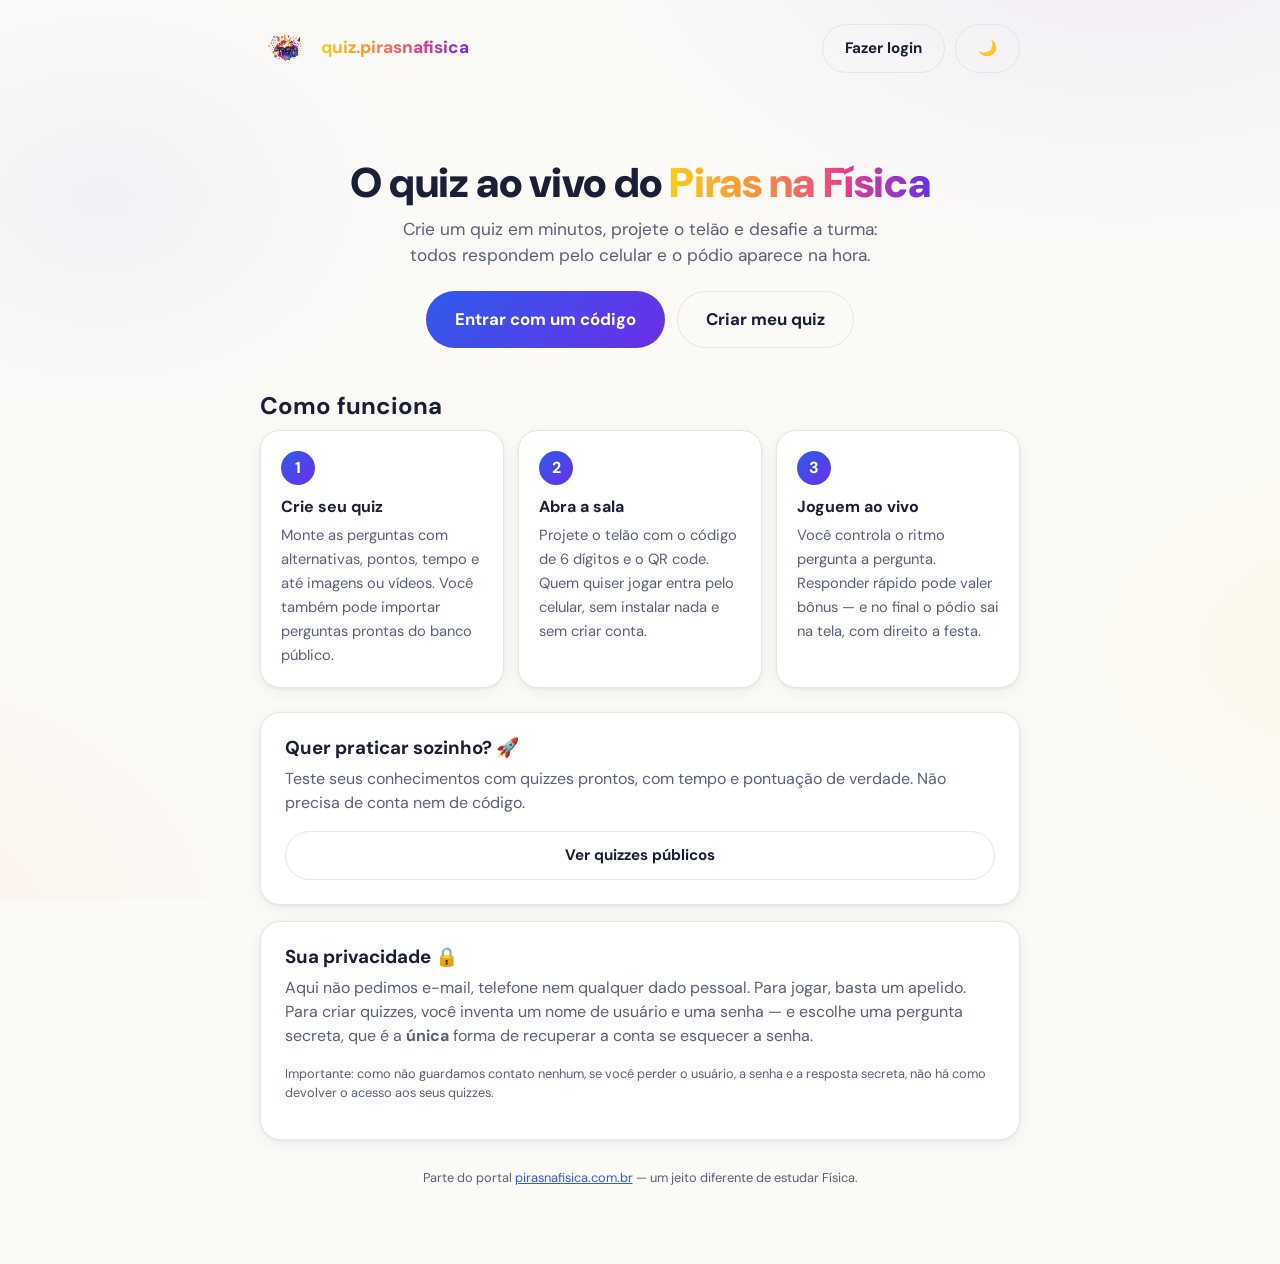
<file: docs/index.html>
<!doctype html>
<html lang="pt-BR">
<head>
<meta charset="utf-8">
<meta name="viewport" content="width=device-width, initial-scale=1">
<title>Quiz · Piras na Física</title>
<meta name="description" content="Quizzes ao vivo para a sala de aula: crie perguntas, projete o telão, os alunos respondem pelo celular e o pódio sai na hora. Também dá para praticar sozinho, sem conta.">
<meta property="og:type" content="website">
<meta property="og:title" content="Quiz Piras na Física — quizzes ao vivo para a sua turma">
<meta property="og:description" content="Crie um quiz em minutos, compartilhe o código e jogue ao vivo. Ou pratique sozinho com quizzes prontos.">
<meta property="og:image" content="https://quiz.pirasnafisica.com.br/assets/img/og-logo.jpg">
<meta property="og:image:width" content="1080">
<meta property="og:image:height" content="1080">
<meta property="og:image:type" content="image/jpeg">
<meta property="og:locale" content="pt_BR">
<meta property="og:url" content="https://quiz.pirasnafisica.com.br/">
<meta name="twitter:card" content="summary_large_image">
<link rel="canonical" href="https://quiz.pirasnafisica.com.br/">
<link rel="icon" type="image/png" sizes="32x32" href="assets/img/icons/favicon-32.png">
<link rel="icon" type="image/png" sizes="16x16" href="assets/img/icons/favicon-16.png">
<link rel="apple-touch-icon" href="assets/img/icons/apple-touch-icon.png">
<link rel="manifest" href="manifest.webmanifest">
<meta name="theme-color" content="#1e2a78">
<link rel="preconnect" href="https://fonts.googleapis.com">
<link rel="preconnect" href="https://fonts.gstatic.com" crossorigin>
<link rel="stylesheet" href="https://fonts.googleapis.com/css2?family=DM+Sans:wght@400;500;700;900&family=Space+Mono:wght@700&display=swap">
<link rel="stylesheet" href="assets/css/estilo.css">
<script src="assets/js/tema.js"></script>
<!-- Google tag (gtag.js) -->
<script async src="https://www.googletagmanager.com/gtag/js?id=G-TY56KM22X8"></script>
<script>
  window.dataLayer = window.dataLayer || [];
  function gtag(){dataLayer.push(arguments);}
  gtag('js', new Date());

  gtag('config', 'G-TY56KM22X8');
</script>
</head>
<body>
<div class="container">
  <div class="row-between cabecalho-pagina">
    <a class="brand" href="index.html" style="margin-bottom:0"><img src="assets/img/explosao_transparente.png" alt=""><span class="brand-nome">quiz.pirasnafisica</span></a>
    <div class="row">
      <a class="btn btn-ghost" href="login.html" id="link-login">Fazer login</a>
      <button class="btn btn-ghost" id="botao-tema" type="button" aria-label="Alternar tema">🌙</button>
    </div>
  </div>

  <div class="hero">
    <h1>O quiz ao vivo do <span class="grad">Piras na Física</span></h1>
    <p class="hero-sub">
      Crie um quiz em minutos, projete o telão e desafie a turma:
      todos respondem pelo celular e o pódio aparece na hora.
    </p>
    <div class="hero-cta">
      <a class="btn btn-primary btn-lg" href="entrar.html">Entrar com um código</a>
      <a class="btn btn-ghost btn-lg" href="login.html" id="link-conta">Criar meu quiz</a>
    </div>
  </div>

  <h2 style="margin-top:36px">Como funciona</h2>
  <ol class="steps">
    <li>
      <strong>Crie seu quiz</strong>
      <span>Monte as perguntas com alternativas, pontos, tempo e até imagens ou vídeos. Você também pode importar perguntas prontas do banco público.</span>
    </li>
    <li>
      <strong>Abra a sala</strong>
      <span>Projete o telão com o código de 6 dígitos e o QR code. Quem quiser jogar entra pelo celular, sem instalar nada e sem criar conta.</span>
    </li>
    <li>
      <strong>Joguem ao vivo</strong>
      <span>Você controla o ritmo pergunta a pergunta. Responder rápido pode valer bônus — e no final o pódio sai na tela, com direito a festa.</span>
    </li>
  </ol>

  <div class="card" style="margin-top:24px">
    <h3>Quer praticar sozinho? 🚀</h3>
    <p>Teste seus conhecimentos com quizzes prontos, com tempo e pontuação de verdade. Não precisa de conta nem de código.</p>
    <a class="btn btn-ghost btn-block" href="publicos.html">Ver quizzes públicos</a>
  </div>

  <div class="card">
    <h3>Sua privacidade 🔒</h3>
    <p>
      Aqui não pedimos e-mail, telefone nem qualquer dado pessoal.
      Para jogar, basta um apelido. Para criar quizzes, você inventa um
      nome de usuário e uma senha — e escolhe uma pergunta secreta, que é a
      <strong>única</strong> forma de recuperar a conta se esquecer a senha.
    </p>
    <p class="hint">
      Importante: como não guardamos contato nenhum, se você perder o usuário,
      a senha e a resposta secreta, não há como devolver o acesso aos seus quizzes.
    </p>
  </div>

  <p class="hint" style="text-align:center; margin-top:28px">
    Parte do portal <a href="https://pirasnafisica.com.br">pirasnafisica.com.br</a> — um jeito diferente de estudar Física.
  </p>
</div>

<script type="module">
import { lerSessao } from './assets/js/sessao.js';

if (lerSessao()?.sessionToken) {
  for (const link of [document.getElementById('link-conta'), document.getElementById('link-login')]) {
    link.href = 'painel.html';
    link.textContent = 'Meus quizzes';
  }
}
</script>
</body>
</html>
</file>
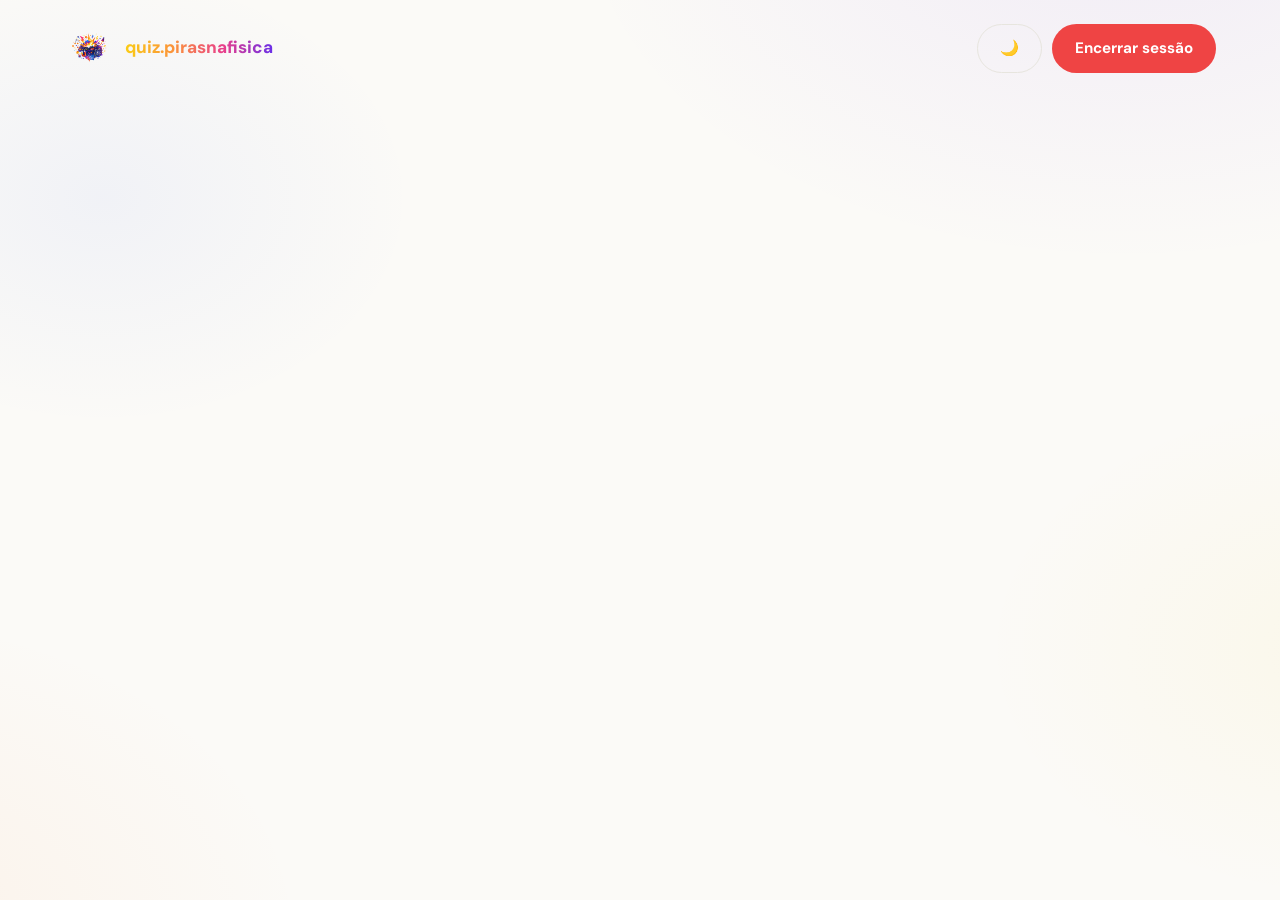
<file: docs/admin.html>
<!doctype html>
<html lang="pt-BR">
<head>
<meta charset="utf-8">
<meta name="viewport" content="width=device-width, initial-scale=1">
<title>Painel do host · Quiz Piras na Física</title>
<meta name="description" content="Painel de controle do apresentador durante o quiz ao vivo.">
<meta name="robots" content="noindex">
<link rel="icon" type="image/png" sizes="32x32" href="assets/img/icons/favicon-32.png">
<link rel="icon" type="image/png" sizes="16x16" href="assets/img/icons/favicon-16.png">
<link rel="apple-touch-icon" href="assets/img/icons/apple-touch-icon.png">
<link rel="manifest" href="manifest.webmanifest">
<meta name="theme-color" content="#1e2a78">
<link rel="preconnect" href="https://fonts.googleapis.com">
<link rel="preconnect" href="https://fonts.gstatic.com" crossorigin>
<link rel="stylesheet" href="https://fonts.googleapis.com/css2?family=DM+Sans:wght@400;500;700;900&family=Space+Mono:wght@700&display=swap">
<link rel="stylesheet" href="assets/css/estilo.css">
<script src="assets/js/tema.js"></script>
<style>
  /* Controle com uma mão no celular: botão de ação preso ao rodapé */
  @media (max-width: 560px) {
    #area-acao {
      position: sticky;
      bottom: 12px;
      z-index: 10;
    }
    #area-acao .btn { box-shadow: var(--shadow-pop); }
  }
</style>
<!-- Google tag (gtag.js) -->
<script async src="https://www.googletagmanager.com/gtag/js?id=G-TY56KM22X8"></script>
<script>
  window.dataLayer = window.dataLayer || [];
  function gtag(){dataLayer.push(arguments);}
  gtag('js', new Date());

  gtag('config', 'G-TY56KM22X8');
</script>
</head>
<body>
<div class="container-wide">
  <div class="row-between cabecalho-pagina">
    <a class="brand" href="index.html" style="margin-bottom:0"><img src="assets/img/explosao_transparente.png" alt=""><span class="brand-nome">quiz.pirasnafisica</span></a>
    <div class="row">
      <button class="btn btn-ghost" id="botao-tema" type="button" aria-label="Alternar tema">🌙</button>
      <button class="btn btn-danger" id="botao-encerrar">Encerrar sessão</button>
    </div>
  </div>

  <div id="tela"></div>
</div>

<script type="module">
import { supabase, chamarRpc } from './assets/js/supabase.js';
import { criarSincronizacaoAoVivo } from './assets/js/realtime.js';
import { criarTemporizador } from './assets/js/temporizador.js';
import { escaparHtml, mostrarToast, urlQrCode, copiarTexto, parametrosDaUrl, confirmarAcao } from './assets/js/ui.js';
import { AVATAR_PADRAO } from './assets/js/avatar.js';

const parametros = parametrosDaUrl();
const sessionId = parametros.get('session');
const hostSecret = parametros.get('host');
if (!sessionId || !hostSecret) {
  document.getElementById('tela').innerHTML = '<div class="card empty">Link de host inválido.</div>';
  throw new Error('parametros ausentes');
}

const linkEntrar = `${window.location.origin}${window.location.pathname.replace('admin.html', 'entrar.html')}`;
const linkTelao = `${window.location.origin}${window.location.pathname.replace('admin.html', 'telao.html')}?session=${sessionId}`;
const tela = document.getElementById('tela');
let perguntaIdAtual = undefined;
let temporizador = null;
let redirecionadoParaResultado = false;

function pararTemporizador() {
  if (temporizador) { temporizador.parar(); temporizador = null; }
}

function avatarDe(p) {
  return escaparHtml(p.avatar_emoji || AVATAR_PADRAO);
}

async function chamarHostRpc(nome, extras = {}) {
  try {
    return await chamarRpc(nome, { p_session_id: sessionId, p_credential: hostSecret, ...extras });
  } catch (erro) {
    mostrarToast(erro.message, 'error');
    throw erro;
  }
}

function renderLobby(sessao, participantes) {
  tela.innerHTML = `
    <div class="card" style="text-align:center">
      <p class="hint">Código da sala</p>
      <div class="pin-display">${sessao.pin}</div>
      <p style="margin-top:14px">Participantes acessam <strong>${linkEntrar}</strong> e digitam o código.</p>
      <img src="${urlQrCode(`${linkEntrar}?pin=${sessao.pin}`)}" alt="QR code para entrar" style="margin:14px auto; display:block; border-radius:12px">
      <div class="spread" style="justify-content:center">
        <button class="btn btn-ghost" id="botao-copiar-link">Copiar link de entrada</button>
        <a class="btn btn-ghost" href="${linkTelao}" target="_blank">Abrir telão</a>
      </div>
      <p class="hint" style="margin-top:12px">
        Abra o <strong>telão</strong> no projetor e controle o jogo por aqui.
        Não feche esta aba: este link de host dá controle total da sessão — não o compartilhe.
      </p>
    </div>

    <div class="card">
      <h3>Participantes (${participantes.filter((p) => !p.is_kicked).length})</h3>
      ${participantes.length === 0
        ? '<p class="empty pulso-suave">Ninguém entrou ainda. Compartilhe o código ou o QR code acima.</p>'
        : `<ul class="scoreboard">${participantes.map((p) => `
            <li>
              <span class="avatar">${avatarDe(p)}</span>
              <span>${escaparHtml(p.nickname)}</span>
              ${p.is_kicked ? '<span class="pill" style="margin-left:auto">Removido</span>' : `<button class="btn btn-ghost" style="margin-left:auto" data-kick="${p.id}">Remover</button>`}
            </li>
          `).join('')}</ul>`
      }
    </div>

    <div id="area-acao"><button class="btn btn-primary btn-lg btn-block" id="botao-iniciar">Iniciar quiz</button></div>
  `;

  document.getElementById('botao-copiar-link').addEventListener('click', () => copiarTexto(`${linkEntrar}?pin=${sessao.pin}`));
  document.getElementById('botao-iniciar').addEventListener('click', async () => {
    await chamarHostRpc('session_show_question', { p_question_index: 0 });
  });
  tela.querySelectorAll('[data-kick]').forEach((btn) => {
    btn.addEventListener('click', async () => {
      const confirmado = await confirmarAcao({
        titulo: 'Remover participante',
        mensagem: 'Essa pessoa sai do jogo e não pode voltar com o mesmo apelido. Remover mesmo assim?',
        rotuloConfirmar: 'Remover',
        perigoso: true,
      });
      if (!confirmado) return;
      await chamarHostRpc('session_kick_participant', { p_participant_id: btn.dataset.kick });
    });
  });
}

function renderMedia(estado) {
  if (!estado.q_media_url) return '';
  if (estado.q_media_type === 'image') {
    return `<div class="media-preview"><img src="${escaparHtml(estado.q_media_url)}" alt=""></div>`;
  }
  if (estado.q_media_type === 'youtube') {
    const m = estado.q_media_url.match(/(?:youtu\.be\/|youtube\.com\/(?:watch\?v=|embed\/|shorts\/))([\w-]{11})/);
    return m ? `<div class="media-preview"><iframe src="https://www.youtube.com/embed/${m[1]}" allowfullscreen></iframe></div>` : '';
  }
  return '';
}

async function renderPergunta(estado, participantes, respostaCount) {
  const opcoes = estado.q_options || [];
  let distribuicao = {};
  let totalRespostas = estado.question_status === 'open' ? (respostaCount ?? 0) : 0;

  if (estado.question_status === 'closed' || estado.question_status === 'revealed') {
    try {
      const respostas = await chamarRpc('session_current_answers', { p_session_id: sessionId });
      totalRespostas = respostas.length;
      for (const r of respostas) distribuicao[r.choice_key] = (distribuicao[r.choice_key] || 0) + 1;
    } catch {}
  }

  const opcoesHtml = opcoes.map((op) => {
    const classes = ['option-card'];
    if (estado.question_status === 'revealed' && op.key === estado.reveal_correct_key) classes.push('is-correct');
    const contagem = distribuicao[op.key] || 0;
    const mostrarContagem = estado.question_status === 'closed' || estado.question_status === 'revealed';
    return `
      <div class="${classes.join(' ')}" data-letra="${op.key}">
        <span class="badge">${op.key}</span><span style="flex:1">${escaparHtml(op.label)}</span>
        ${mostrarContagem ? `<span class="pill">${contagem}</span>` : ''}
      </div>
    `;
  }).join('');

  const acoes = {
    shown: '<button class="btn btn-primary btn-lg btn-block" id="botao-acao" data-acao="abrir">Abrir tempo</button>',
    open: '<button class="btn btn-primary btn-lg btn-block" id="botao-acao" data-acao="fechar">Fechar tempo</button>',
    closed: '<button class="btn btn-primary btn-lg btn-block" id="botao-acao" data-acao="revelar">Revelar resposta</button>',
    revealed: `<button class="btn btn-primary btn-lg btn-block" id="botao-acao" data-acao="proxima">${
      (estado.q_index ?? 0) + 1 >= (estado.q_total ?? 1) ? 'Ver resultado final' : 'Próxima pergunta'
    }</button>`,
  }[estado.question_status] || '';

  tela.innerHTML = `
    <div class="card">
      <div class="row-between">
        <span class="pill">Pergunta ${(estado.q_index ?? 0) + 1} de ${estado.q_total ?? '?'}</span>
        <span class="hint">${totalRespostas} resposta(s) · ${participantes.filter((p) => !p.is_kicked).length} participante(s)</span>
      </div>
      ${estado.question_status === 'open' ? '<div class="timer-bar" id="barra-tempo" style="margin:14px 0"><span style="width:100%"></span></div>' : ''}
      <h2>${escaparHtml(estado.q_text)}</h2>
      ${renderMedia(estado)}
      <div class="option-grid">${opcoesHtml}</div>
      <div id="area-acao" style="margin-top:16px">${acoes}</div>
    </div>
  `;

  const botaoAcao = document.getElementById('botao-acao');
  if (botaoAcao) {
    botaoAcao.addEventListener('click', async () => {
      botaoAcao.disabled = true;
      const acao = botaoAcao.dataset.acao;
      try {
        if (acao === 'abrir') await chamarHostRpc('session_open_timer');
        else if (acao === 'fechar') await chamarHostRpc('session_close_timer');
        else if (acao === 'revelar') await chamarHostRpc('session_reveal');
        else if (acao === 'proxima') {
          const [resultado] = await chamarRpc('session_next_or_finish', { p_session_id: sessionId, p_credential: hostSecret });
          if (resultado.finished) {
            redirecionadoParaResultado = true;
            window.location.href = `resultado.html?session=${sessionId}`;
          }
        }
      } finally {
        botaoAcao.disabled = false;
      }
    });
  }

  if (estado.question_status === 'open' && !temporizador) {
    temporizador = criarTemporizador({
      segundosTotais: estado.q_seconds,
      aoAtualizar: (restanteMs, totalMs) => {
        const barra = document.getElementById('barra-tempo');
        if (!barra) return;
        barra.querySelector('span').style.width = `${Math.max(0, (restanteMs / totalMs) * 100)}%`;
        barra.classList.toggle('is-urgente', restanteMs / totalMs <= 0.2);
      },
    });
    const calibrado = await temporizador.calibrar(sessionId);
    if (calibrado) temporizador.iniciar();
  }
}

async function renderizar({ estado, sessao, participantes, respostaCount }) {
  if (!estado || !sessao || redirecionadoParaResultado) return;

  if (sessao.status === 'finished') {
    redirecionadoParaResultado = true;
    window.location.href = `resultado.html?session=${sessionId}`;
    return;
  }

  if (estado.current_question_id !== perguntaIdAtual) {
    perguntaIdAtual = estado.current_question_id;
    pararTemporizador();
  }

  if (sessao.status === 'lobby') {
    renderLobby(sessao, participantes);
  } else {
    await renderPergunta(estado, participantes, respostaCount);
  }
}

document.getElementById('botao-encerrar').addEventListener('click', async () => {
  const confirmado = await confirmarAcao({
    titulo: 'Encerrar sessão',
    mensagem: 'O jogo termina agora para todos os participantes e o placar atual vira o resultado final.',
    rotuloConfirmar: 'Encerrar para todos',
    perigoso: true,
  });
  if (!confirmado) return;
  await chamarHostRpc('session_end');
  window.location.href = `resultado.html?session=${sessionId}`;
});

const sync = criarSincronizacaoAoVivo({
  nomeCanal: `quiz-admin-${sessionId}`,
  tabelas: [
    { nome: 'session_state', coluna: 'session_id', valor: sessionId },
    { nome: 'game_sessions', coluna: 'id', valor: sessionId },
    { nome: 'participants', coluna: 'session_id', valor: sessionId },
  ],
  buscar: async () => {
    const [{ data: estado }, { data: sessao }, { data: participantes }] = await Promise.all([
      supabase.from('session_state').select('*').eq('session_id', sessionId).maybeSingle(),
      supabase.from('game_sessions').select('*').eq('id', sessionId).maybeSingle(),
      supabase.from('participants').select('*').eq('session_id', sessionId).order('joined_at'),
    ]);
    let respostaCount = null;
    if (estado?.question_status === 'open') {
      try { respostaCount = await chamarRpc('session_current_answer_count', { p_session_id: sessionId }); } catch {}
    }
    return { estado, sessao, participantes: participantes || [], respostaCount };
  },
  atualizar: renderizar,
  intervaloPollMs: 2000,
});

sync.iniciar();
</script>
</body>
</html>
</file>
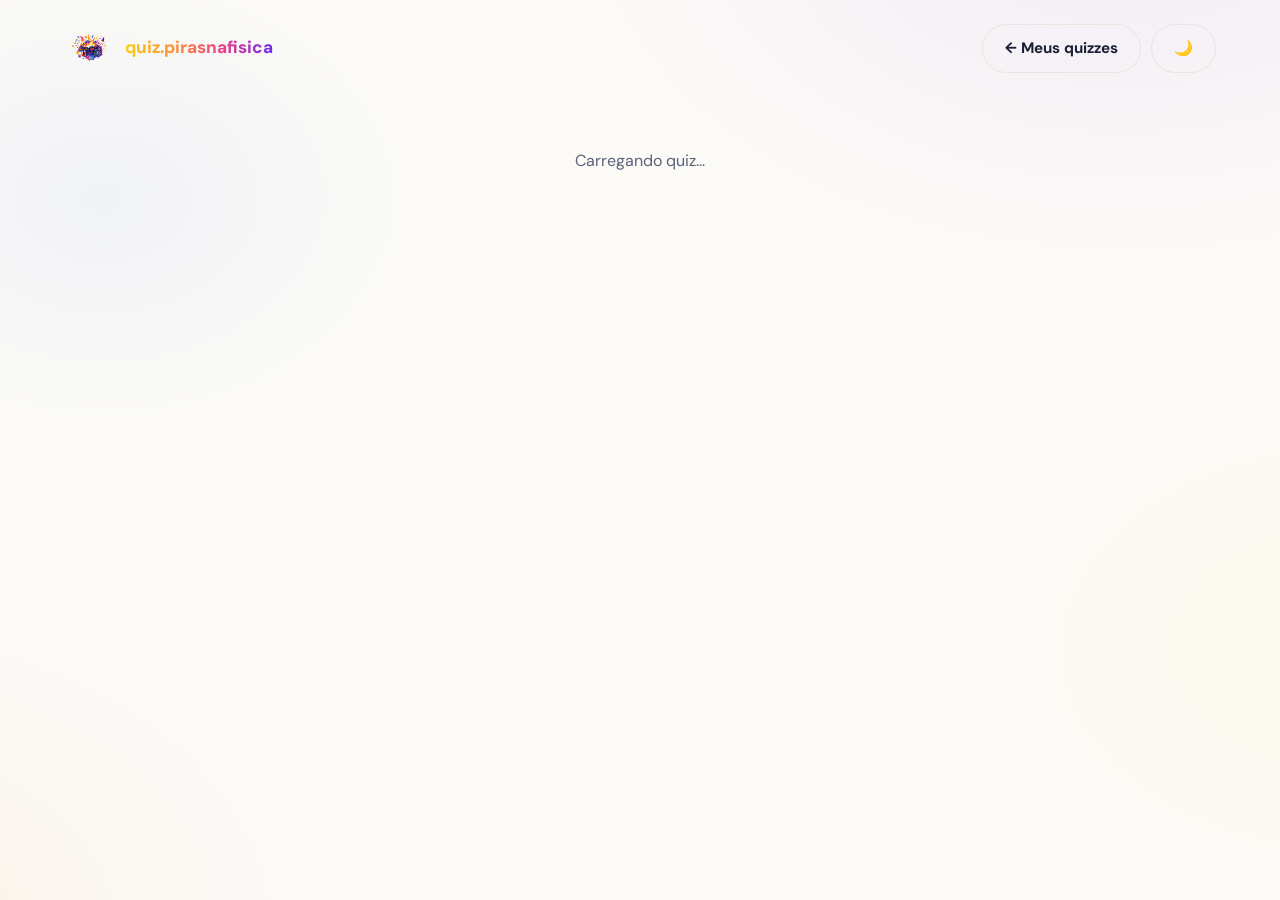
<file: docs/editar.html>
<!doctype html>
<html lang="pt-BR">
<head>
<meta charset="utf-8">
<meta name="viewport" content="width=device-width, initial-scale=1">
<title>Editar quiz · Quiz Piras na Física</title>
<meta name="description" content="Editor de quiz: perguntas, alternativas, mídias e importação do banco público.">
<meta name="robots" content="noindex">
<link rel="icon" type="image/png" sizes="32x32" href="assets/img/icons/favicon-32.png">
<link rel="icon" type="image/png" sizes="16x16" href="assets/img/icons/favicon-16.png">
<link rel="apple-touch-icon" href="assets/img/icons/apple-touch-icon.png">
<link rel="manifest" href="manifest.webmanifest">
<meta name="theme-color" content="#1e2a78">
<link rel="preconnect" href="https://fonts.googleapis.com">
<link rel="preconnect" href="https://fonts.gstatic.com" crossorigin>
<link rel="stylesheet" href="https://fonts.googleapis.com/css2?family=DM+Sans:wght@400;500;700;900&family=Space+Mono:wght@700&display=swap">
<link rel="stylesheet" href="assets/css/estilo.css">
<script src="assets/js/tema.js"></script>
<style>
  /* No celular, a linha de cada pergunta quebra em coluna para os botões caberem */
  @media (max-width: 560px) {
    #lista-perguntas .scoreboard li { flex-wrap: wrap; }
    #lista-perguntas .scoreboard li > span:first-of-type { width: 100%; }
  }
</style>
<!-- Google tag (gtag.js) -->
<script async src="https://www.googletagmanager.com/gtag/js?id=G-TY56KM22X8"></script>
<script>
  window.dataLayer = window.dataLayer || [];
  function gtag(){dataLayer.push(arguments);}
  gtag('js', new Date());

  gtag('config', 'G-TY56KM22X8');
</script>
</head>
<body>
<div class="container-wide">
  <div class="row-between cabecalho-pagina">
    <a class="brand" href="painel.html" style="margin-bottom:0"><img src="assets/img/explosao_transparente.png" alt=""><span class="brand-nome">quiz.pirasnafisica</span></a>
    <div class="row">
      <a class="btn btn-ghost" href="painel.html">← Meus quizzes</a>
      <button class="btn btn-ghost" id="botao-tema" type="button" aria-label="Alternar tema">🌙</button>
    </div>
  </div>

  <div id="carregando" class="empty">Carregando quiz...</div>

  <div id="conteudo" style="display:none">
    <div class="card">
      <div class="row-between">
        <h1 id="titulo-exibicao" style="margin:0"></h1>
        <a class="btn btn-ghost" id="link-praticar" href="#" target="_blank">Praticar sozinho</a>
      </div>
      <div class="row" style="margin-top:10px">
        <span class="pill" id="pill-visibilidade"></span>
        <button class="btn btn-ghost" id="botao-tornar-publico" style="display:none">Pedir publicação no banco público</button>
        <button class="btn btn-ghost" id="botao-tornar-privado" style="display:none">Tornar privado</button>
      </div>
      <p class="hint" id="hint-visibilidade" style="margin-top:8px"></p>
    </div>

    <div class="card">
      <h3>Configurações</h3>
      <form id="form-config">
        <div class="field">
          <label class="field-label" for="config-titulo">Título</label>
          <input type="text" id="config-titulo" maxlength="120" required>
        </div>
        <div class="field">
          <label class="field-label" for="config-descricao">Descrição</label>
          <textarea id="config-descricao" maxlength="500"></textarea>
        </div>
        <div class="field">
          <label class="field-label" for="config-segundos">Tempo padrão por pergunta (segundos)</label>
          <input type="number" id="config-segundos" min="5" max="300" required>
          <p class="hint">Cada pergunta pode ter um tempo próprio; este é o valor usado quando você não define um.</p>
        </div>
        <div class="field">
          <label class="row" style="font-weight:600">
            <input type="checkbox" id="config-bonus-ativado" style="width:auto">
            Bônus de velocidade (responder mais rápido vale mais pontos)
          </label>
          <p class="hint">Com o bônus ligado, quem acerta ganha os pontos da pergunta + um extra proporcional ao tempo que sobrou. Vale no jogo ao vivo e no modo praticar.</p>
        </div>
        <div class="field" id="campo-bonus-pct">
          <label class="field-label" for="config-bonus-pct">Bônus máximo (% dos pontos da pergunta, para quem responder instantaneamente)</label>
          <input type="number" id="config-bonus-pct" min="0" max="100" required>
          <p class="hint">Exemplo: pergunta de 100 pontos com bônus de 50% — acerto imediato vale 150; acerto no último segundo vale 100.</p>
        </div>
        <button class="btn btn-primary" type="submit">Salvar configurações</button>
      </form>
    </div>

    <div class="card">
      <div class="row-between">
        <h3 style="margin:0">Perguntas</h3>
        <button class="btn btn-primary" id="botao-nova-pergunta">+ Adicionar pergunta</button>
      </div>
      <div id="lista-perguntas"></div>
    </div>

    <div class="card" id="card-form-pergunta" style="display:none">
      <h3 id="titulo-form-pergunta">Nova pergunta</h3>
      <form id="form-pergunta">
        <div class="field">
          <label class="field-label" for="pergunta-texto">Pergunta</label>
          <textarea id="pergunta-texto" maxlength="500" required></textarea>
        </div>

        <div class="field">
          <label class="field-label">Mídia (opcional)</label>
          <div class="spread">
            <select id="pergunta-media-tipo" style="width:auto">
              <option value="">Nenhuma</option>
              <option value="image">Imagem</option>
              <option value="youtube">Vídeo do YouTube</option>
            </select>
            <input type="url" id="pergunta-media-url" placeholder="https://..." style="flex:1; min-width:200px">
          </div>
          <div id="previa-media" style="margin-top:10px"></div>
        </div>

        <div class="field">
          <label class="field-label">Alternativas (marque a correta)</label>
          <div id="lista-opcoes" class="stack"></div>
          <button type="button" class="btn btn-ghost" id="botao-add-opcao" style="margin-top:8px">+ Alternativa</button>
        </div>

        <div class="spread">
          <div class="field" style="flex:1; min-width:160px">
            <label class="field-label" for="pergunta-pontos">Pontos</label>
            <input type="number" id="pergunta-pontos" min="1" required>
          </div>
          <div class="field" style="flex:1; min-width:160px">
            <label class="field-label" for="pergunta-segundos">Tempo (segundos, opcional)</label>
            <input type="number" id="pergunta-segundos" min="5" max="300" placeholder="Usar padrão do quiz">
          </div>
        </div>

        <div class="field">
          <label class="field-label" for="pergunta-tags">Tags de tema (separadas por vírgula)</label>
          <input type="text" id="pergunta-tags" list="lista-tags-sugeridas" placeholder="Ex.: Cinemática, Copa do Mundo">
          <datalist id="lista-tags-sugeridas"></datalist>
        </div>

        <div class="row">
          <button class="btn btn-primary" type="submit">Salvar pergunta</button>
          <button class="btn btn-ghost" type="button" id="botao-cancelar-pergunta">Cancelar</button>
        </div>
      </form>
    </div>

    <div class="card">
      <h3>Banco de perguntas público</h3>
      <p>Busque perguntas já aprovadas de outros quizzes, marque as que quiser e importe todas de uma vez. Perguntas que você já importou não aparecem de novo.</p>
      <div class="spread">
        <input type="text" id="banco-busca" placeholder="Buscar por texto..." style="flex:1; min-width:200px">
        <select id="banco-tag" style="width:auto"><option value="">Todas as tags</option></select>
        <button class="btn btn-ghost" id="botao-banco-buscar">Buscar</button>
      </div>
      <div id="lista-banco" style="margin-top:12px"></div>
      <div class="row" id="acoes-banco" style="margin-top:12px; display:none">
        <button class="btn btn-primary" id="botao-banco-importar" disabled>Importar selecionadas</button>
        <button class="btn btn-ghost" id="botao-banco-marcar-todas">Marcar todas</button>
      </div>
    </div>

    <div class="card">
      <h3>Importar arquivo</h3>
      <p>Se você já tem as perguntas escritas em outro lugar, dá para adicionar todas de uma vez enviando um arquivo <code>.json</code>.</p>

      <details class="guia-json">
        <summary>O que é um arquivo .json e como criar o seu</summary>
        <p>
          Um arquivo <code>.json</code> é um arquivo de <strong>texto comum</strong> — dá para criar e editar
          no Bloco de Notas do Windows ou em qualquer editor de texto. A única diferença é que o conteúdo
          segue um formato organizado, com colchetes e chaves, que o computador consegue ler sem se confundir.
        </p>
        <ol>
          <li>Baixe o <strong>arquivo modelo</strong> no botão abaixo (ou copie o exemplo).</li>
          <li>Abra o arquivo com o Bloco de Notas (botão direito → Abrir com → Bloco de Notas).</li>
          <li>Edite as perguntas mantendo o formato: cada pergunta fica entre <code>{ }</code> e a lista toda entre <code>[ ]</code>, separadas por vírgula.</li>
          <li>Salve (mantendo o final <code>.json</code> no nome) e envie o arquivo aqui embaixo.</li>
        </ol>
        <p>Exemplo com duas perguntas:</p>
<pre class="bloco-codigo" id="modelo-json">[
  {
    "text": "Qual é a unidade de força no SI?",
    "options": [
      { "key": "a", "label": "Newton" },
      { "key": "b", "label": "Joule" },
      { "key": "c", "label": "Watt" },
      { "key": "d", "label": "Pascal" }
    ],
    "correct_key": "a",
    "points": 100,
    "tags": ["Dinâmica"]
  },
  {
    "text": "Um carro percorre 100 m em 5 s. Qual é a velocidade média?",
    "options": [
      { "key": "a", "label": "10 m/s" },
      { "key": "b", "label": "20 m/s" }
    ],
    "correct_key": "b",
    "points": 150,
    "question_seconds": 30,
    "tags": ["Cinemática"]
  }
]</pre>
        <p class="hint">
          Em cada pergunta: <code>text</code> é o enunciado, <code>options</code> são as alternativas
          (de 2 a 4, cada uma com a letra em <code>key</code> e o texto em <code>label</code>) e
          <code>correct_key</code> é a letra da alternativa correta — esses três são obrigatórios.
          Os demais são opcionais: <code>points</code> (se não informar, vale 100),
          <code>question_seconds</code> (tempo da pergunta; sem ele, usa o padrão do quiz),
          <code>tags</code> (temas) e <code>media_url</code> + <code>media_type</code>
          (<code>"image"</code> ou <code>"youtube"</code>) para pergunta com mídia.
        </p>
      </details>

      <div class="row" style="margin:12px 0">
        <button class="btn btn-ghost" id="botao-baixar-modelo" type="button">Baixar arquivo modelo</button>
      </div>
      <input type="file" id="arquivo-importar" accept="application/json,.json">
    </div>

    <div class="card">
      <div class="row-between">
        <h3 style="margin:0">Hospedar ao vivo</h3>
        <button class="btn btn-danger" id="botao-excluir-quiz">Excluir quiz</button>
      </div>
      <p>Ao hospedar, você recebe um código de 6 dígitos para compartilhar com os participantes.</p>
      <p class="hint">
        Como funciona: você cai no <strong>painel de controle</strong> (link secreto, não compartilhe)
        e de lá abre o <strong>telão</strong> para projetar. Os participantes entram pelo celular
        com o código ou o QR code — sem instalar nada.
      </p>
      <button class="btn btn-primary btn-lg btn-block" id="botao-hospedar">Hospedar agora</button>
    </div>
  </div>
</div>

<script type="module">
import { chamarRpc } from './assets/js/supabase.js';
import { exigirSessaoOuRedirecionar, limparSessao } from './assets/js/sessao.js';
import { escaparHtml, mostrarToast, parametrosDaUrl, confirmarAcao } from './assets/js/ui.js';

const sessao = exigirSessaoOuRedirecionar();
const quizId = parametrosDaUrl().get('quiz');
if (sessao && !quizId) window.location.href = 'painel.html';

let quiz = null;
let editandoPerguntaId = null;
const LETRAS = ['A', 'B', 'C', 'D'];

async function chamarQuizRpc(nome, extras = {}) {
  try {
    return await chamarRpc(nome, { p_session_token: sessao.sessionToken, p_quiz_id: quizId, ...extras });
  } catch (erro) {
    if (/sess[aã]o expirada/i.test(erro.message)) {
      limparSessao();
      window.location.href = 'login.html';
    }
    throw erro;
  }
}

async function carregarQuiz() {
  try {
    quiz = await chamarQuizRpc('quiz_get_for_edit');
  } catch (erro) {
    document.getElementById('carregando').textContent = erro.message;
    return;
  }
  document.getElementById('carregando').style.display = 'none';
  document.getElementById('conteudo').style.display = 'block';
  renderizarTudo();
}

const ROTULO_VISIBILIDADE = {
  private: 'Privado',
  pending: 'Aguardando revisão',
  public: 'Público (no banco de perguntas)',
};
const DICA_VISIBILIDADE = {
  private: 'Só você vê e edita este quiz.',
  pending: 'Foi pedido para entrar no banco público — aguardando um administrador aprovar.',
  public: 'Este quiz está no banco público: qualquer um pode praticá-lo e usar suas perguntas.',
};

function renderizarVisibilidade() {
  document.getElementById('pill-visibilidade').textContent = ROTULO_VISIBILIDADE[quiz.visibility] || quiz.visibility;
  document.getElementById('hint-visibilidade').textContent = DICA_VISIBILIDADE[quiz.visibility] || '';
  document.getElementById('botao-tornar-publico').style.display = quiz.visibility === 'private' ? 'inline-flex' : 'none';
  document.getElementById('botao-tornar-privado').style.display = quiz.visibility !== 'private' ? 'inline-flex' : 'none';
  document.getElementById('link-praticar').href = `praticar.html?quiz=${quizId}`;
}

function renderizarTudo() {
  document.getElementById('titulo-exibicao').textContent = quiz.title;
  renderizarVisibilidade();

  document.getElementById('config-titulo').value = quiz.title;
  document.getElementById('config-descricao').value = quiz.description || '';
  document.getElementById('config-segundos').value = quiz.default_question_seconds;
  document.getElementById('config-bonus-ativado').checked = quiz.speed_bonus_enabled;
  document.getElementById('config-bonus-pct').value = quiz.speed_bonus_pct;
  atualizarVisibilidadeBonus();

  renderizarListaPerguntas();
}

function atualizarVisibilidadeBonus() {
  document.getElementById('campo-bonus-pct').style.display =
    document.getElementById('config-bonus-ativado').checked ? 'block' : 'none';
}
document.getElementById('config-bonus-ativado').addEventListener('change', atualizarVisibilidadeBonus);

function renderizarListaPerguntas() {
  const container = document.getElementById('lista-perguntas');
  const perguntas = [...quiz.questions].sort((a, b) => a.ord - b.ord);
  if (perguntas.length === 0) {
    container.innerHTML = '<p class="empty">Nenhuma pergunta ainda. Adicione a primeira acima.</p>';
    return;
  }
  container.innerHTML = `
    <ul class="scoreboard">
      ${perguntas.map((p, i) => `
        <li>
          <span class="rank">${i + 1}</span>
          <span style="flex:1">${escaparHtml(p.text)}</span>
          <span class="pill">${p.points} pts</span>
          <button class="btn btn-ghost" data-mover="${p.id}" data-direcao="-1" ${i === 0 ? 'disabled' : ''}>↑</button>
          <button class="btn btn-ghost" data-mover="${p.id}" data-direcao="1" ${i === perguntas.length - 1 ? 'disabled' : ''}>↓</button>
          <button class="btn btn-ghost" data-editar="${p.id}">Editar</button>
          <button class="btn btn-danger" data-excluir="${p.id}">Excluir</button>
        </li>
      `).join('')}
    </ul>
  `;

  container.querySelectorAll('[data-editar]').forEach((btn) => {
    btn.addEventListener('click', () => abrirFormPergunta(quiz.questions.find((q) => q.id === btn.dataset.editar)));
  });
  container.querySelectorAll('[data-excluir]').forEach((btn) => {
    btn.addEventListener('click', () => excluirPergunta(btn.dataset.excluir));
  });
  container.querySelectorAll('[data-mover]').forEach((btn) => {
    btn.addEventListener('click', () => moverPergunta(btn.dataset.mover, Number(btn.dataset.direcao)));
  });
}

function novaLinhaOpcao(letra, label = '', marcada = false) {
  const linha = document.createElement('div');
  linha.className = 'row';
  linha.dataset.letra = letra;
  linha.innerHTML = `
    <input type="radio" name="opcao-correta" value="${letra}" ${marcada ? 'checked' : ''} style="width:auto">
    <span class="badge">${letra}</span>
    <input type="text" class="campo-opcao-texto" value="${escaparHtml(label)}" maxlength="200" placeholder="Texto da alternativa" style="flex:1" required>
    <button type="button" class="btn btn-ghost botao-remover-opcao">Remover</button>
  `;
  linha.querySelector('.botao-remover-opcao').addEventListener('click', () => {
    if (document.querySelectorAll('#lista-opcoes > div').length <= 2) {
      mostrarToast('A pergunta precisa de pelo menos 2 alternativas.', 'error');
      return;
    }
    linha.remove();
    renumerarOpcoes();
  });
  return linha;
}

function renumerarOpcoes() {
  const linhas = document.querySelectorAll('#lista-opcoes > div');
  linhas.forEach((linha, i) => {
    const letra = LETRAS[i];
    linha.dataset.letra = letra;
    linha.querySelector('.badge').textContent = letra;
    linha.querySelector('input[type="radio"]').value = letra;
  });
}

document.getElementById('botao-add-opcao').addEventListener('click', () => {
  const lista = document.getElementById('lista-opcoes');
  if (lista.children.length >= 4) {
    mostrarToast('Máximo de 4 alternativas.', 'error');
    return;
  }
  lista.appendChild(novaLinhaOpcao(LETRAS[lista.children.length]));
});

function atualizarPreviaMedia() {
  const tipo = document.getElementById('pergunta-media-tipo').value;
  const url = document.getElementById('pergunta-media-url').value.trim();
  const previa = document.getElementById('previa-media');
  if (!tipo || !url) {
    previa.innerHTML = '';
    return;
  }
  if (tipo === 'image') {
    previa.innerHTML = `<div class="media-preview"><img src="${escaparHtml(url)}" alt=""></div>`;
  } else if (tipo === 'youtube') {
    const embed = urlEmbedYoutube(url);
    previa.innerHTML = embed
      ? `<div class="media-preview"><iframe src="${embed}" allowfullscreen></iframe></div>`
      : '<p class="hint">Não consegui reconhecer esse link do YouTube.</p>';
  }
}
document.getElementById('pergunta-media-tipo').addEventListener('change', atualizarPreviaMedia);
document.getElementById('pergunta-media-url').addEventListener('input', atualizarPreviaMedia);

function urlEmbedYoutube(url) {
  const m = url.match(/(?:youtu\.be\/|youtube\.com\/(?:watch\?v=|embed\/|shorts\/))([\w-]{11})/);
  return m ? `https://www.youtube.com/embed/${m[1]}` : null;
}

function abrirFormPergunta(pergunta = null) {
  editandoPerguntaId = pergunta?.id ?? null;
  document.getElementById('titulo-form-pergunta').textContent = pergunta ? 'Editar pergunta' : 'Nova pergunta';
  document.getElementById('pergunta-texto').value = pergunta?.text ?? '';
  document.getElementById('pergunta-pontos').value = pergunta?.points ?? 100;
  document.getElementById('pergunta-segundos').value = pergunta?.question_seconds ?? '';
  document.getElementById('pergunta-media-tipo').value = pergunta?.media_type ?? '';
  document.getElementById('pergunta-media-url').value = pergunta?.media_url ?? '';
  document.getElementById('pergunta-tags').value = (pergunta?.tags ?? []).join(', ');
  atualizarPreviaMedia();

  const lista = document.getElementById('lista-opcoes');
  lista.innerHTML = '';
  const opcoes = pergunta?.options ?? [{ key: 'A', label: '' }, { key: 'B', label: '' }];
  opcoes.forEach((opt, i) => {
    lista.appendChild(novaLinhaOpcao(LETRAS[i], opt.label, opt.key === pergunta?.correct_key));
  });
  if (!pergunta) lista.querySelector('input[type="radio"]').checked = true;

  document.getElementById('card-form-pergunta').style.display = 'block';
  document.getElementById('card-form-pergunta').scrollIntoView({ behavior: 'smooth' });
}

document.getElementById('botao-nova-pergunta').addEventListener('click', () => abrirFormPergunta());
document.getElementById('botao-cancelar-pergunta').addEventListener('click', () => {
  document.getElementById('card-form-pergunta').style.display = 'none';
});

document.getElementById('form-pergunta').addEventListener('submit', async (evento) => {
  evento.preventDefault();
  const texto = document.getElementById('pergunta-texto').value.trim();
  const pontos = Number(document.getElementById('pergunta-pontos').value);
  const segundosCampo = document.getElementById('pergunta-segundos').value;
  const segundos = segundosCampo ? Number(segundosCampo) : null;
  const mediaTipo = document.getElementById('pergunta-media-tipo').value || null;
  const mediaUrl = document.getElementById('pergunta-media-url').value.trim() || null;
  const tags = document.getElementById('pergunta-tags').value.split(',').map((t) => t.trim()).filter(Boolean);

  const linhas = [...document.querySelectorAll('#lista-opcoes > div')];
  const opcoes = linhas.map((linha) => ({
    key: linha.dataset.letra,
    label: linha.querySelector('.campo-opcao-texto').value.trim(),
  }));
  const correta = document.querySelector('input[name="opcao-correta"]:checked')?.value;

  if (opcoes.some((o) => !o.label)) {
    mostrarToast('Preencha o texto de todas as alternativas.', 'error');
    return;
  }
  if (!correta) {
    mostrarToast('Marque qual alternativa é a correta.', 'error');
    return;
  }

  try {
    await chamarQuizRpc('quiz_question_upsert', {
      p_question_id: editandoPerguntaId,
      p_ord: editandoPerguntaId
        ? quiz.questions.find((q) => q.id === editandoPerguntaId).ord
        : quiz.questions.length,
      p_text: texto,
      p_options: opcoes,
      p_correct_key: correta,
      p_points: pontos,
      p_media_url: mediaUrl,
      p_media_type: mediaUrl ? mediaTipo : null,
      p_question_seconds: segundos,
      p_tags: tags,
    });
    document.getElementById('card-form-pergunta').style.display = 'none';
    await carregarQuiz();
    mostrarToast('Pergunta salva.');
  } catch (erro) {
    mostrarToast(erro.message, 'error');
  }
});

async function excluirPergunta(id) {
  const confirmado = await confirmarAcao({
    titulo: 'Excluir pergunta',
    mensagem: 'A pergunta será apagada deste quiz. Essa ação não pode ser desfeita.',
    rotuloConfirmar: 'Excluir',
    perigoso: true,
  });
  if (!confirmado) return;
  try {
    await chamarQuizRpc('quiz_question_delete', { p_question_id: id });
    await carregarQuiz();
    mostrarToast('Pergunta excluída.');
  } catch (erro) {
    mostrarToast(erro.message, 'error');
  }
}

async function moverPergunta(id, direcao) {
  const ordenadas = [...quiz.questions].sort((a, b) => a.ord - b.ord).map((q) => q.id);
  const i = ordenadas.indexOf(id);
  const j = i + direcao;
  if (j < 0 || j >= ordenadas.length) return;
  [ordenadas[i], ordenadas[j]] = [ordenadas[j], ordenadas[i]];
  try {
    await chamarQuizRpc('quiz_question_reorder', { p_question_ids: ordenadas });
    await carregarQuiz();
  } catch (erro) {
    mostrarToast(erro.message, 'error');
  }
}

document.getElementById('form-config').addEventListener('submit', async (evento) => {
  evento.preventDefault();
  const titulo = document.getElementById('config-titulo').value.trim();
  try {
    await chamarQuizRpc('quiz_update_settings', {
      p_title: titulo,
      p_description: document.getElementById('config-descricao').value.trim() || null,
      p_speed_bonus_enabled: document.getElementById('config-bonus-ativado').checked,
      p_speed_bonus_pct: Number(document.getElementById('config-bonus-pct').value),
      p_default_question_seconds: Number(document.getElementById('config-segundos').value),
    });
    await carregarQuiz();
    mostrarToast('Configurações salvas.');
  } catch (erro) {
    mostrarToast(erro.message, 'error');
  }
});

document.getElementById('botao-excluir-quiz').addEventListener('click', async () => {
  const confirmado = await confirmarAcao({
    titulo: 'Excluir quiz',
    mensagem: `"${quiz.title}" e todas as suas perguntas serão apagados de vez. Essa ação não pode ser desfeita.`,
    rotuloConfirmar: 'Excluir de vez',
    perigoso: true,
  });
  if (!confirmado) return;
  try {
    await chamarQuizRpc('quiz_delete');
    window.location.href = 'painel.html';
  } catch (erro) {
    mostrarToast(erro.message, 'error');
  }
});

document.getElementById('botao-hospedar').addEventListener('click', async () => {
  if (!quiz.questions.length) {
    mostrarToast('Adicione pelo menos uma pergunta antes de hospedar.', 'error');
    return;
  }
  try {
    const [sessaoJogo] = await chamarRpc('session_start', { p_session_token: sessao.sessionToken, p_quiz_id: quizId });
    window.location.href = `admin.html?session=${sessaoJogo.session_id}&host=${encodeURIComponent(sessaoJogo.host_secret)}`;
  } catch (erro) {
    mostrarToast(erro.message, 'error');
  }
});

document.getElementById('botao-tornar-publico').addEventListener('click', async () => {
  const confirmado = await confirmarAcao({
    titulo: 'Publicar no banco público',
    mensagem: 'Um administrador vai revisar o quiz. Se aprovado, qualquer pessoa poderá praticá-lo e importar suas perguntas. Você pode torná-lo privado de novo quando quiser.',
    rotuloConfirmar: 'Pedir publicação',
  });
  if (!confirmado) return;
  try {
    await chamarQuizRpc('quiz_request_public');
    await carregarQuiz();
    mostrarToast('Pedido enviado. Aguardando revisão de um administrador.');
  } catch (erro) {
    mostrarToast(erro.message, 'error');
  }
});

document.getElementById('botao-tornar-privado').addEventListener('click', async () => {
  try {
    await chamarQuizRpc('quiz_make_private');
    await carregarQuiz();
    mostrarToast('Quiz voltou a ser privado.');
  } catch (erro) {
    mostrarToast(erro.message, 'error');
  }
});

async function carregarSugestoesDeTags() {
  try {
    const tags = await chamarRpc('question_bank_tags');
    const opcoes = tags.map((t) => `<option value="${escaparHtml(t.tag)}">`).join('');
    document.getElementById('lista-tags-sugeridas').innerHTML = opcoes;
    document.getElementById('banco-tag').innerHTML =
      '<option value="">Todas as tags</option>' + tags.map((t) => `<option value="${escaparHtml(t.tag)}">${escaparHtml(t.tag)}</option>`).join('');
  } catch { /* sugestões são cosméticas, ignora falha */ }
}

function atualizarAcoesBanco() {
  const marcadas = document.querySelectorAll('#lista-banco input[type="checkbox"]:checked').length;
  const botao = document.getElementById('botao-banco-importar');
  botao.disabled = marcadas === 0;
  botao.textContent = marcadas > 0 ? `Importar selecionadas (${marcadas})` : 'Importar selecionadas';
}

async function buscarNoBanco() {
  const busca = document.getElementById('banco-busca').value.trim();
  const tag = document.getElementById('banco-tag').value;
  const lista = document.getElementById('lista-banco');
  const acoes = document.getElementById('acoes-banco');
  lista.innerHTML = '<p class="empty">Buscando...</p>';
  acoes.style.display = 'none';
  try {
    const resultados = await chamarRpc('question_bank_search', {
      p_tags: tag ? [tag] : null,
      p_search: busca || null,
      p_exclude_quiz_id: quizId,
    });
    if (resultados.length === 0) {
      lista.innerHTML = '<p class="empty">Nenhuma pergunta encontrada.</p>';
      return;
    }
    lista.innerHTML = `
      <ul class="scoreboard">
        ${resultados.map((r) => `
          <li>
            <label class="row" style="flex:1; cursor:pointer">
              <input type="checkbox" value="${r.question_id}" style="width:auto">
              <span style="flex:1">
                ${escaparHtml(r.text)}
                <br><span class="hint">${escaparHtml(r.quiz_title)} — ${(r.tags || []).map(escaparHtml).join(', ')}</span>
              </span>
            </label>
          </li>
        `).join('')}
      </ul>
    `;
    lista.querySelectorAll('input[type="checkbox"]').forEach((cb) => {
      cb.addEventListener('change', atualizarAcoesBanco);
    });
    acoes.style.display = 'flex';
    atualizarAcoesBanco();
  } catch (erro) {
    lista.innerHTML = '';
    mostrarToast(erro.message, 'error');
  }
}
document.getElementById('botao-banco-buscar').addEventListener('click', buscarNoBanco);

document.getElementById('botao-banco-marcar-todas').addEventListener('click', () => {
  document.querySelectorAll('#lista-banco input[type="checkbox"]').forEach((cb) => { cb.checked = true; });
  atualizarAcoesBanco();
});

document.getElementById('botao-banco-importar').addEventListener('click', async (evento) => {
  const ids = [...document.querySelectorAll('#lista-banco input[type="checkbox"]:checked')].map((cb) => cb.value);
  if (ids.length === 0) return;
  evento.target.disabled = true;
  try {
    const quantidade = await chamarQuizRpc('quiz_questions_import_from_bank', { p_source_question_ids: ids });
    await carregarQuiz();
    mostrarToast(`${quantidade} pergunta(s) importada(s).`);
    await buscarNoBanco(); // as importadas somem da lista
  } catch (erro) {
    mostrarToast(erro.message, 'error');
    atualizarAcoesBanco();
  }
});

document.getElementById('botao-baixar-modelo').addEventListener('click', () => {
  const conteudo = document.getElementById('modelo-json').textContent;
  const blob = new Blob([conteudo], { type: 'application/json' });
  const link = document.createElement('a');
  link.href = URL.createObjectURL(blob);
  link.download = 'modelo-perguntas.json';
  link.click();
  URL.revokeObjectURL(link.href);
});

document.getElementById('arquivo-importar').addEventListener('change', async (evento) => {
  const arquivo = evento.target.files[0];
  if (!arquivo) return;
  try {
    const texto = await arquivo.text();
    const perguntas = JSON.parse(texto);
    const quantidade = await chamarQuizRpc('quiz_questions_bulk_import', { p_questions: perguntas });
    await carregarQuiz();
    mostrarToast(`${quantidade} pergunta(s) importada(s).`);
  } catch (erro) {
    mostrarToast(erro instanceof SyntaxError ? 'Arquivo não é um JSON válido.' : erro.message, 'error');
  } finally {
    evento.target.value = '';
  }
});

if (sessao && quizId) {
  carregarQuiz();
  carregarSugestoesDeTags();
}
</script>
</body>
</html>
</file>
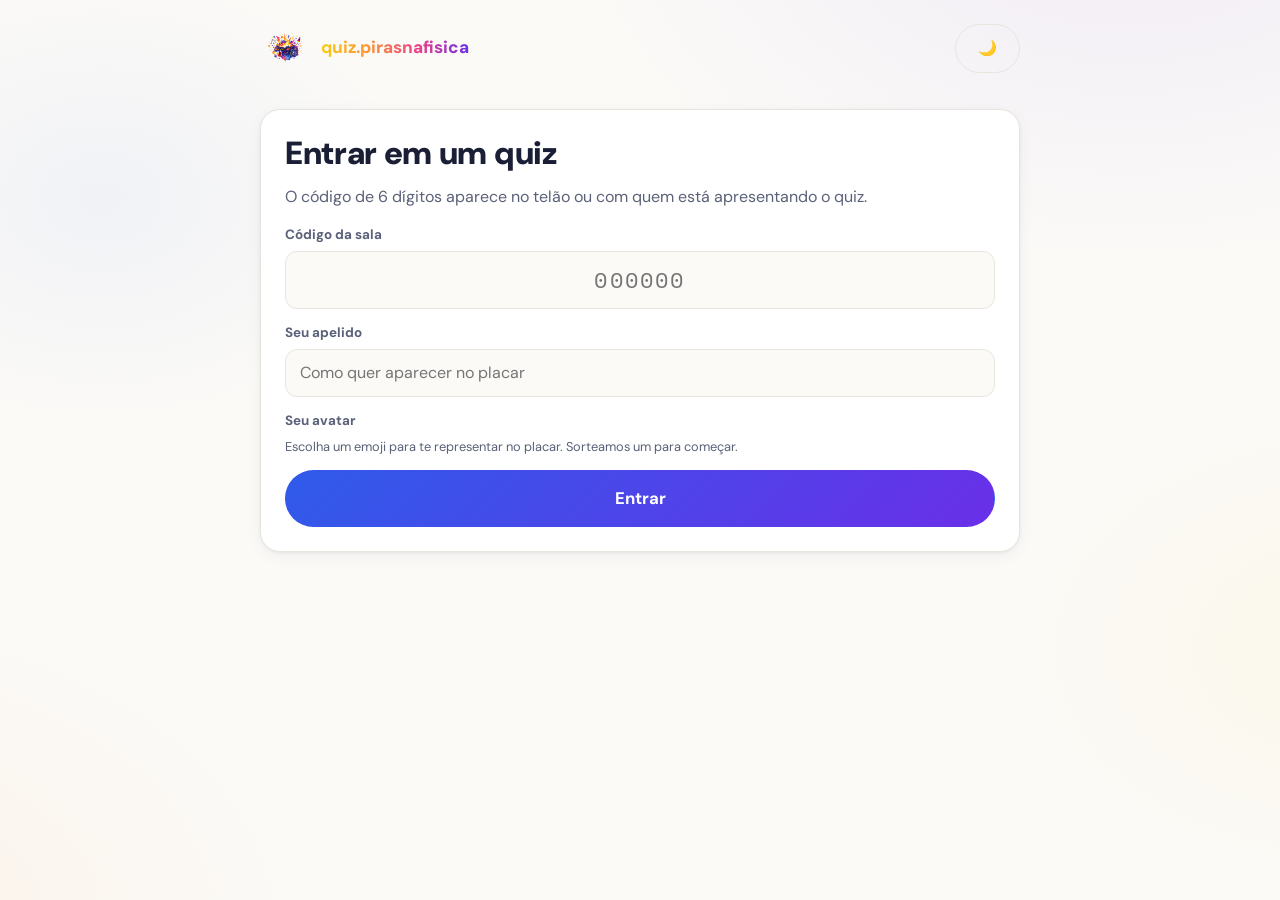
<file: docs/entrar.html>
<!doctype html>
<html lang="pt-BR">
<head>
<meta charset="utf-8">
<meta name="viewport" content="width=device-width, initial-scale=1">
<title>Entrar · Quiz Piras na Física</title>
<meta name="description" content="Entre com o código de 6 dígitos e jogue o quiz ao vivo pelo celular — sem instalar nada e sem criar conta.">
<link rel="canonical" href="https://quiz.pirasnafisica.com.br/entrar.html">
<meta property="og:type" content="website">
<meta property="og:title" content="Entrar num quiz ao vivo — Quiz Piras na Física">
<meta property="og:description" content="Entre com o código de 6 dígitos e jogue o quiz ao vivo pelo celular — sem instalar nada e sem criar conta.">
<meta property="og:image" content="https://quiz.pirasnafisica.com.br/assets/img/og-logo.jpg">
<meta property="og:image:width" content="1080">
<meta property="og:image:height" content="1080">
<meta property="og:image:type" content="image/jpeg">
<meta property="og:locale" content="pt_BR">
<meta property="og:url" content="https://quiz.pirasnafisica.com.br/entrar.html">
<meta name="twitter:card" content="summary_large_image">
<link rel="icon" type="image/png" sizes="32x32" href="assets/img/icons/favicon-32.png">
<link rel="icon" type="image/png" sizes="16x16" href="assets/img/icons/favicon-16.png">
<link rel="apple-touch-icon" href="assets/img/icons/apple-touch-icon.png">
<link rel="manifest" href="manifest.webmanifest">
<meta name="theme-color" content="#1e2a78">
<link rel="preconnect" href="https://fonts.googleapis.com">
<link rel="preconnect" href="https://fonts.gstatic.com" crossorigin>
<link rel="stylesheet" href="https://fonts.googleapis.com/css2?family=DM+Sans:wght@400;500;700;900&family=Space+Mono:wght@700&display=swap">
<link rel="stylesheet" href="assets/css/estilo.css">
<script src="assets/js/tema.js"></script>
<!-- Google tag (gtag.js) -->
<script async src="https://www.googletagmanager.com/gtag/js?id=G-TY56KM22X8"></script>
<script>
  window.dataLayer = window.dataLayer || [];
  function gtag(){dataLayer.push(arguments);}
  gtag('js', new Date());

  gtag('config', 'G-TY56KM22X8');
</script>
</head>
<body>
<div class="container">
  <div class="row-between cabecalho-pagina">
    <a class="brand" href="index.html" style="margin-bottom:0"><img src="assets/img/explosao_transparente.png" alt=""><span class="brand-nome">quiz.pirasnafisica</span></a>
    <button class="btn btn-ghost" id="botao-tema" type="button" aria-label="Alternar tema">🌙</button>
  </div>

  <div class="card">
    <h1>Entrar em um quiz</h1>
    <p>O código de 6 dígitos aparece no telão ou com quem está apresentando o quiz.</p>

    <div id="bloco-conta" style="display:none; margin-bottom:16px">
      <p style="margin-bottom:8px">Você está logado como <strong id="conta-rotulo"></strong>. Como quer jogar?</p>
      <div class="row">
        <button class="btn" type="button" id="aba-conta" style="flex:1">Com minha conta</button>
        <button class="btn btn-ghost" type="button" id="aba-convidado" style="flex:1">Como convidado</button>
      </div>
      <p class="hint" id="hint-modo" style="margin-top:8px"></p>
    </div>

    <form id="form-entrar">
      <div class="field">
        <label class="field-label" for="pin">Código da sala</label>
        <input type="text" id="pin" inputmode="numeric" pattern="[0-9]*" maxlength="6" placeholder="000000" style="font-family:var(--font-mono); font-size:1.4rem; letter-spacing:0.1em; text-align:center" required>
      </div>
      <div class="field">
        <label class="field-label" for="apelido">Seu apelido</label>
        <input type="text" id="apelido" maxlength="24" placeholder="Como quer aparecer no placar" required>
      </div>
      <div class="field">
        <label class="field-label">Seu avatar</label>
        <div id="seletor-avatar"></div>
        <p class="hint">Escolha um emoji para te representar no placar. Sorteamos um para começar.</p>
      </div>
      <button class="btn btn-primary btn-lg btn-block" type="submit" id="botao-entrar">Entrar</button>
      <p class="hint" id="hint-login" style="display:none; text-align:center; margin-top:12px">
        Tem conta? <a href="login.html" id="link-login-participante">Faça login</a> para guardar seus jogos no seu perfil.
      </p>
    </form>
  </div>
</div>

<script type="module">
import { chamarRpc } from './assets/js/supabase.js';
import { salvarParticipante } from './assets/js/participante.js';
import { lerSessao, limparSessao } from './assets/js/sessao.js';
import { mostrarToast, parametrosDaUrl } from './assets/js/ui.js';
import { montarSeletorEmoji, AVATAR_PADRAO } from './assets/js/avatar.js';

const pinPrefill = parametrosDaUrl().get('pin');
if (pinPrefill) document.getElementById('pin').value = pinPrefill;

// Logado, o jogador pode vincular a participação à conta (aparece no perfil)
// ou seguir como convidado. Apelido e avatar vêm pré-preenchidos da conta,
// mas continuam editáveis — valem só para esta sala.
const sessao = lerSessao();
let modo = sessao ? 'conta' : 'convidado';

const seletor = montarSeletorEmoji(document.getElementById('seletor-avatar'), {
  selecionado: sessao?.avatarEmoji,
});

const abaConta = document.getElementById('aba-conta');
const abaConvidado = document.getElementById('aba-convidado');

function aplicarModo(novo) {
  modo = novo;
  abaConta.classList.toggle('btn-ghost', novo !== 'conta');
  abaConvidado.classList.toggle('btn-ghost', novo !== 'convidado');
  document.getElementById('hint-modo').textContent = novo === 'conta'
    ? 'Este jogo vai aparecer no histórico do seu perfil.'
    : 'Nada é vinculado à sua conta neste jogo.';
}

if (sessao) {
  document.getElementById('bloco-conta').style.display = 'block';
  document.getElementById('conta-rotulo').textContent =
    `${sessao.avatarEmoji || AVATAR_PADRAO} ${sessao.username}`;
  const campoApelido = document.getElementById('apelido');
  if (!campoApelido.value) campoApelido.value = sessao.username;
  abaConta.addEventListener('click', () => aplicarModo('conta'));
  abaConvidado.addEventListener('click', () => aplicarModo('convidado'));
  aplicarModo('conta');
} else {
  document.getElementById('hint-login').style.display = 'block';
  // O href é montado no clique para levar junto o PIN já digitado.
  document.getElementById('link-login-participante').addEventListener('click', (evento) => {
    const pin = document.getElementById('pin').value.trim();
    const destino = 'entrar.html' + (pin ? `?pin=${pin}` : '');
    evento.currentTarget.href = 'login.html?next=' + encodeURIComponent(destino);
  });
}

const form = document.getElementById('form-entrar');
const botao = document.getElementById('botao-entrar');

form.addEventListener('submit', async (evento) => {
  evento.preventDefault();
  const pin = document.getElementById('pin').value.trim();
  const apelido = document.getElementById('apelido').value.trim();
  if (!pin || !apelido) return;

  botao.disabled = true;
  botao.textContent = 'Entrando...';
  try {
    const avatar = seletor.selecionado();
    const params = { p_pin: pin, p_nickname: apelido, p_avatar_emoji: avatar };
    let resultado;
    let vinculado = false;

    if (modo === 'conta' && sessao?.sessionToken) {
      try {
        [resultado] = await chamarRpc('session_join', {
          ...params,
          p_session_token: sessao.sessionToken,
        });
        vinculado = true;
      } catch (erro) {
        if (/sess[aã]o expirada/i.test(erro.message)) {
          mostrarToast('Sua sessão expirou — entrando como convidado.', 'error');
          limparSessao();
        } else if (!/function/i.test(erro.message)) {
          throw erro; // erro real (apelido em uso, sala não existe...)
        }
        // Banco sem a migração 14 ou sessão expirada: segue como convidado.
      }
    }

    if (!resultado) {
      try {
        [resultado] = await chamarRpc('session_join', params);
      } catch (erro) {
        // Banco ainda sem a migração de avatares: entra sem avatar.
        if (!/function/i.test(erro.message)) throw erro;
        [resultado] = await chamarRpc('session_join', { p_pin: pin, p_nickname: apelido });
      }
    }

    salvarParticipante(resultado.session_id, {
      participantId: resultado.participant_id,
      joinSecret: resultado.join_secret,
      nickname: apelido,
      avatarEmoji: avatar,
      linkedToAccount: vinculado,
    });
    window.location.href = `jogar.html?session=${resultado.session_id}`;
  } catch (erro) {
    mostrarToast(erro.message, 'error');
    botao.disabled = false;
    botao.textContent = 'Entrar';
  }
});
</script>
</body>
</html>
</file>
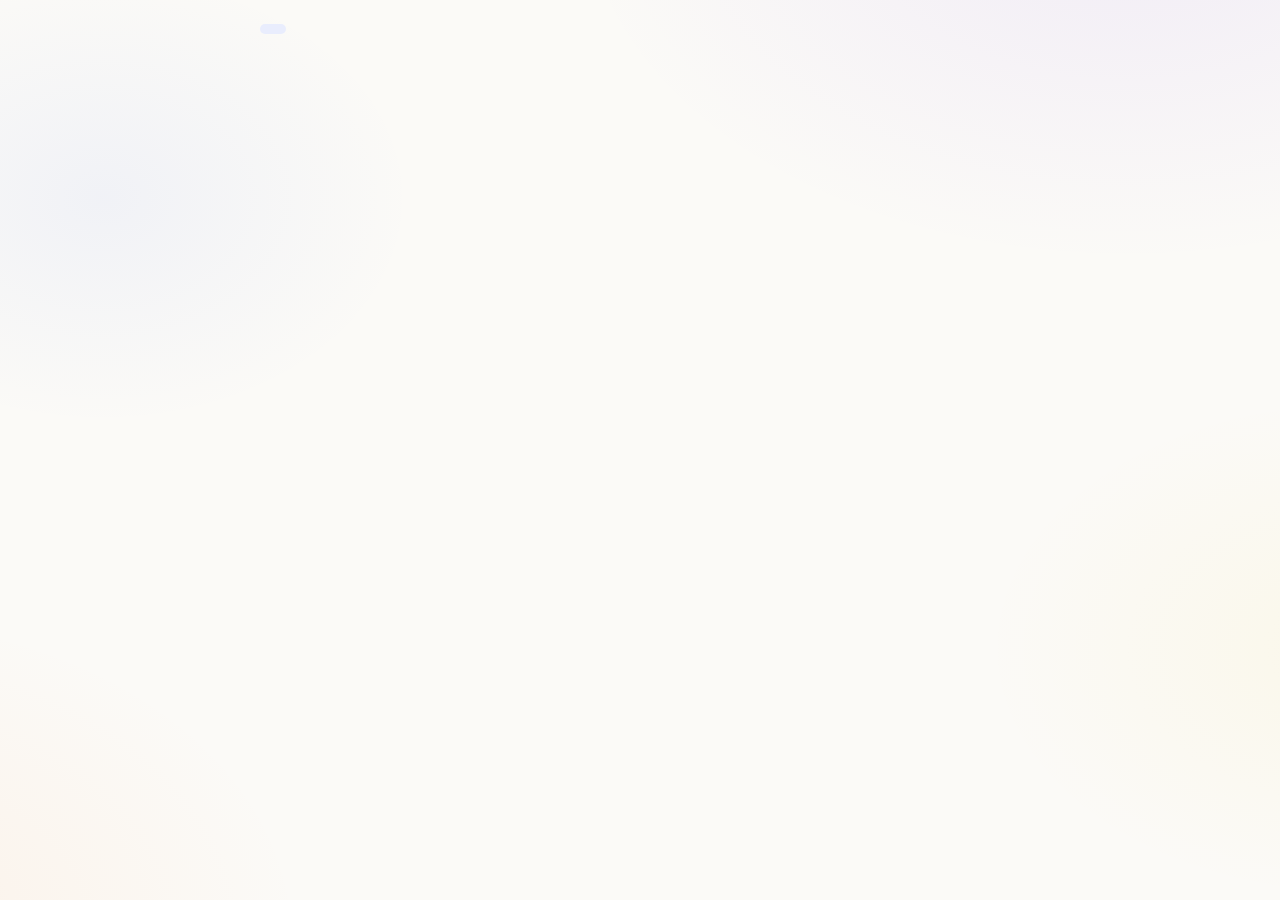
<file: docs/jogar.html>
<!doctype html>
<html lang="pt-BR">
<head>
<meta charset="utf-8">
<meta name="viewport" content="width=device-width, initial-scale=1">
<title>Jogando · Quiz Piras na Física</title>
<meta name="description" content="Tela do participante durante o quiz ao vivo.">
<meta name="robots" content="noindex">
<link rel="icon" type="image/png" sizes="32x32" href="assets/img/icons/favicon-32.png">
<link rel="icon" type="image/png" sizes="16x16" href="assets/img/icons/favicon-16.png">
<link rel="apple-touch-icon" href="assets/img/icons/apple-touch-icon.png">
<link rel="manifest" href="manifest.webmanifest">
<meta name="theme-color" content="#1e2a78">
<link rel="preconnect" href="https://fonts.googleapis.com">
<link rel="preconnect" href="https://fonts.gstatic.com" crossorigin>
<link rel="stylesheet" href="https://fonts.googleapis.com/css2?family=DM+Sans:wght@400;500;700;900&family=Space+Mono:wght@700&display=swap">
<link rel="stylesheet" href="assets/css/estilo.css">
<script src="assets/js/tema.js"></script>
<!-- Google tag (gtag.js) -->
<script async src="https://www.googletagmanager.com/gtag/js?id=G-TY56KM22X8"></script>
<script>
  window.dataLayer = window.dataLayer || [];
  function gtag(){dataLayer.push(arguments);}
  gtag('js', new Date());

  gtag('config', 'G-TY56KM22X8');
</script>
</head>
<body>
<div class="container">
  <div class="row-between" style="margin-bottom:16px">
    <span class="pill" id="pill-apelido"></span>
    <span class="pill" id="pill-pontos" style="display:none"></span>
  </div>

  <div id="tela" aria-live="polite"></div>
</div>

<script type="module">
import { supabase, chamarRpc } from './assets/js/supabase.js';
import { lerParticipante } from './assets/js/participante.js';
import { criarSincronizacaoAoVivo } from './assets/js/realtime.js';
import { criarTemporizador } from './assets/js/temporizador.js';
import { escaparHtml, mostrarToast, parametrosDaUrl } from './assets/js/ui.js';
import { AVATAR_PADRAO } from './assets/js/avatar.js';

const sessionId = parametrosDaUrl().get('session');
const participante = sessionId ? lerParticipante(sessionId) : null;
if (!sessionId || !participante) {
  window.location.href = `entrar.html`;
}

document.getElementById('pill-apelido').textContent =
  `${participante?.avatarEmoji || AVATAR_PADRAO} ${participante?.nickname ?? ''}`;

const tela = document.getElementById('tela');
let perguntaIdAtual = null;
let minhaResposta = null;
let temporizador = null;
let redirecionado = false;
let pontosConhecidos = null; // null até a primeira leitura do placar
let deltaAnunciadoPara = null;

function embedYoutube(url) {
  const m = url.match(/(?:youtu\.be\/|youtube\.com\/(?:watch\?v=|embed\/|shorts\/))([\w-]{11})/);
  return m ? `https://www.youtube.com/embed/${m[1]}` : null;
}

function pararTemporizador() {
  if (temporizador) {
    temporizador.parar();
    temporizador = null;
  }
}

async function enviarResposta(chave) {
  minhaResposta = chave;
  renderizarOpcoesComSelecao();
  try {
    await chamarRpc('session_submit_answer', {
      p_session_id: sessionId,
      p_participant_id: participante.participantId,
      p_join_secret: participante.joinSecret,
      p_question_id: perguntaIdAtual,
      p_choice_key: chave,
    });
  } catch (erro) {
    mostrarToast(erro.message, 'error');
  }
}

function renderizarOpcoesComSelecao() {
  tela.querySelectorAll('[data-opcao]').forEach((el) => {
    el.classList.toggle('is-selected', el.dataset.opcao === minhaResposta);
  });
}

function renderMedia(estado) {
  if (!estado.q_media_url) return '';
  if (estado.q_media_type === 'image') {
    return `<div class="media-preview"><img src="${escaparHtml(estado.q_media_url)}" alt=""></div>`;
  }
  if (estado.q_media_type === 'youtube') {
    const embed = embedYoutube(estado.q_media_url);
    return embed ? `<div class="media-preview"><iframe src="${embed}" allowfullscreen></iframe></div>` : '';
  }
  return '';
}

async function renderizar({ estado, sessao }) {
  if (!estado || !sessao) return;

  if (sessao.status === 'finished' && !redirecionado) {
    redirecionado = true;
    window.location.href = `resultado.html?session=${sessionId}`;
    return;
  }

  if (estado.current_question_id !== perguntaIdAtual) {
    perguntaIdAtual = estado.current_question_id;
    minhaResposta = null;
    pararTemporizador();
    if (perguntaIdAtual) {
      try {
        minhaResposta = await chamarRpc('participant_my_answer', {
          p_session_id: sessionId,
          p_participant_id: participante.participantId,
          p_join_secret: participante.joinSecret,
          p_question_id: perguntaIdAtual,
        });
      } catch { /* ignora, segue sem resposta restaurada */ }
    }
  }

  if (!estado.current_question_id) {
    tela.innerHTML = `
      <div class="card empty">
        <span class="empty-icone">${escaparHtml(participante?.avatarEmoji || '🎉')}</span>
        <h2>Você está na sala!</h2>
        <p>Aguardando o apresentador iniciar a primeira pergunta...</p>
      </div>
    `;
    return;
  }

  const badge = (letra) => `<span class="badge">${letra}</span>`;
  const opcoesHtml = (estado.q_options || []).map((op) => {
    const classes = ['option-card'];
    if (estado.question_status === 'revealed') {
      if (op.key === estado.reveal_correct_key) classes.push('is-correct');
      else if (op.key === minhaResposta) classes.push('is-wrong');
    } else if (op.key === minhaResposta) {
      classes.push('is-selected');
    }
    const desabilitada = estado.question_status !== 'open';
    return `
      <button type="button" class="${classes.join(' ')}" data-opcao="${op.key}" data-letra="${op.key}"
        aria-label="Alternativa ${op.key}: ${escaparHtml(op.label)}" ${desabilitada ? 'disabled' : ''}>
        ${badge(op.key)}<span>${escaparHtml(op.label)}</span>
      </button>
    `;
  }).join('');

  const acertou = estado.question_status === 'revealed' && minhaResposta === estado.reveal_correct_key;
  const statusTexto = {
    shown: 'Prepare-se...',
    open: 'Responda!',
    closed: 'Tempo encerrado. Aguardando revelação...',
    revealed: acertou ? 'Você acertou! 🎉' : (minhaResposta ? 'Não foi dessa vez.' : 'Resposta revelada.'),
  }[estado.question_status] || '';

  tela.innerHTML = `
    <div class="card">
      <div class="row-between">
        <span class="pill">Pergunta ${(estado.q_index ?? 0) + 1} de ${estado.q_total ?? '?'}</span>
        <span class="hint" id="status-pergunta">${statusTexto}</span>
      </div>
      ${estado.question_status === 'open' ? '<div class="timer-bar" id="barra-tempo" style="margin:14px 0"><span style="width:100%"></span></div>' : ''}
      <h2>${escaparHtml(estado.q_text)}</h2>
      ${renderMedia(estado)}
      <div class="option-grid">${opcoesHtml}</div>
    </div>
  `;

  tela.querySelectorAll('[data-opcao]').forEach((el) => {
    el.addEventListener('click', () => enviarResposta(el.dataset.opcao));
  });

  if (estado.question_status === 'open' && !temporizador) {
    temporizador = criarTemporizador({
      segundosTotais: estado.q_seconds,
      aoAtualizar: (restanteMs, totalMs) => {
        const barra = document.getElementById('barra-tempo');
        if (!barra) return;
        barra.querySelector('span').style.width = `${Math.max(0, (restanteMs / totalMs) * 100)}%`;
        barra.classList.toggle('is-urgente', restanteMs / totalMs <= 0.2);
      },
    });
    const calibrado = await temporizador.calibrar(sessionId);
    if (calibrado) temporizador.iniciar();
  }

  try {
    const placar = await chamarRpc('session_scoreboard', { p_session_id: sessionId });
    const meu = placar.find((p) => p.participant_id === participante.participantId);
    if (meu) {
      const pill = document.getElementById('pill-pontos');
      pill.style.display = 'inline-flex';
      pill.textContent = `${meu.total_points} pts`;

      // Comemora os pontos ganhos na rodada, uma vez por pergunta revelada.
      // Na primeira leitura (inclusive após um F5) só memoriza, sem anunciar.
      if (pontosConhecidos === null) {
        pontosConhecidos = meu.total_points;
        deltaAnunciadoPara = estado.question_status === 'revealed' ? perguntaIdAtual : null;
      } else if (estado.question_status === 'revealed') {
        const delta = meu.total_points - pontosConhecidos;
        if (delta > 0 && deltaAnunciadoPara !== perguntaIdAtual) {
          deltaAnunciadoPara = perguntaIdAtual;
          const status = document.getElementById('status-pergunta');
          if (status) status.innerHTML = `${escaparHtml(statusTexto)} <span class="pontos-flutuante">+${delta} pts</span>`;
        }
        pontosConhecidos = meu.total_points;
      }
    }
  } catch { /* placar é cosmético, ignora falha pontual */ }
}

const sync = criarSincronizacaoAoVivo({
  nomeCanal: `quiz-jogar-${sessionId}`,
  tabelas: [
    { nome: 'session_state', coluna: 'session_id', valor: sessionId },
    { nome: 'game_sessions', coluna: 'id', valor: sessionId },
  ],
  buscar: async () => {
    const [{ data: estado }, { data: sessao }] = await Promise.all([
      supabase.from('session_state').select('*').eq('session_id', sessionId).maybeSingle(),
      supabase.from('game_sessions').select('*').eq('id', sessionId).maybeSingle(),
    ]);
    return { estado, sessao };
  },
  atualizar: renderizar,
  intervaloPollMs: 3000,
});

if (sessionId && participante) sync.iniciar();
</script>
</body>
</html>
</file>
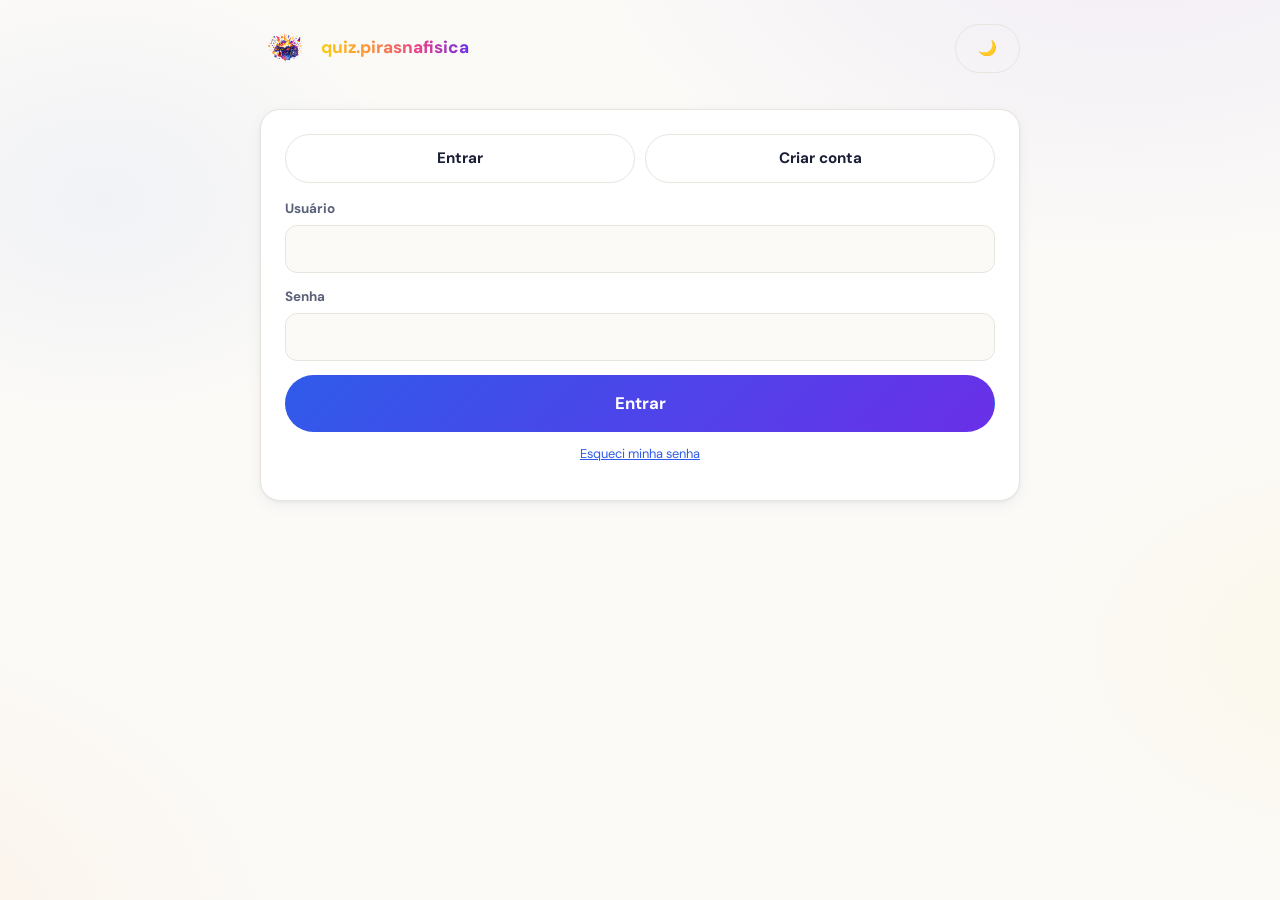
<file: docs/login.html>
<!doctype html>
<html lang="pt-BR">
<head>
<meta charset="utf-8">
<meta name="viewport" content="width=device-width, initial-scale=1">
<title>Entrar · Quiz Piras na Física</title>
<meta name="description" content="Entre na sua conta ou crie uma nova para montar quizzes ao vivo para a sua turma — sem pedir e-mail nem dados pessoais.">
<link rel="canonical" href="https://quiz.pirasnafisica.com.br/login.html">
<meta property="og:type" content="website">
<meta property="og:title" content="Criar conta ou entrar — Quiz Piras na Física">
<meta property="og:description" content="Entre na sua conta ou crie uma nova para montar quizzes ao vivo para a sua turma — sem pedir e-mail nem dados pessoais.">
<meta property="og:image" content="https://quiz.pirasnafisica.com.br/assets/img/og-logo.jpg">
<meta property="og:image:width" content="1080">
<meta property="og:image:height" content="1080">
<meta property="og:image:type" content="image/jpeg">
<meta property="og:locale" content="pt_BR">
<meta property="og:url" content="https://quiz.pirasnafisica.com.br/login.html">
<meta name="twitter:card" content="summary_large_image">
<link rel="icon" type="image/png" sizes="32x32" href="assets/img/icons/favicon-32.png">
<link rel="icon" type="image/png" sizes="16x16" href="assets/img/icons/favicon-16.png">
<link rel="apple-touch-icon" href="assets/img/icons/apple-touch-icon.png">
<link rel="manifest" href="manifest.webmanifest">
<meta name="theme-color" content="#1e2a78">
<link rel="preconnect" href="https://fonts.googleapis.com">
<link rel="preconnect" href="https://fonts.gstatic.com" crossorigin>
<link rel="stylesheet" href="https://fonts.googleapis.com/css2?family=DM+Sans:wght@400;500;700;900&family=Space+Mono:wght@700&display=swap">
<link rel="stylesheet" href="assets/css/estilo.css">
<script src="assets/js/tema.js"></script>
<!-- Google tag (gtag.js) -->
<script async src="https://www.googletagmanager.com/gtag/js?id=G-TY56KM22X8"></script>
<script>
  window.dataLayer = window.dataLayer || [];
  function gtag(){dataLayer.push(arguments);}
  gtag('js', new Date());

  gtag('config', 'G-TY56KM22X8');
</script>
</head>
<body>
<div class="container">
  <div class="row-between cabecalho-pagina">
    <a class="brand" href="index.html" style="margin-bottom:0"><img src="assets/img/explosao_transparente.png" alt=""><span class="brand-nome">quiz.pirasnafisica</span></a>
    <button class="btn btn-ghost" id="botao-tema" type="button" aria-label="Alternar tema">🌙</button>
  </div>

  <div class="card">
    <div class="row" style="margin-bottom:16px">
      <button class="btn btn-ghost" id="aba-entrar" style="flex:1">Entrar</button>
      <button class="btn btn-ghost" id="aba-cadastro" style="flex:1">Criar conta</button>
    </div>

    <form id="form-entrar">
      <div class="field">
        <label class="field-label" for="entrar-usuario">Usuário</label>
        <input type="text" id="entrar-usuario" maxlength="24" required>
      </div>
      <div class="field">
        <label class="field-label" for="entrar-senha">Senha</label>
        <input type="password" id="entrar-senha" required>
      </div>
      <button class="btn btn-primary btn-lg btn-block" type="submit">Entrar</button>
      <p class="hint" style="text-align:center; margin-top:12px">
        <a href="recuperar.html">Esqueci minha senha</a>
      </p>
    </form>

    <form id="form-cadastro" style="display:none">
      <div class="aviso" style="margin-bottom:16px">
        <p><strong>Antes de criar sua conta, saiba como ela funciona:</strong></p>
        <p>
          Não pedimos e-mail nem nenhum dado pessoal — sua conta é só um nome de
          usuário e uma senha. Por isso, <strong>guarde-os bem</strong>: a pergunta
          secreta abaixo é a <strong>única</strong> forma de recuperar a senha.
          Se você perder o usuário, a senha e a resposta secreta, não conseguiremos
          devolver o acesso.
        </p>
        <p>
          Você pode criar outro usuário quando quiser, mas os quizzes pertencem à
          conta que os criou — num usuário novo, você começa do zero.
        </p>
      </div>
      <div class="field">
        <label class="field-label" for="cadastro-usuario">Usuário</label>
        <input type="text" id="cadastro-usuario" maxlength="24" placeholder="3 a 24 letras, números ou _" required>
        <p class="hint">Só o nome de usuário identifica você aqui — escolha um que consiga lembrar.</p>
      </div>
      <div class="field">
        <label class="field-label" for="cadastro-senha">Senha</label>
        <input type="password" id="cadastro-senha" placeholder="Pelo menos 8 caracteres" required>
      </div>
      <div class="field">
        <label class="field-label" for="cadastro-pergunta">Pergunta secreta (para recuperar a senha)</label>
        <select id="cadastro-pergunta" required></select>
      </div>
      <div class="field">
        <label class="field-label" for="cadastro-resposta">Resposta</label>
        <input type="text" id="cadastro-resposta" required>
        <p class="hint">Escolha uma resposta que você vai lembrar daqui a meses. Não diferencia maiúsculas de minúsculas.</p>
      </div>
      <div class="field">
        <label class="field-label">Seu avatar</label>
        <div id="seletor-avatar"></div>
        <p class="hint">Um emoji para o seu perfil — dá para trocar depois no painel.</p>
      </div>
      <button class="btn btn-primary btn-lg btn-block" type="submit">Criar conta</button>
    </form>
  </div>
</div>

<script type="module">
import { chamarRpc } from './assets/js/supabase.js';
import { salvarSessao, PERGUNTAS_SECRETAS } from './assets/js/sessao.js';
import { mostrarToast, parametrosDaUrl } from './assets/js/ui.js';
import { montarSeletorEmoji } from './assets/js/avatar.js';

// Para onde ir depois de logar: o parâmetro ?next= permite voltar para a
// página de origem (ex.: entrar.html?pin=123456). Só aceita caminho relativo
// de página desta pasta — nunca URL absoluta (evita open redirect).
function destinoAposLogin() {
  const next = parametrosDaUrl().get('next');
  if (next && /^[a-z0-9_-]+\.html(\?[^\s]*)?$/i.test(next)) return next;
  return 'painel.html';
}

const abaEntrar = document.getElementById('aba-entrar');
const abaCadastro = document.getElementById('aba-cadastro');
const formEntrar = document.getElementById('form-entrar');
const formCadastro = document.getElementById('form-cadastro');

document.getElementById('cadastro-pergunta').innerHTML = PERGUNTAS_SECRETAS
  .map((p) => `<option value="${p}">${p}</option>`).join('');

const seletor = montarSeletorEmoji(document.getElementById('seletor-avatar'));

function mostrarAba(qual) {
  formEntrar.style.display = qual === 'entrar' ? 'block' : 'none';
  formCadastro.style.display = qual === 'cadastro' ? 'block' : 'none';
  abaEntrar.classList.toggle('btn-ghost', qual !== 'entrar');
  abaCadastro.classList.toggle('btn-ghost', qual !== 'cadastro');
}
abaEntrar.addEventListener('click', () => mostrarAba('entrar'));
abaCadastro.addEventListener('click', () => mostrarAba('cadastro'));
mostrarAba('entrar');

formEntrar.addEventListener('submit', async (evento) => {
  evento.preventDefault();
  const usuario = document.getElementById('entrar-usuario').value.trim();
  const senha = document.getElementById('entrar-senha').value;
  try {
    const [resultado] = await chamarRpc('creator_login', { p_username: usuario, p_password: senha });
    salvarSessao({
      creatorId: resultado.creator_id,
      username: usuario,
      sessionToken: resultado.session_token,
      isAdmin: resultado.is_admin,
      avatarEmoji: resultado.avatar_emoji,
    });
    window.location.href = destinoAposLogin();
  } catch (erro) {
    mostrarToast(erro.message, 'error');
  }
});

formCadastro.addEventListener('submit', async (evento) => {
  evento.preventDefault();
  const usuario = document.getElementById('cadastro-usuario').value.trim();
  const senha = document.getElementById('cadastro-senha').value;
  const pergunta = document.getElementById('cadastro-pergunta').value;
  const resposta = document.getElementById('cadastro-resposta').value;
  const avatar = seletor.selecionado();
  try {
    let resultado;
    try {
      [resultado] = await chamarRpc('creator_register', {
        p_username: usuario,
        p_password: senha,
        p_secret_question: pergunta,
        p_secret_answer: resposta,
        p_avatar_emoji: avatar,
      });
    } catch (erro) {
      // Banco ainda sem a migração de avatares: cadastra sem avatar.
      if (!/function/i.test(erro.message)) throw erro;
      [resultado] = await chamarRpc('creator_register', {
        p_username: usuario,
        p_password: senha,
        p_secret_question: pergunta,
        p_secret_answer: resposta,
      });
    }
    salvarSessao({
      creatorId: resultado.creator_id,
      username: usuario,
      sessionToken: resultado.session_token,
      isAdmin: resultado.is_admin,
      avatarEmoji: resultado.avatar_emoji ?? avatar,
    });
    window.location.href = destinoAposLogin();
  } catch (erro) {
    mostrarToast(erro.message, 'error');
  }
});
</script>
</body>
</html>
</file>
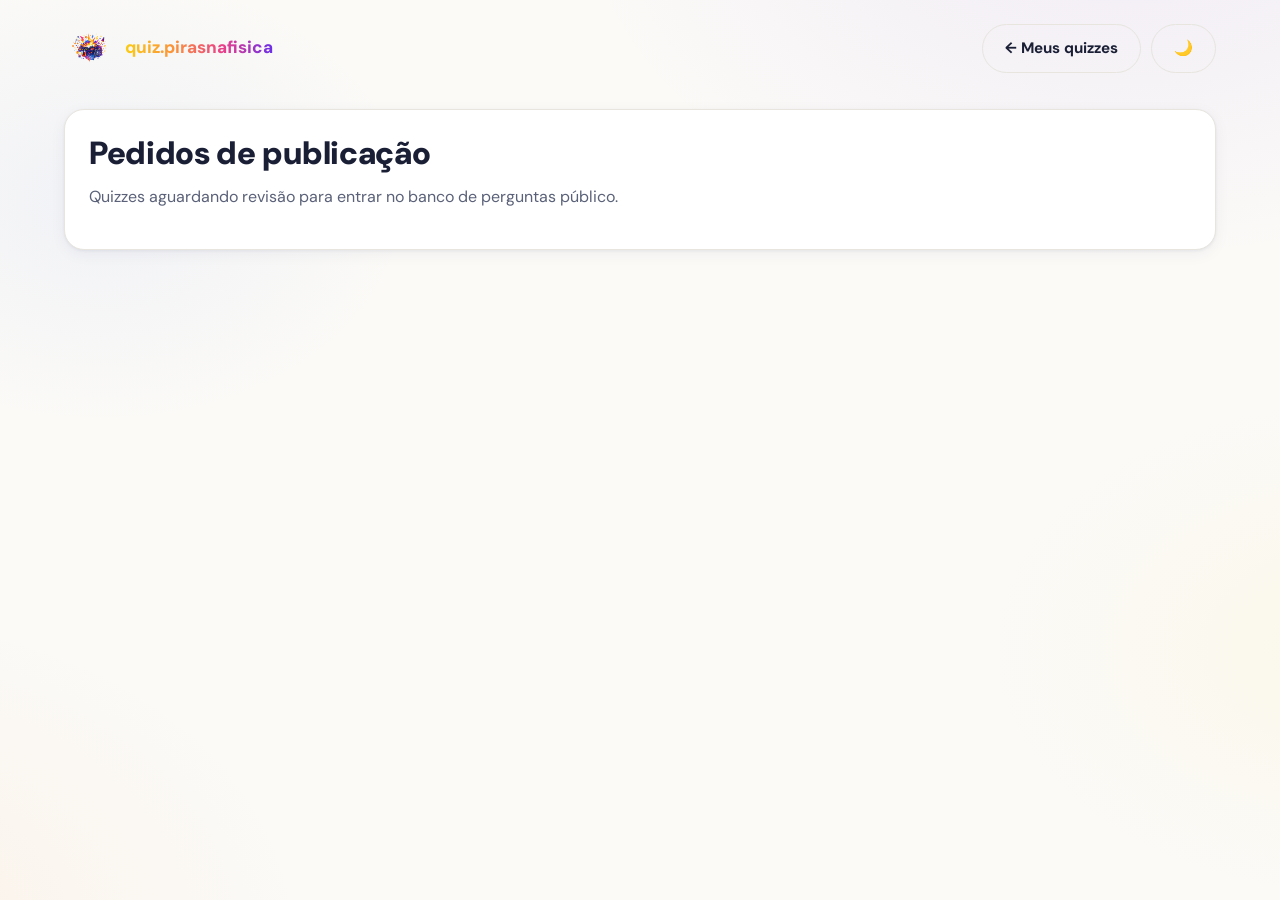
<file: docs/moderacao.html>
<!doctype html>
<html lang="pt-BR">
<head>
<meta charset="utf-8">
<meta name="viewport" content="width=device-width, initial-scale=1">
<title>Moderação · Quiz Piras na Física</title>
<meta name="description" content="Moderação dos pedidos de publicação no banco público de perguntas.">
<meta name="robots" content="noindex">
<link rel="icon" type="image/png" sizes="32x32" href="assets/img/icons/favicon-32.png">
<link rel="icon" type="image/png" sizes="16x16" href="assets/img/icons/favicon-16.png">
<link rel="apple-touch-icon" href="assets/img/icons/apple-touch-icon.png">
<link rel="manifest" href="manifest.webmanifest">
<meta name="theme-color" content="#1e2a78">
<link rel="preconnect" href="https://fonts.googleapis.com">
<link rel="preconnect" href="https://fonts.gstatic.com" crossorigin>
<link rel="stylesheet" href="https://fonts.googleapis.com/css2?family=DM+Sans:wght@400;500;700;900&family=Space+Mono:wght@700&display=swap">
<link rel="stylesheet" href="assets/css/estilo.css">
<script src="assets/js/tema.js"></script>
<!-- Google tag (gtag.js) -->
<script async src="https://www.googletagmanager.com/gtag/js?id=G-TY56KM22X8"></script>
<script>
  window.dataLayer = window.dataLayer || [];
  function gtag(){dataLayer.push(arguments);}
  gtag('js', new Date());

  gtag('config', 'G-TY56KM22X8');
</script>
</head>
<body>
<div class="container-wide">
  <div class="row-between cabecalho-pagina">
    <a class="brand" href="painel.html" style="margin-bottom:0"><img src="assets/img/explosao_transparente.png" alt=""><span class="brand-nome">quiz.pirasnafisica</span></a>
    <div class="row">
      <a class="btn btn-ghost" href="painel.html">← Meus quizzes</a>
      <button class="btn btn-ghost" id="botao-tema" type="button" aria-label="Alternar tema">🌙</button>
    </div>
  </div>

  <div class="card">
    <h1>Pedidos de publicação</h1>
    <p>Quizzes aguardando revisão para entrar no banco de perguntas público.</p>
    <div id="lista-pendentes"></div>
  </div>
</div>

<script type="module">
import { chamarRpc } from './assets/js/supabase.js';
import { exigirSessaoOuRedirecionar } from './assets/js/sessao.js';
import { escaparHtml, mostrarToast } from './assets/js/ui.js';

const sessao = exigirSessaoOuRedirecionar();
if (sessao && !sessao.isAdmin) {
  document.querySelector('.container-wide').innerHTML = '<div class="card empty">Apenas administradores podem acessar esta página.</div>';
}

async function carregar() {
  const lista = document.getElementById('lista-pendentes');
  try {
    const pendentes = await chamarRpc('admin_pending_quizzes', { p_session_token: sessao.sessionToken });
    if (pendentes.length === 0) {
      lista.innerHTML = '<p class="empty">Nenhum pedido pendente.</p>';
      return;
    }
    lista.innerHTML = `
      <ul class="scoreboard">
        ${pendentes.map((p) => `
          <li>
            <span style="flex:1">
              ${escaparHtml(p.title)}
              <br><span class="hint">por ${escaparHtml(p.creator_username)} — ${p.question_count} pergunta(s)</span>
            </span>
            <a class="btn btn-ghost" href="praticar.html?quiz=${p.quiz_id}" target="_blank">Ver</a>
            <button class="btn btn-primary" data-aprovar="${p.quiz_id}">Aprovar</button>
            <button class="btn btn-danger" data-rejeitar="${p.quiz_id}">Rejeitar</button>
          </li>
        `).join('')}
      </ul>
    `;
    lista.querySelectorAll('[data-aprovar]').forEach((btn) => {
      btn.addEventListener('click', () => revisar(btn.dataset.aprovar, true));
    });
    lista.querySelectorAll('[data-rejeitar]').forEach((btn) => {
      btn.addEventListener('click', () => revisar(btn.dataset.rejeitar, false));
    });
  } catch (erro) {
    mostrarToast(erro.message, 'error');
  }
}

async function revisar(quizId, aprovar) {
  try {
    await chamarRpc('admin_review_quiz', { p_session_token: sessao.sessionToken, p_quiz_id: quizId, p_approve: aprovar });
    mostrarToast(aprovar ? 'Quiz aprovado e publicado.' : 'Pedido rejeitado.');
    await carregar();
  } catch (erro) {
    mostrarToast(erro.message, 'error');
  }
}

if (sessao?.isAdmin) carregar();
</script>
</body>
</html>
</file>
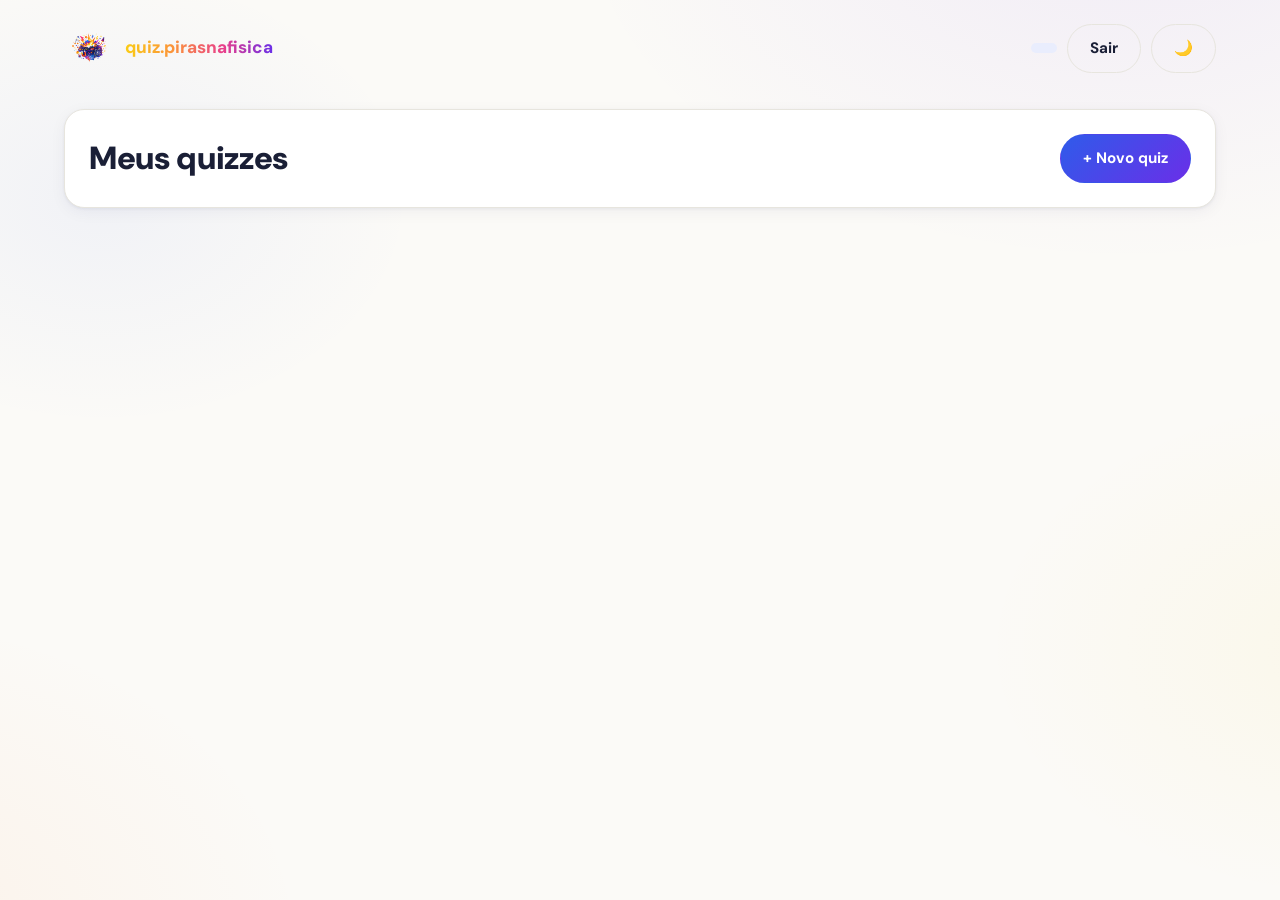
<file: docs/painel.html>
<!doctype html>
<html lang="pt-BR">
<head>
<meta charset="utf-8">
<meta name="viewport" content="width=device-width, initial-scale=1">
<title>Meus quizzes · Quiz Piras na Física</title>
<meta name="description" content="Painel do criador: gerencie e hospede seus quizzes ao vivo.">
<meta name="robots" content="noindex">
<link rel="icon" type="image/png" sizes="32x32" href="assets/img/icons/favicon-32.png">
<link rel="icon" type="image/png" sizes="16x16" href="assets/img/icons/favicon-16.png">
<link rel="apple-touch-icon" href="assets/img/icons/apple-touch-icon.png">
<link rel="manifest" href="manifest.webmanifest">
<meta name="theme-color" content="#1e2a78">
<link rel="preconnect" href="https://fonts.googleapis.com">
<link rel="preconnect" href="https://fonts.gstatic.com" crossorigin>
<link rel="stylesheet" href="https://fonts.googleapis.com/css2?family=DM+Sans:wght@400;500;700;900&family=Space+Mono:wght@700&display=swap">
<link rel="stylesheet" href="assets/css/estilo.css">
<script src="assets/js/tema.js"></script>
<!-- Google tag (gtag.js) -->
<script async src="https://www.googletagmanager.com/gtag/js?id=G-TY56KM22X8"></script>
<script>
  window.dataLayer = window.dataLayer || [];
  function gtag(){dataLayer.push(arguments);}
  gtag('js', new Date());

  gtag('config', 'G-TY56KM22X8');
</script>
</head>
<body>
<div class="container-wide">
  <div class="row-between cabecalho-pagina">
    <a class="brand" href="index.html" style="margin-bottom:0"><img src="assets/img/explosao_transparente.png" alt=""><span class="brand-nome">quiz.pirasnafisica</span></a>
    <div class="row">
      <a class="pill" id="pill-usuario" href="perfil.html" title="Meu perfil" style="text-decoration:none"></a>
      <a class="btn btn-ghost" href="moderacao.html" id="link-moderacao" style="display:none">Moderação</a>
      <button class="btn btn-ghost" id="botao-sair">Sair</button>
      <button class="btn btn-ghost" id="botao-tema" type="button" aria-label="Alternar tema">🌙</button>
    </div>
  </div>

  <div class="card">
    <div class="row-between">
      <h1 style="margin:0">Meus quizzes</h1>
      <button class="btn btn-primary" id="botao-novo">+ Novo quiz</button>
    </div>
    <form id="form-novo" class="row" style="display:none; margin-top:14px">
      <input type="text" id="novo-titulo" maxlength="120" placeholder="Título do novo quiz" style="flex:1" required>
      <button class="btn btn-primary" type="submit">Criar</button>
      <button class="btn btn-ghost" type="button" id="botao-cancelar-novo">Cancelar</button>
    </form>
    <div id="lista-quizzes"></div>
  </div>
</div>

<script type="module">
import { chamarRpc } from './assets/js/supabase.js';
import { lerSessao, limparSessao, exigirSessaoOuRedirecionar } from './assets/js/sessao.js';
import { escaparHtml, mostrarToast, confirmarAcao } from './assets/js/ui.js';
import { AVATAR_PADRAO } from './assets/js/avatar.js';

const sessao = exigirSessaoOuRedirecionar();

// O pill do usuário leva ao perfil (perfil.html), onde ficam avatar,
// senha e histórico de jogos.
function renderizarPillUsuario() {
  const atual = lerSessao();
  document.getElementById('pill-usuario').textContent =
    `${atual?.avatarEmoji || AVATAR_PADRAO} ${atual?.username ?? ''}`;
}

if (sessao) {
  renderizarPillUsuario();
  if (sessao.isAdmin) document.getElementById('link-moderacao').style.display = 'inline-flex';
}

const ROTULO_VISIBILIDADE = { private: 'Privado', pending: 'Aguardando revisão', public: 'Público' };

async function carregar() {
  const lista = document.getElementById('lista-quizzes');
  try {
    const quizzes = await chamarRpc('creator_my_quizzes', { p_session_token: sessao.sessionToken });
    if (quizzes.length === 0) {
      lista.innerHTML = `
        <div class="empty">
          <span class="empty-icone">💡</span>
          <p><strong>Você ainda não criou nenhum quiz.</strong></p>
          <p>Clique em "+ Novo quiz" para montar o primeiro — dá para importar perguntas prontas do banco público.</p>
        </div>
      `;
      return;
    }
    lista.innerHTML = `
      <ul class="scoreboard">
        ${quizzes.map((q) => `
          <li>
            <span style="flex:1">${escaparHtml(q.title)}</span>
            <span class="pill">${ROTULO_VISIBILIDADE[q.visibility] || q.visibility}</span>
            <a class="btn btn-ghost" href="praticar.html?quiz=${q.quiz_id}" target="_blank">Praticar</a>
            <a class="btn btn-ghost" href="editar.html?quiz=${q.quiz_id}">Editar</a>
            <button class="btn btn-danger" data-excluir="${q.quiz_id}" data-titulo="${escaparHtml(q.title)}">Excluir</button>
          </li>
        `).join('')}
      </ul>
    `;
    lista.querySelectorAll('[data-excluir]').forEach((btn) => {
      btn.addEventListener('click', async () => {
        const confirmado = await confirmarAcao({
          titulo: 'Excluir quiz',
          mensagem: `"${btn.dataset.titulo}" e todas as suas perguntas serão apagados de vez. Essa ação não pode ser desfeita.`,
          rotuloConfirmar: 'Excluir de vez',
          perigoso: true,
        });
        if (!confirmado) return;
        try {
          await chamarRpc('quiz_delete', { p_session_token: sessao.sessionToken, p_quiz_id: btn.dataset.excluir });
          carregar();
        } catch (erro) {
          mostrarToast(erro.message, 'error');
        }
      });
    });
  } catch (erro) {
    mostrarToast(erro.message, 'error');
    if (/sess[aã]o expirada/i.test(erro.message)) {
      limparSessao();
      window.location.href = 'login.html';
    }
  }
}

const formNovo = document.getElementById('form-novo');

document.getElementById('botao-novo').addEventListener('click', () => {
  formNovo.style.display = 'flex';
  document.getElementById('novo-titulo').focus();
});
document.getElementById('botao-cancelar-novo').addEventListener('click', () => {
  formNovo.style.display = 'none';
  document.getElementById('novo-titulo').value = '';
});

formNovo.addEventListener('submit', async (evento) => {
  evento.preventDefault();
  const titulo = document.getElementById('novo-titulo').value.trim();
  if (!titulo) return;
  try {
    const quizId = await chamarRpc('quiz_create', { p_session_token: sessao.sessionToken, p_title: titulo });
    window.location.href = `editar.html?quiz=${quizId}`;
  } catch (erro) {
    mostrarToast(erro.message, 'error');
  }
});

document.getElementById('botao-sair').addEventListener('click', async () => {
  try { await chamarRpc('creator_logout', { p_session_token: sessao.sessionToken }); } catch {}
  limparSessao();
  window.location.href = 'index.html';
});

if (sessao) carregar();
</script>
</body>
</html>
</file>
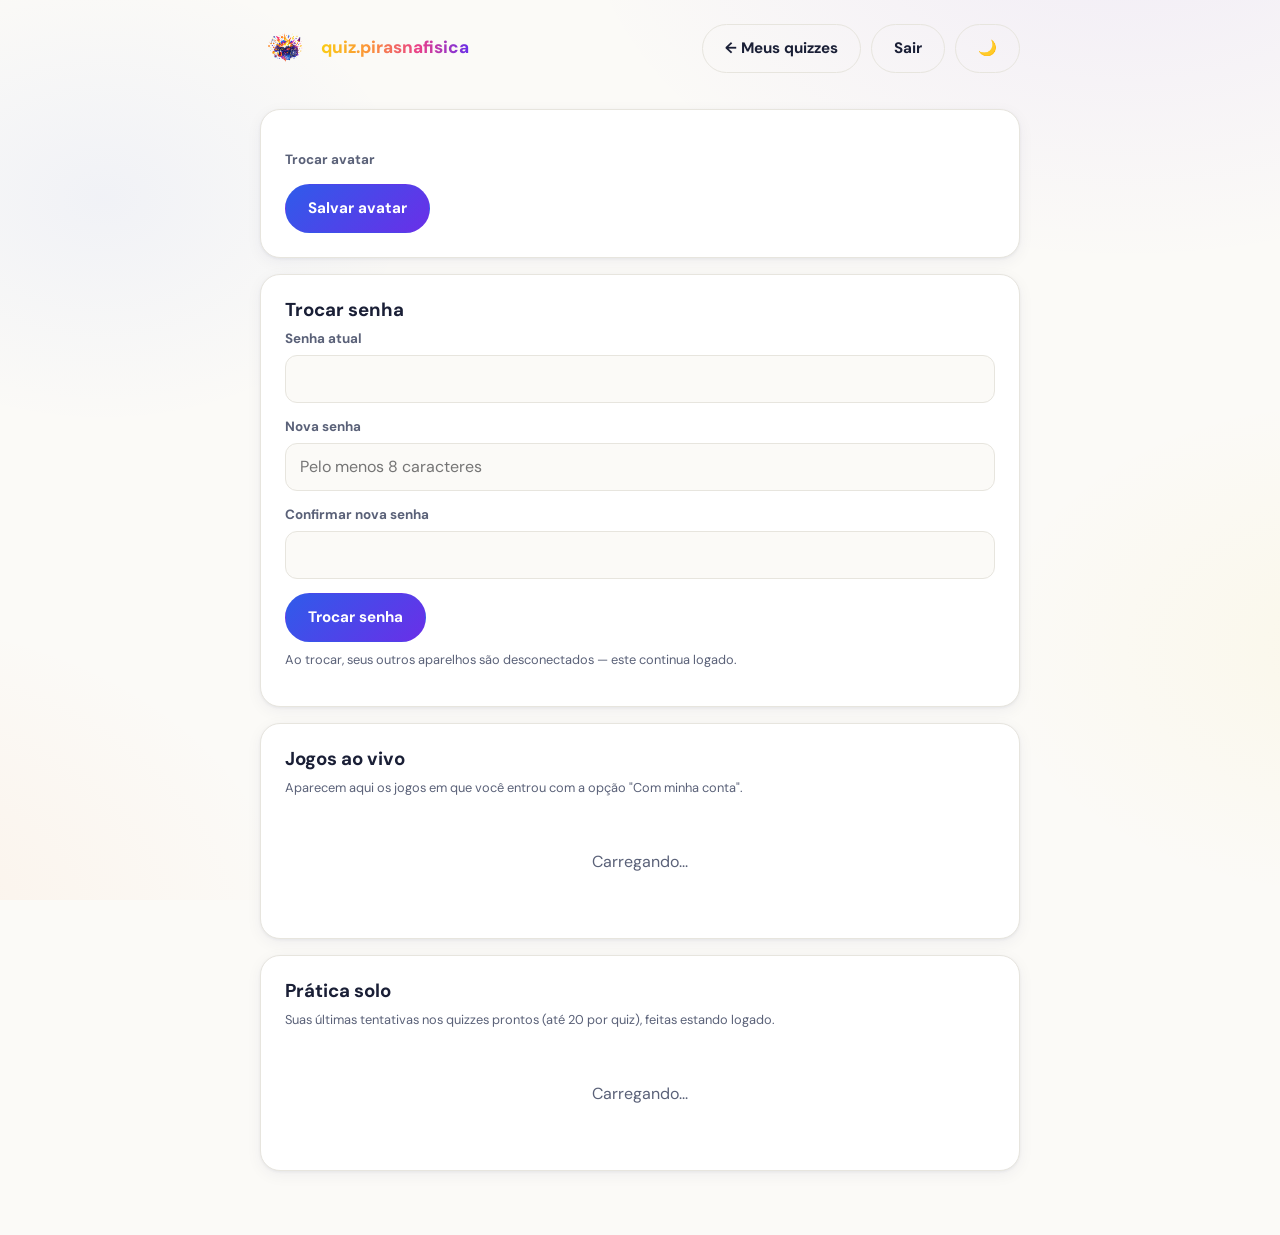
<file: docs/perfil.html>
<!doctype html>
<html lang="pt-BR">
<head>
<meta charset="utf-8">
<meta name="viewport" content="width=device-width, initial-scale=1">
<title>Meu perfil · Quiz Piras na Física</title>
<meta name="description" content="Perfil do usuário: avatar, senha e histórico de quizzes jogados.">
<meta name="robots" content="noindex">
<link rel="icon" type="image/png" sizes="32x32" href="assets/img/icons/favicon-32.png">
<link rel="icon" type="image/png" sizes="16x16" href="assets/img/icons/favicon-16.png">
<link rel="apple-touch-icon" href="assets/img/icons/apple-touch-icon.png">
<link rel="manifest" href="manifest.webmanifest">
<meta name="theme-color" content="#1e2a78">
<link rel="preconnect" href="https://fonts.googleapis.com">
<link rel="preconnect" href="https://fonts.gstatic.com" crossorigin>
<link rel="stylesheet" href="https://fonts.googleapis.com/css2?family=DM+Sans:wght@400;500;700;900&family=Space+Mono:wght@700&display=swap">
<link rel="stylesheet" href="assets/css/estilo.css">
<script src="assets/js/tema.js"></script>
<!-- Google tag (gtag.js) -->
<script async src="https://www.googletagmanager.com/gtag/js?id=G-TY56KM22X8"></script>
<script>
  window.dataLayer = window.dataLayer || [];
  function gtag(){dataLayer.push(arguments);}
  gtag('js', new Date());

  gtag('config', 'G-TY56KM22X8');
</script>
</head>
<body>
<div class="container">
  <div class="row-between cabecalho-pagina">
    <a class="brand" href="painel.html" style="margin-bottom:0"><img src="assets/img/explosao_transparente.png" alt=""><span class="brand-nome">quiz.pirasnafisica</span></a>
    <div class="row">
      <a class="btn btn-ghost" href="painel.html">← Meus quizzes</a>
      <button class="btn btn-ghost" id="botao-sair">Sair</button>
      <button class="btn btn-ghost" id="botao-tema" type="button" aria-label="Alternar tema">🌙</button>
    </div>
  </div>

  <div class="card">
    <div class="row" style="gap:14px">
      <span id="perfil-avatar" style="font-size:2.6rem; line-height:1"></span>
      <h1 id="perfil-usuario" style="margin:0"></h1>
    </div>
    <div class="field" style="margin-top:16px">
      <label class="field-label">Trocar avatar</label>
      <div id="seletor-avatar"></div>
    </div>
    <button class="btn btn-primary" id="botao-salvar-avatar">Salvar avatar</button>
  </div>

  <div class="card">
    <h3>Trocar senha</h3>
    <form id="form-senha">
      <div class="field">
        <label class="field-label" for="senha-atual">Senha atual</label>
        <input type="password" id="senha-atual" autocomplete="current-password" required>
      </div>
      <div class="field">
        <label class="field-label" for="senha-nova">Nova senha</label>
        <input type="password" id="senha-nova" autocomplete="new-password" placeholder="Pelo menos 8 caracteres" required>
      </div>
      <div class="field">
        <label class="field-label" for="senha-confirma">Confirmar nova senha</label>
        <input type="password" id="senha-confirma" autocomplete="new-password" required>
      </div>
      <button class="btn btn-primary" type="submit">Trocar senha</button>
      <p class="hint" style="margin-top:8px">
        Ao trocar, seus outros aparelhos são desconectados — este continua logado.
      </p>
    </form>
  </div>

  <div class="card">
    <h3>Jogos ao vivo</h3>
    <p class="hint">Aparecem aqui os jogos em que você entrou com a opção "Com minha conta".</p>
    <div id="lista-live"><div class="empty pulso-suave">Carregando...</div></div>
  </div>

  <div class="card">
    <h3>Prática solo</h3>
    <p class="hint">Suas últimas tentativas nos quizzes prontos (até 20 por quiz), feitas estando logado.</p>
    <div id="lista-practice"><div class="empty pulso-suave">Carregando...</div></div>
  </div>
</div>

<script type="module">
import { chamarRpc } from './assets/js/supabase.js';
import { lerSessao, limparSessao, atualizarSessao, exigirSessaoOuRedirecionar } from './assets/js/sessao.js';
import { escaparHtml, mostrarToast } from './assets/js/ui.js';
import { montarSeletorEmoji, AVATAR_PADRAO } from './assets/js/avatar.js';

const sessao = exigirSessaoOuRedirecionar();

function sessaoExpirou(erro) {
  if (!/sess[aã]o expirada/i.test(erro.message)) return false;
  limparSessao();
  window.location.href = 'login.html';
  return true;
}

// ---------- Identidade / avatar ----------

function renderizarIdentidade() {
  const atual = lerSessao();
  document.getElementById('perfil-avatar').textContent = atual?.avatarEmoji || AVATAR_PADRAO;
  document.getElementById('perfil-usuario').textContent = atual?.username ?? '';
}

const seletor = montarSeletorEmoji(document.getElementById('seletor-avatar'), {
  selecionado: sessao?.avatarEmoji || null,
});

document.getElementById('botao-salvar-avatar').addEventListener('click', async () => {
  const avatar = seletor.selecionado();
  try {
    await chamarRpc('creator_avatar_update', { p_session_token: sessao.sessionToken, p_avatar_emoji: avatar });
    atualizarSessao({ avatarEmoji: avatar });
    renderizarIdentidade();
    mostrarToast('Avatar atualizado.');
  } catch (erro) {
    if (!sessaoExpirou(erro)) mostrarToast(erro.message, 'error');
  }
});

// ---------- Trocar senha ----------

document.getElementById('form-senha').addEventListener('submit', async (evento) => {
  evento.preventDefault();
  const atual = document.getElementById('senha-atual').value;
  const nova = document.getElementById('senha-nova').value;
  const confirma = document.getElementById('senha-confirma').value;
  if (nova.length < 8) {
    mostrarToast('A nova senha precisa ter pelo menos 8 caracteres.', 'error');
    return;
  }
  if (nova !== confirma) {
    mostrarToast('A confirmação não confere com a nova senha.', 'error');
    return;
  }
  try {
    await chamarRpc('creator_password_change', {
      p_session_token: sessao.sessionToken,
      p_current_password: atual,
      p_new_password: nova,
    });
    evento.target.reset();
    mostrarToast('Senha trocada. Seus outros aparelhos foram desconectados.');
  } catch (erro) {
    if (sessaoExpirou(erro)) return;
    mostrarToast(/function/i.test(erro.message)
      ? 'O banco ainda não foi atualizado para este recurso.'
      : erro.message, 'error');
  }
});

// ---------- Histórico ----------

const formatarData = (iso) =>
  new Date(iso).toLocaleString('pt-BR', { dateStyle: 'short', timeStyle: 'short' });

function medalha(posicao) {
  if (posicao === 1) return '🥇';
  if (posicao === 2) return '🥈';
  if (posicao === 3) return '🥉';
  return posicao ? `${posicao}º` : '—';
}

function renderizarLive(jogos) {
  const lista = document.getElementById('lista-live');
  if (jogos.length === 0) {
    lista.innerHTML = `
      <div class="empty">
        <span class="empty-icone">🎮</span>
        <p><strong>Você ainda não jogou nenhum quiz ao vivo logado.</strong></p>
        <p>Na hora de entrar com o código da sala, escolha "Com minha conta" para o jogo aparecer aqui.</p>
      </div>
    `;
    return;
  }
  lista.innerHTML = `
    <ul class="scoreboard">
      ${jogos.map((j) => `
        <li>
          <span style="min-width:2.2em; text-align:center">${j.was_kicked ? '🚫' : medalha(j.position)}</span>
          <span style="flex:1">
            <strong>${escaparHtml(j.quiz_title)}</strong><br>
            <span class="hint">${formatarData(j.played_at)} · como ${escaparHtml(j.avatar_emoji || AVATAR_PADRAO)} ${escaparHtml(j.nickname)}</span>
          </span>
          ${j.was_kicked
            ? '<span class="pill">Removido da sala</span>'
            : `<span class="pill">${j.total_points} pts · ${j.correct_count} acerto(s)</span>`}
          ${j.participants_count && !j.was_kicked ? `<span class="hint">de ${j.participants_count} jogador(es)</span>` : ''}
          ${j.session_status !== 'finished' ? '<span class="pill">Em andamento</span>' : ''}
        </li>
      `).join('')}
    </ul>
  `;
}

function renderizarPractice(tentativas) {
  const lista = document.getElementById('lista-practice');
  if (tentativas.length === 0) {
    lista.innerHTML = `
      <div class="empty">
        <span class="empty-icone">🎯</span>
        <p><strong>Nenhuma tentativa de prática registrada ainda.</strong></p>
        <p>Estando logado, cada quiz que você <a href="publicos.html">praticar</a> aparece aqui.</p>
      </div>
    `;
    return;
  }
  lista.innerHTML = `
    <ul class="scoreboard">
      ${tentativas.map((t) => `
        <li>
          <span style="flex:1">
            <strong>${escaparHtml(t.quiz_title)}</strong><br>
            <span class="hint">${formatarData(t.played_at)}</span>
          </span>
          <span class="pill">${t.score} pts · ${t.correct_count}/${t.total_count}</span>
          <a class="btn btn-ghost" href="praticar.html?quiz=${t.quiz_id}">Praticar de novo</a>
        </li>
      `).join('')}
    </ul>
  `;
}

async function carregarHistorico() {
  try {
    const historico = await chamarRpc('creator_my_participations', { p_session_token: sessao.sessionToken });
    renderizarLive(historico.live || []);
    renderizarPractice(historico.practice || []);
  } catch (erro) {
    if (sessaoExpirou(erro)) return;
    const aviso = /function/i.test(erro.message)
      ? '<div class="empty">Histórico indisponível — o banco ainda não foi atualizado.</div>'
      : '<div class="empty">Não foi possível carregar o histórico.</div>';
    document.getElementById('lista-live').innerHTML = aviso;
    document.getElementById('lista-practice').innerHTML = aviso;
    if (!/function/i.test(erro.message)) mostrarToast(erro.message, 'error');
  }
}

// ---------- Sair ----------

document.getElementById('botao-sair').addEventListener('click', async () => {
  try { await chamarRpc('creator_logout', { p_session_token: sessao.sessionToken }); } catch {}
  limparSessao();
  window.location.href = 'index.html';
});

if (sessao) {
  renderizarIdentidade();
  carregarHistorico();
}
</script>
</body>
</html>
</file>
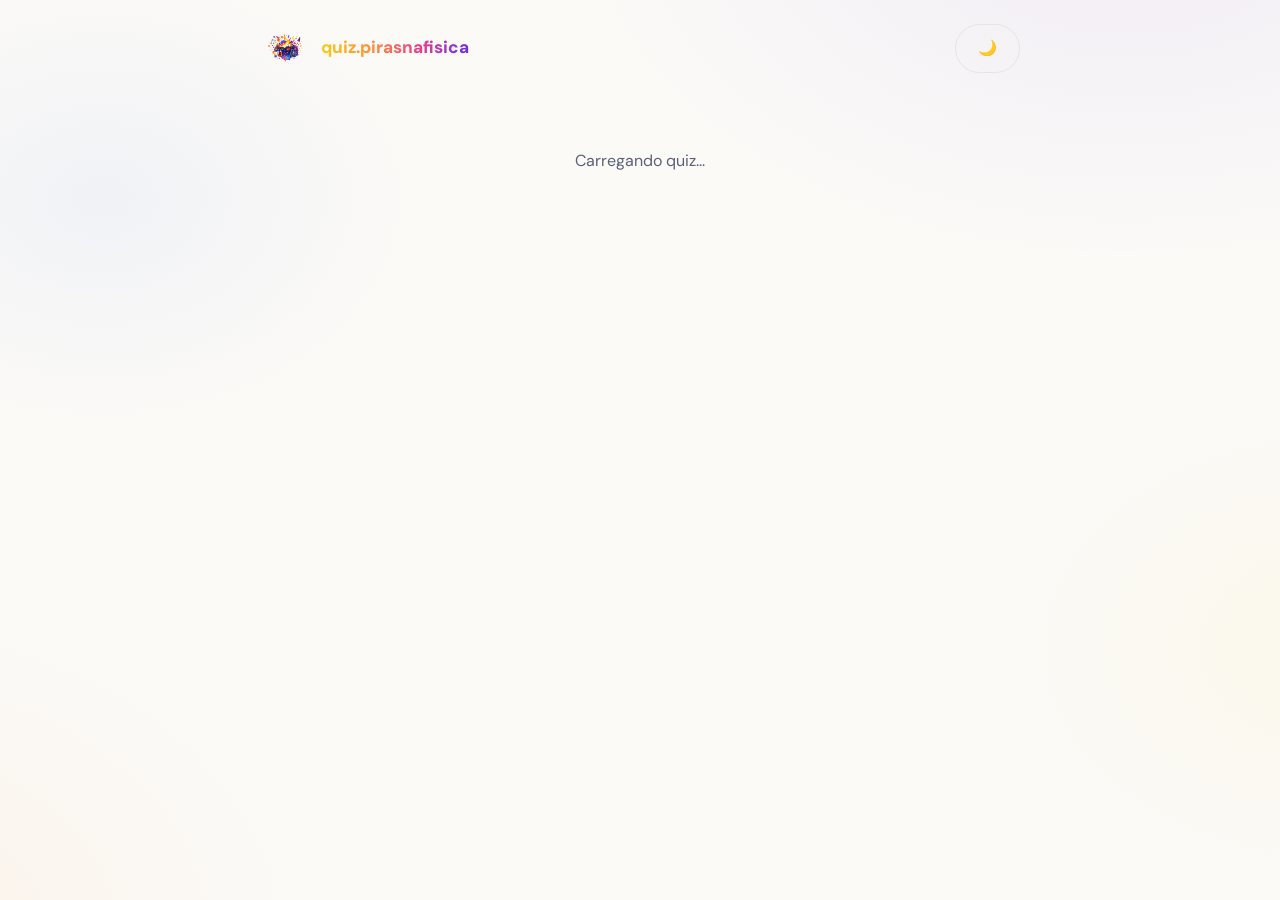
<file: docs/praticar.html>
<!doctype html>
<html lang="pt-BR">
<head>
<meta charset="utf-8">
<meta name="viewport" content="width=device-width, initial-scale=1">
<title>Praticar · Quiz Piras na Física</title>
<meta name="description" content="Pratique um quiz no seu ritmo, com tempo e pontuação de verdade, e veja seu desempenho no final.">
<link rel="canonical" href="https://quiz.pirasnafisica.com.br/praticar.html">
<meta property="og:type" content="website">
<meta property="og:title" content="Praticar quiz sozinho — Quiz Piras na Física">
<meta property="og:description" content="Pratique um quiz no seu ritmo, com tempo e pontuação de verdade, e veja seu desempenho no final.">
<meta property="og:image" content="https://quiz.pirasnafisica.com.br/assets/img/og-logo.jpg">
<meta property="og:image:width" content="1080">
<meta property="og:image:height" content="1080">
<meta property="og:image:type" content="image/jpeg">
<meta property="og:locale" content="pt_BR">
<meta property="og:url" content="https://quiz.pirasnafisica.com.br/praticar.html">
<meta name="twitter:card" content="summary_large_image">
<link rel="icon" type="image/png" sizes="32x32" href="assets/img/icons/favicon-32.png">
<link rel="icon" type="image/png" sizes="16x16" href="assets/img/icons/favicon-16.png">
<link rel="apple-touch-icon" href="assets/img/icons/apple-touch-icon.png">
<link rel="manifest" href="manifest.webmanifest">
<meta name="theme-color" content="#1e2a78">
<link rel="preconnect" href="https://fonts.googleapis.com">
<link rel="preconnect" href="https://fonts.gstatic.com" crossorigin>
<link rel="stylesheet" href="https://fonts.googleapis.com/css2?family=DM+Sans:wght@400;500;700;900&family=Space+Mono:wght@700&display=swap">
<link rel="stylesheet" href="assets/css/estilo.css">
<script src="assets/js/tema.js"></script>
<!-- Google tag (gtag.js) -->
<script async src="https://www.googletagmanager.com/gtag/js?id=G-TY56KM22X8"></script>
<script>
  window.dataLayer = window.dataLayer || [];
  function gtag(){dataLayer.push(arguments);}
  gtag('js', new Date());

  gtag('config', 'G-TY56KM22X8');
</script>
</head>
<body>
<div class="container">
  <div class="row-between cabecalho-pagina">
    <a class="brand" href="index.html" style="margin-bottom:0"><img src="assets/img/explosao_transparente.png" alt=""><span class="brand-nome">quiz.pirasnafisica</span></a>
    <button class="btn btn-ghost" id="botao-tema" type="button" aria-label="Alternar tema">🌙</button>
  </div>
  <div id="tela"><div class="empty">Carregando quiz...</div></div>
</div>

<script type="module">
import { chamarRpc } from './assets/js/supabase.js';
import { lerSessao } from './assets/js/sessao.js';
import { escaparHtml, mostrarToast, parametrosDaUrl } from './assets/js/ui.js';
import { criarTemporizador } from './assets/js/temporizador.js';
import { dispararConfete } from './assets/js/confete.js';

const quizId = parametrosDaUrl().get('quiz');
const sessao = lerSessao();
const tela = document.getElementById('tela');
const CHAVE_RECORDE = `quizpf_recorde_${quizId}`;

let quiz = null;
let ordem = [];          // índices das perguntas na ordem desta rodada
let indice = 0;          // posição atual dentro de `ordem`
let registro = [];       // { acertou, pontos, tempoMs, esgotou } por pergunta respondida
let respondida = false;
let temporizador = null;

// Fallbacks defensivos: se o SQL de migração ainda não rodou, o JSON vem sem
// tempos/bônus — a página segue funcionando com 20s por pergunta e sem bônus.
function segundosDa(q) {
  return q.question_seconds ?? quiz.default_question_seconds ?? 20;
}
function bonusAtivo() {
  return Boolean(quiz.speed_bonus_enabled && quiz.speed_bonus_pct != null);
}

// Mesma fórmula do servidor (06_rpc_gameplay.sql, session_submit_answer):
// pontos da pergunta + round(pontos * pct/100 * fração de tempo restante).
function calcularPontos(q, acertou, tempoMs) {
  if (!acertou) return 0;
  let pontos = q.points;
  if (bonusAtivo()) {
    const totalMs = segundosDa(q) * 1000;
    const responseMs = Math.min(Math.max(0, tempoMs), totalMs);
    const fracao = Math.max(0, (totalMs - responseMs) / totalMs);
    pontos += Math.round(q.points * (quiz.speed_bonus_pct / 100) * fracao);
  }
  return pontos;
}

function pararTemporizador() {
  if (temporizador) { temporizador.parar(); temporizador = null; }
}

function embaralhar(array) {
  const copia = [...array];
  for (let i = copia.length - 1; i > 0; i -= 1) {
    const j = Math.floor(Math.random() * (i + 1));
    [copia[i], copia[j]] = [copia[j], copia[i]];
  }
  return copia;
}

function renderMedia(q) {
  if (!q.media_url) return '';
  if (q.media_type === 'image') {
    return `<div class="media-preview"><img src="${escaparHtml(q.media_url)}" alt=""></div>`;
  }
  if (q.media_type === 'youtube') {
    const m = q.media_url.match(/(?:youtu\.be\/|youtube\.com\/(?:watch\?v=|embed\/|shorts\/))([\w-]{11})/);
    return m ? `<div class="media-preview"><iframe src="https://www.youtube.com/embed/${m[1]}" allowfullscreen></iframe></div>` : '';
  }
  return '';
}

function renderDots() {
  return `
    <div class="progress-dots" aria-hidden="true">
      ${ordem.map((_, i) => {
        if (i < registro.length) return `<span class="${registro[i].acertou ? 'is-acerto' : 'is-erro'}"></span>`;
        if (i === indice) return '<span class="is-atual"></span>';
        return '<span></span>';
      }).join('')}
    </div>
  `;
}

function renderPergunta() {
  const q = quiz.questions[ordem[indice]];
  respondida = false;
  pararTemporizador();

  const opcoesHtml = q.options.map((op) => `
    <button type="button" class="option-card" data-opcao="${op.key}" data-letra="${op.key}"
      aria-label="Alternativa ${op.key}: ${escaparHtml(op.label)}">
      <span class="badge">${op.key}</span><span>${escaparHtml(op.label)}</span>
    </button>
  `).join('');

  tela.innerHTML = `
    <div class="card">
      <div class="row-between">
        <span class="pill">Pergunta ${indice + 1} de ${ordem.length}</span>
        <span class="hint">${(q.tags || []).map(escaparHtml).join(', ')}</span>
      </div>
      <div style="margin:12px 0">${renderDots()}</div>
      <div class="timer-bar" id="barra-tempo" style="margin-bottom:14px"><span style="width:100%"></span></div>
      <h2>${escaparHtml(q.text)}</h2>
      ${renderMedia(q)}
      <div class="option-grid">${opcoesHtml}</div>
      <div id="area-proxima" style="margin-top:16px" aria-live="polite"></div>
    </div>
  `;

  tela.querySelectorAll('[data-opcao]').forEach((el) => {
    el.addEventListener('click', () => responder(el.dataset.opcao));
  });

  const segundos = segundosDa(q);
  temporizador = criarTemporizador({
    segundosTotais: segundos,
    aoAtualizar: (restanteMs, totalMs) => {
      const barra = document.getElementById('barra-tempo');
      if (!barra) return;
      barra.querySelector('span').style.width = `${Math.max(0, (restanteMs / totalMs) * 100)}%`;
      barra.classList.toggle('is-urgente', restanteMs / totalMs <= 0.2);
    },
    aoTerminar: () => responder(null),
  });
  temporizador.calibrarLocal();
  temporizador.iniciar();
}

function responder(escolha) {
  if (respondida) return;
  respondida = true;

  const q = quiz.questions[ordem[indice]];
  const tempoMs = temporizador ? Math.min(temporizador.decorridoMs(), segundosDa(q) * 1000) : 0;
  pararTemporizador();

  const esgotou = escolha === null;
  const acertou = !esgotou && escolha === q.correct_key;
  const pontos = calcularPontos(q, acertou, tempoMs);
  registro.push({ acertou, pontos, tempoMs, esgotou });

  tela.querySelectorAll('[data-opcao]').forEach((el) => {
    el.disabled = true;
    if (el.dataset.opcao === q.correct_key) el.classList.add('is-correct');
    else if (el.dataset.opcao === escolha) el.classList.add('is-wrong');
  });

  const barra = document.getElementById('barra-tempo');
  if (barra) barra.classList.remove('is-urgente');

  let feedback;
  if (acertou) feedback = `Certa resposta! 🎉 <span class="pontos-flutuante">+${pontos} pts</span>`;
  else if (esgotou) feedback = 'Tempo esgotado! ⏱️ A resposta certa está marcada em verde.';
  else feedback = 'Não foi dessa vez. A resposta certa está marcada em verde.';

  const ultima = indice + 1 >= ordem.length;
  document.getElementById('area-proxima').innerHTML = `
    <p class="hint" style="font-size:0.95rem">${feedback}</p>
    <button class="btn btn-primary btn-block" id="botao-proxima">${ultima ? 'Ver resultado' : 'Próxima pergunta'}</button>
  `;
  document.getElementById('botao-proxima').addEventListener('click', () => {
    if (ultima) {
      renderResultado();
    } else {
      indice += 1;
      renderPergunta();
    }
  });
  document.getElementById('botao-proxima').focus();
}

function formatarTempo(ms) {
  const s = Math.round(ms / 1000);
  const min = Math.floor(s / 60);
  const seg = s % 60;
  return min > 0 ? `${min}min ${String(seg).padStart(2, '0')}s` : `${seg}s`;
}

// Troféu e mensagem conforme o desempenho (% de acertos).
function premiacao(pct) {
  if (pct >= 90) return { trofeu: '🏆', titulo: 'Espetacular!', msg: 'Desempenho digno de pódio — você domina esse conteúdo.' };
  if (pct >= 70) return { trofeu: '🥇', titulo: 'Mandou muito bem!', msg: 'Quase lá no topo — mais uma rodada e sai o gabarito perfeito.' };
  if (pct >= 50) return { trofeu: '🥈', titulo: 'Bom trabalho!', msg: 'Você acertou mais da metade. Revise os erros e tente de novo.' };
  if (pct >= 30) return { trofeu: '🥉', titulo: 'No caminho certo', msg: 'Já tem uma base — vale revisar o conteúdo e praticar de novo.' };
  return { trofeu: '💪', titulo: 'Não desanime!', msg: 'Todo mundo começa de algum lugar. Revise o conteúdo e volte para tentar de novo.' };
}

function renderResultado() {
  pararTemporizador();
  const total = ordem.length;
  const acertos = registro.filter((r) => r.acertou).length;
  const pontosTotais = registro.reduce((soma, r) => soma + r.pontos, 0);
  const tempoTotalMs = registro.reduce((soma, r) => soma + r.tempoMs, 0);
  const pct = (acertos / total) * 100;
  const premio = premiacao(pct);

  // Recorde pessoal neste navegador
  let recorde = null;
  try { recorde = JSON.parse(localStorage.getItem(CHAVE_RECORDE)); } catch {}
  const novoRecorde = !recorde || pontosTotais > recorde.pontos;
  if (novoRecorde) {
    try { localStorage.setItem(CHAVE_RECORDE, JSON.stringify({ pontos: pontosTotais, acertos, total })); } catch {}
  }

  // Histórico no servidor (só logado): grava sem travar a tela de resultado.
  // Se o banco ainda não tem a migração 14 ou a sessão expirou, segue em
  // silêncio — o recorde local acima continua funcionando.
  if (sessao?.sessionToken) {
    chamarRpc('practice_play_record', {
      p_session_token: sessao.sessionToken,
      p_quiz_id: quizId,
      p_score: pontosTotais,
      p_correct_count: acertos,
      p_total_count: total,
      p_duration_ms: Math.round(tempoTotalMs),
    }).catch(() => {});
  }

  tela.innerHTML = `
    <div class="card" style="text-align:center">
      <div class="trofeu-hero">${premio.trofeu}</div>
      <h1>${premio.titulo}</h1>
      <p>${premio.msg}</p>

      <div class="stat-grid" style="margin-top:18px">
        <div class="stat-tile"><span class="stat-valor">${pontosTotais}</span><span class="stat-rotulo">pontos</span></div>
        <div class="stat-tile"><span class="stat-valor">${acertos}/${total}</span><span class="stat-rotulo">acertos</span></div>
        <div class="stat-tile"><span class="stat-valor">${formatarTempo(tempoTotalMs)}</span><span class="stat-rotulo">tempo total</span></div>
        <div class="stat-tile"><span class="stat-valor">${formatarTempo(tempoTotalMs / total)}</span><span class="stat-rotulo">média por pergunta</span></div>
      </div>

      <p class="hint" style="margin-top:14px">
        ${novoRecorde
          ? '🎉 Novo recorde pessoal neste navegador!'
          : `Seu recorde neste navegador: <strong>${recorde.pontos} pts</strong> (${recorde.acertos}/${recorde.total})`}
      </p>
      <p class="hint" style="margin-top:6px">
        ${sessao
          ? '📒 Tentativa salva no seu histórico — <a href="perfil.html">ver perfil</a>.'
          : `Faça <a href="login.html?next=${encodeURIComponent(`praticar.html?quiz=${quizId}`)}">login</a> para guardar seu histórico de prática.`}
      </p>
    </div>

    <div class="card">
      <h3>Pergunta a pergunta</h3>
      <div style="overflow-x:auto">
        <table class="tabela-resumo">
          <thead><tr><th>#</th><th>Pergunta</th><th></th><th>Pontos</th><th>Tempo</th></tr></thead>
          <tbody>
            ${registro.map((r, i) => {
              const q = quiz.questions[ordem[i]];
              return `
                <tr>
                  <td>${i + 1}</td>
                  <td>${escaparHtml(q.text.length > 60 ? q.text.slice(0, 57) + '...' : q.text)}</td>
                  <td>${r.acertou ? '✅' : (r.esgotou ? '⏱️' : '❌')}</td>
                  <td class="num">${r.pontos}</td>
                  <td class="num">${formatarTempo(r.tempoMs)}</td>
                </tr>
              `;
            }).join('')}
          </tbody>
        </table>
      </div>
    </div>

    <div class="card">
      <div class="stack">
        <button class="btn btn-primary btn-block" id="botao-de-novo">Praticar de novo (ordem embaralhada)</button>
        <a class="btn btn-ghost btn-block" href="${sessao ? 'painel.html' : 'publicos.html'}">${sessao ? 'Voltar ao painel' : 'Escolher outro quiz'}</a>
      </div>
    </div>
  `;

  if (pct >= 70) dispararConfete();

  document.getElementById('botao-de-novo').addEventListener('click', () => {
    ordem = embaralhar(quiz.questions.map((_, i) => i));
    indice = 0;
    registro = [];
    renderPergunta();
  });
}

async function carregar() {
  if (!quizId) {
    tela.innerHTML = '<div class="card empty">Quiz não informado.</div>';
    return;
  }
  try {
    quiz = await chamarRpc('quiz_get_for_practice', {
      p_quiz_id: quizId,
      p_session_token: sessao?.sessionToken ?? null,
    });
  } catch (erro) {
    tela.innerHTML = `<div class="card empty">${escaparHtml(erro.message)}</div>`;
    return;
  }
  if (!quiz.questions.length) {
    tela.innerHTML = '<div class="card empty">Este quiz não tem perguntas.</div>';
    return;
  }
  ordem = quiz.questions.map((_, i) => i);
  renderPergunta();
}

carregar();
</script>
</body>
</html>
</file>
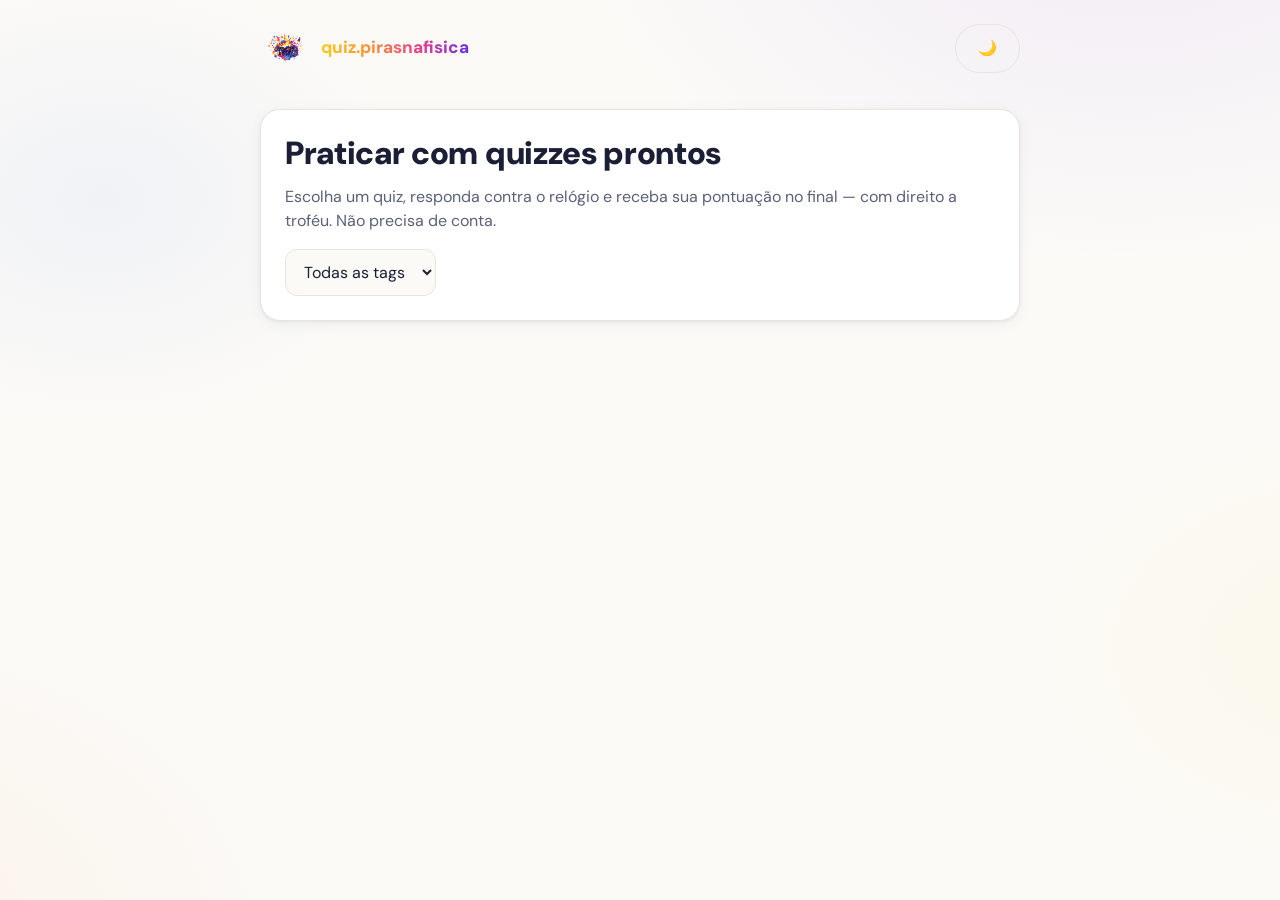
<file: docs/publicos.html>
<!doctype html>
<html lang="pt-BR">
<head>
<meta charset="utf-8">
<meta name="viewport" content="width=device-width, initial-scale=1">
<title>Quizzes públicos · Quiz Piras na Física</title>
<meta name="description" content="Quizzes públicos para praticar sozinho, com tempo e pontuação de verdade. Não precisa de conta nem de código.">
<link rel="canonical" href="https://quiz.pirasnafisica.com.br/publicos.html">
<meta property="og:type" content="website">
<meta property="og:title" content="Quizzes públicos para praticar — Quiz Piras na Física">
<meta property="og:description" content="Quizzes públicos para praticar sozinho, com tempo e pontuação de verdade. Não precisa de conta nem de código.">
<meta property="og:image" content="https://quiz.pirasnafisica.com.br/assets/img/og-logo.jpg">
<meta property="og:image:width" content="1080">
<meta property="og:image:height" content="1080">
<meta property="og:image:type" content="image/jpeg">
<meta property="og:locale" content="pt_BR">
<meta property="og:url" content="https://quiz.pirasnafisica.com.br/publicos.html">
<meta name="twitter:card" content="summary_large_image">
<link rel="icon" type="image/png" sizes="32x32" href="assets/img/icons/favicon-32.png">
<link rel="icon" type="image/png" sizes="16x16" href="assets/img/icons/favicon-16.png">
<link rel="apple-touch-icon" href="assets/img/icons/apple-touch-icon.png">
<link rel="manifest" href="manifest.webmanifest">
<meta name="theme-color" content="#1e2a78">
<link rel="preconnect" href="https://fonts.googleapis.com">
<link rel="preconnect" href="https://fonts.gstatic.com" crossorigin>
<link rel="stylesheet" href="https://fonts.googleapis.com/css2?family=DM+Sans:wght@400;500;700;900&family=Space+Mono:wght@700&display=swap">
<link rel="stylesheet" href="assets/css/estilo.css">
<script src="assets/js/tema.js"></script>
<!-- Google tag (gtag.js) -->
<script async src="https://www.googletagmanager.com/gtag/js?id=G-TY56KM22X8"></script>
<script>
  window.dataLayer = window.dataLayer || [];
  function gtag(){dataLayer.push(arguments);}
  gtag('js', new Date());

  gtag('config', 'G-TY56KM22X8');
</script>
</head>
<body>
<div class="container">
  <div class="row-between cabecalho-pagina">
    <a class="brand" href="index.html" style="margin-bottom:0"><img src="assets/img/explosao_transparente.png" alt=""><span class="brand-nome">quiz.pirasnafisica</span></a>
    <button class="btn btn-ghost" id="botao-tema" type="button" aria-label="Alternar tema">🌙</button>
  </div>

  <div class="card">
    <h1>Praticar com quizzes prontos</h1>
    <p>
      Escolha um quiz, responda contra o relógio e receba sua pontuação no final —
      com direito a troféu. Não precisa de conta.
    </p>
    <div class="spread">
      <select id="filtro-tag" style="width:auto" aria-label="Filtrar por tag"><option value="">Todas as tags</option></select>
    </div>
  </div>

  <div id="lista-quizzes" style="margin-top:16px"></div>
</div>

<script type="module">
import { chamarRpc } from './assets/js/supabase.js';
import { escaparHtml, mostrarToast } from './assets/js/ui.js';

async function carregarTags() {
  try {
    const tags = await chamarRpc('question_bank_tags');
    document.getElementById('filtro-tag').innerHTML =
      '<option value="">Todas as tags</option>' + tags.map((t) => `<option value="${escaparHtml(t.tag)}">${escaparHtml(t.tag)}</option>`).join('');
  } catch { /* cosmético */ }
}

async function carregarQuizzes() {
  const lista = document.getElementById('lista-quizzes');
  const tag = document.getElementById('filtro-tag').value;
  lista.innerHTML = '<div class="card empty pulso-suave">Carregando...</div>';
  try {
    const quizzes = await chamarRpc('public_quizzes_list', { p_tags: tag ? [tag] : null });
    if (quizzes.length === 0) {
      lista.innerHTML = `
        <div class="card empty">
          <span class="empty-icone">🔎</span>
          <p><strong>Nenhum quiz público encontrado${tag ? ' com essa tag' : ''}.</strong></p>
          <p>Tem uma conta? Você pode criar um quiz e pedir a publicação no banco público.</p>
        </div>
      `;
      return;
    }
    lista.innerHTML = quizzes.map((q) => `
      <div class="card entrada-suave">
        <div class="row-between">
          <h3 style="margin:0">${escaparHtml(q.title)}</h3>
          <a class="btn btn-primary" href="praticar.html?quiz=${q.quiz_id}">Praticar</a>
        </div>
        ${q.description ? `<p style="margin-top:8px">${escaparHtml(q.description)}</p>` : ''}
        <div class="spread" style="margin-top:10px">
          <span class="pill">${q.question_count} pergunta(s)</span>
          ${(q.tags || []).map((t) => `<span class="pill pill-tag">${escaparHtml(t)}</span>`).join('')}
        </div>
      </div>
    `).join('');
  } catch (erro) {
    lista.innerHTML = '';
    mostrarToast(erro.message, 'error');
  }
}

document.getElementById('filtro-tag').addEventListener('change', carregarQuizzes);

carregarTags();
carregarQuizzes();
</script>
</body>
</html>
</file>
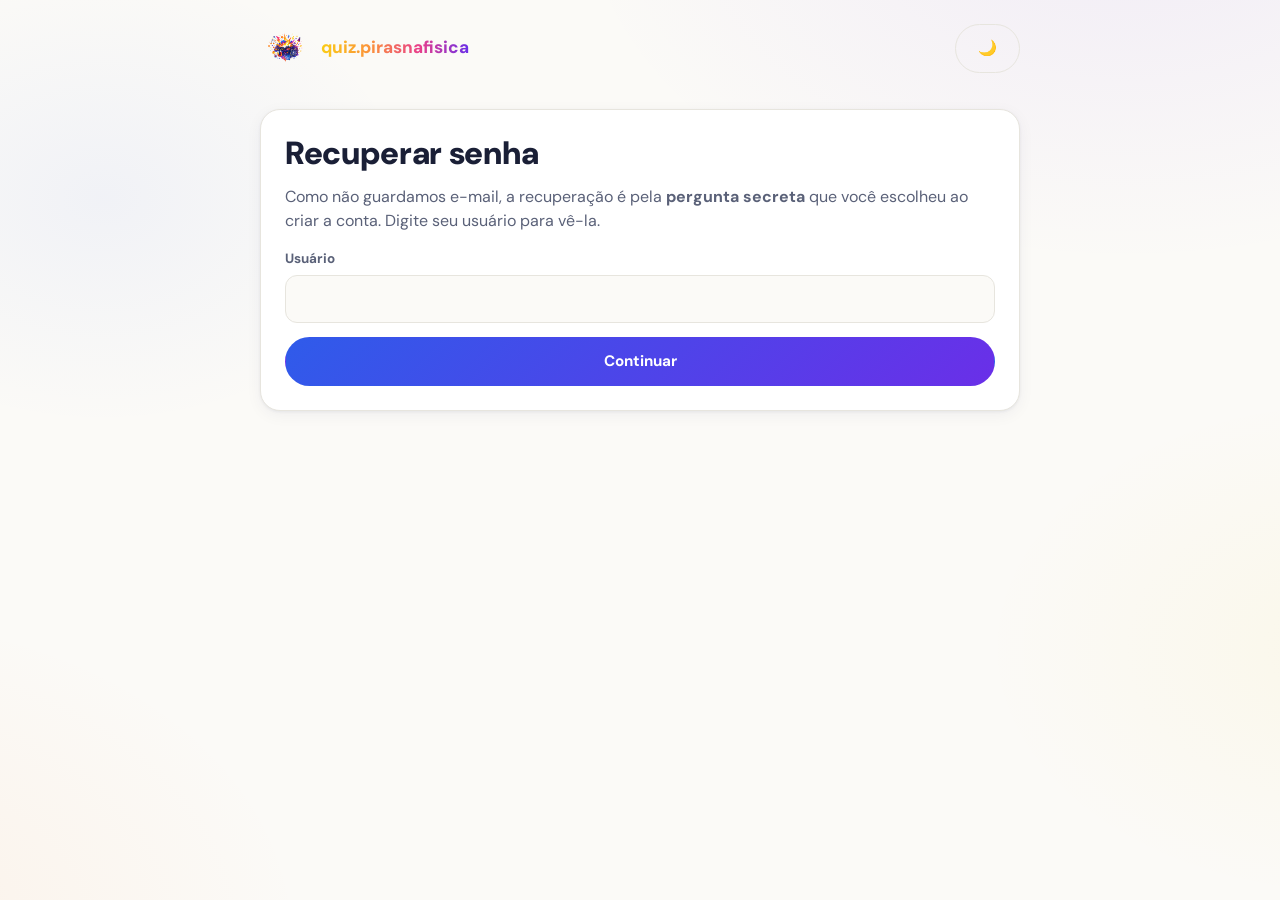
<file: docs/recuperar.html>
<!doctype html>
<html lang="pt-BR">
<head>
<meta charset="utf-8">
<meta name="viewport" content="width=device-width, initial-scale=1">
<title>Recuperar senha · Quiz Piras na Física</title>
<meta name="description" content="Recupere o acesso à sua conta de criador de quizzes usando a sua pergunta secreta.">
<meta name="robots" content="noindex">
<link rel="icon" type="image/png" sizes="32x32" href="assets/img/icons/favicon-32.png">
<link rel="icon" type="image/png" sizes="16x16" href="assets/img/icons/favicon-16.png">
<link rel="apple-touch-icon" href="assets/img/icons/apple-touch-icon.png">
<link rel="manifest" href="manifest.webmanifest">
<meta name="theme-color" content="#1e2a78">
<link rel="preconnect" href="https://fonts.googleapis.com">
<link rel="preconnect" href="https://fonts.gstatic.com" crossorigin>
<link rel="stylesheet" href="https://fonts.googleapis.com/css2?family=DM+Sans:wght@400;500;700;900&family=Space+Mono:wght@700&display=swap">
<link rel="stylesheet" href="assets/css/estilo.css">
<script src="assets/js/tema.js"></script>
<!-- Google tag (gtag.js) -->
<script async src="https://www.googletagmanager.com/gtag/js?id=G-TY56KM22X8"></script>
<script>
  window.dataLayer = window.dataLayer || [];
  function gtag(){dataLayer.push(arguments);}
  gtag('js', new Date());

  gtag('config', 'G-TY56KM22X8');
</script>
</head>
<body>
<div class="container">
  <div class="row-between cabecalho-pagina">
    <a class="brand" href="index.html" style="margin-bottom:0"><img src="assets/img/explosao_transparente.png" alt=""><span class="brand-nome">quiz.pirasnafisica</span></a>
    <button class="btn btn-ghost" id="botao-tema" type="button" aria-label="Alternar tema">🌙</button>
  </div>

  <div class="card">
    <h1>Recuperar senha</h1>
    <p>
      Como não guardamos e-mail, a recuperação é pela <strong>pergunta secreta</strong>
      que você escolheu ao criar a conta. Digite seu usuário para vê-la.
    </p>

    <form id="form-usuario">
      <div class="field">
        <label class="field-label" for="usuario">Usuário</label>
        <input type="text" id="usuario" maxlength="24" required>
      </div>
      <button class="btn btn-primary btn-block" type="submit">Continuar</button>
    </form>

    <form id="form-resposta" style="display:none">
      <div class="field">
        <label class="field-label" id="pergunta-label" for="resposta"></label>
        <input type="text" id="resposta" required>
        <p class="hint">Não diferencia maiúsculas de minúsculas nem espaços nas pontas.</p>
      </div>
      <div class="field">
        <label class="field-label" for="nova-senha">Nova senha</label>
        <input type="password" id="nova-senha" placeholder="Pelo menos 8 caracteres" required>
      </div>
      <button class="btn btn-primary btn-block" type="submit">Trocar senha</button>
      <p class="hint" style="margin-top:12px">
        Se não lembrar a resposta, infelizmente não há outra forma de recuperar
        esta conta. Você pode criar um usuário novo — mas os quizzes da conta
        antiga ficam inacessíveis.
      </p>
    </form>
  </div>
</div>

<script type="module">
import { chamarRpc } from './assets/js/supabase.js';
import { mostrarToast } from './assets/js/ui.js';

let usuarioAtual = '';

document.getElementById('form-usuario').addEventListener('submit', async (evento) => {
  evento.preventDefault();
  const usuario = document.getElementById('usuario').value.trim();
  try {
    const pergunta = await chamarRpc('creator_recover_get_question', { p_username: usuario });
    usuarioAtual = usuario;
    document.getElementById('pergunta-label').textContent = pergunta;
    document.getElementById('form-usuario').style.display = 'none';
    document.getElementById('form-resposta').style.display = 'block';
  } catch (erro) {
    mostrarToast(erro.message, 'error');
  }
});

document.getElementById('form-resposta').addEventListener('submit', async (evento) => {
  evento.preventDefault();
  const resposta = document.getElementById('resposta').value;
  const novaSenha = document.getElementById('nova-senha').value;
  try {
    await chamarRpc('creator_recover_reset', {
      p_username: usuarioAtual,
      p_secret_answer: resposta,
      p_new_password: novaSenha,
    });
    mostrarToast('Senha alterada. Faça login novamente.');
    window.location.href = 'login.html';
  } catch (erro) {
    mostrarToast(erro.message, 'error');
  }
});
</script>
</body>
</html>
</file>
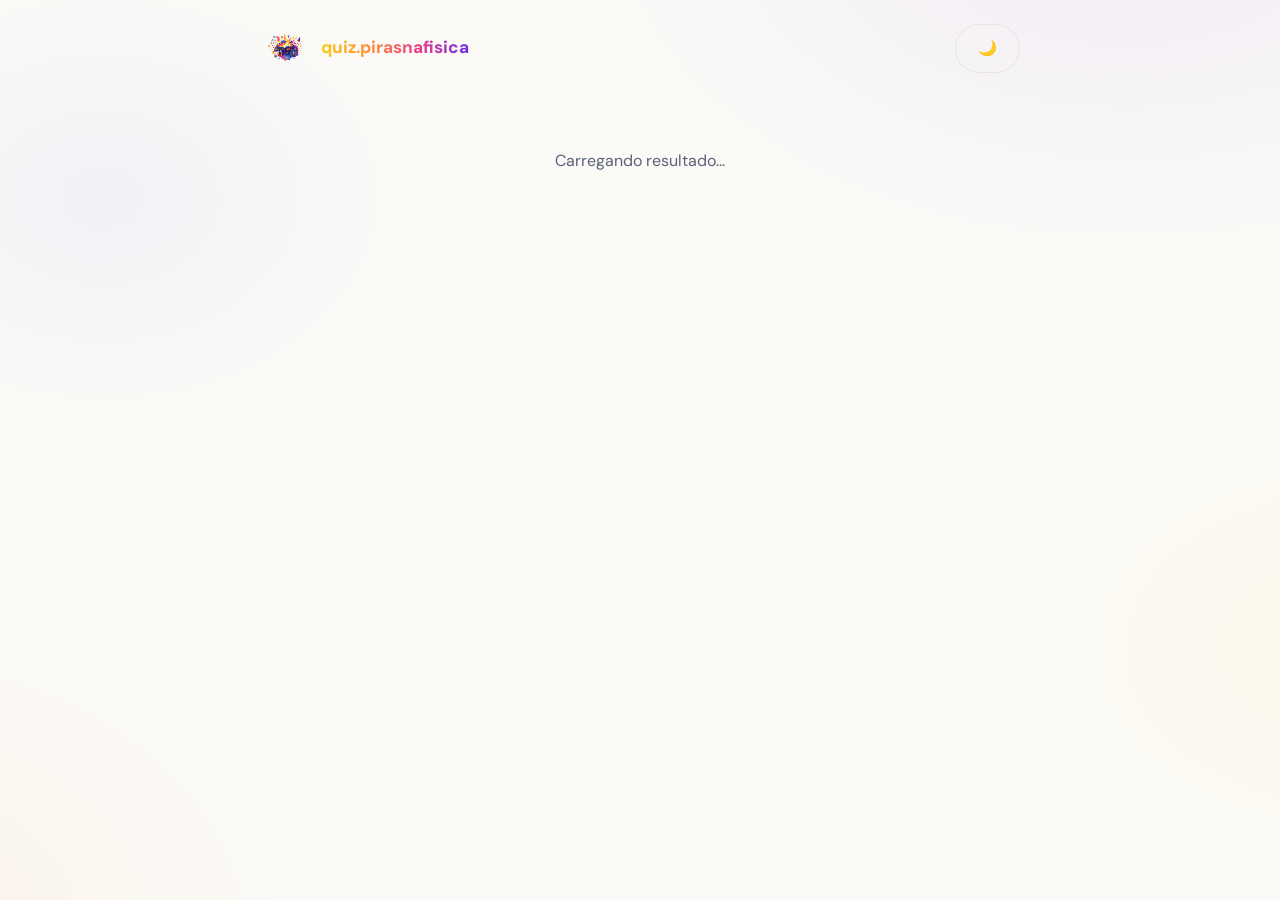
<file: docs/resultado.html>
<!doctype html>
<html lang="pt-BR">
<head>
<meta charset="utf-8">
<meta name="viewport" content="width=device-width, initial-scale=1">
<title>Resultado · Quiz Piras na Física</title>
<meta name="description" content="Resultado da partida: sua pontuação e o pódio.">
<meta name="robots" content="noindex">
<link rel="icon" type="image/png" sizes="32x32" href="assets/img/icons/favicon-32.png">
<link rel="icon" type="image/png" sizes="16x16" href="assets/img/icons/favicon-16.png">
<link rel="apple-touch-icon" href="assets/img/icons/apple-touch-icon.png">
<link rel="manifest" href="manifest.webmanifest">
<meta name="theme-color" content="#1e2a78">
<link rel="preconnect" href="https://fonts.googleapis.com">
<link rel="preconnect" href="https://fonts.gstatic.com" crossorigin>
<link rel="stylesheet" href="https://fonts.googleapis.com/css2?family=DM+Sans:wght@400;500;700;900&family=Space+Mono:wght@700&display=swap">
<link rel="stylesheet" href="assets/css/estilo.css">
<script src="assets/js/tema.js"></script>
<!-- Google tag (gtag.js) -->
<script async src="https://www.googletagmanager.com/gtag/js?id=G-TY56KM22X8"></script>
<script>
  window.dataLayer = window.dataLayer || [];
  function gtag(){dataLayer.push(arguments);}
  gtag('js', new Date());

  gtag('config', 'G-TY56KM22X8');
</script>
</head>
<body>
<div class="container">
  <div class="row-between cabecalho-pagina">
    <a class="brand" href="index.html" style="margin-bottom:0"><img src="assets/img/explosao_transparente.png" alt=""><span class="brand-nome">quiz.pirasnafisica</span></a>
    <button class="btn btn-ghost" id="botao-tema" type="button" aria-label="Alternar tema">🌙</button>
  </div>
  <div id="tela"><div class="empty">Carregando resultado...</div></div>
</div>

<script type="module">
import { chamarRpc } from './assets/js/supabase.js';
import { lerParticipante } from './assets/js/participante.js';
import { escaparHtml, parametrosDaUrl } from './assets/js/ui.js';
import { dispararConfete } from './assets/js/confete.js';
import { AVATAR_PADRAO } from './assets/js/avatar.js';

const sessionId = parametrosDaUrl().get('session');
const tela = document.getElementById('tela');
const eu = sessionId ? lerParticipante(sessionId) : null;

const MEDALHAS = ['🥇', '🥈', '🥉'];

function avatarDe(p) {
  return escaparHtml(p.avatar_emoji || AVATAR_PADRAO);
}

function colunaPodio(p, posicao) {
  // posicao: 1, 2 ou 3 (1º ao 3º lugar)
  return `
    <div class="podium-col podium-${posicao}">
      <span class="podium-medalha">${MEDALHAS[posicao - 1]}</span>
      <span class="avatar avatar-lg">${avatarDe(p)}</span>
      <span class="podium-nome">${escaparHtml(p.nickname)}</span>
      <span class="podium-pontos">${p.total_points} pts</span>
      <div class="podium-base">${posicao}</div>
    </div>
  `;
}

async function carregar() {
  if (!sessionId) {
    tela.innerHTML = '<div class="card empty">Sessão não informada.</div>';
    return;
  }
  let placar;
  try {
    placar = await chamarRpc('session_scoreboard', { p_session_id: sessionId });
  } catch (erro) {
    tela.innerHTML = `<div class="card empty">${escaparHtml(erro.message)}</div>`;
    return;
  }

  placar = placar.filter((p) => !p.is_kicked);
  const podio = placar.slice(0, 3);
  const resto = placar.slice(3);

  // Pódio na ordem visual 2º · 1º · 3º (o CSS anima a entrada 3º → 2º → 1º)
  const ordemVisual = [podio[1], podio[0], podio[2]].filter(Boolean);

  tela.innerHTML = `
    <div class="card" style="text-align:center">
      <div class="trofeu-hero">🏆</div>
      <h1>Resultado final</h1>
      ${podio.length === 0 ? '<p class="empty">Ninguém participou desta sessão.</p>' : `
        <div class="podium">
          ${ordemVisual.map((p) => colunaPodio(p, podio.indexOf(p) + 1)).join('')}
        </div>
      `}
    </div>

    ${resto.length > 0 ? `
      <div class="card">
        <h3>Demais participantes</h3>
        <ul class="scoreboard">
          ${resto.map((p, i) => `
            <li class="${eu && p.participant_id === eu.participantId ? 'is-me' : ''}">
              <span class="rank">${i + 4}</span>
              <span class="avatar">${avatarDe(p)}</span>
              <span>${escaparHtml(p.nickname)}</span>
              <span class="points">${p.total_points} pts</span>
            </li>
          `).join('')}
        </ul>
      </div>
    ` : ''}

    ${eu?.linkedToAccount ? `
      <div class="card" style="text-align:center">
        <p style="margin:0">✅ Este resultado ficou salvo no seu perfil — <a href="perfil.html">ver histórico</a>.</p>
      </div>
    ` : ''}

    <div class="card" style="text-align:center">
      <p>Gostou? Crie o seu próprio quiz — é grátis e não pede e-mail.</p>
      <a class="btn btn-primary btn-block" href="login.html">Criar um quiz</a>
      <a class="btn btn-ghost btn-block" href="publicos.html" style="margin-top:10px">Praticar com quizzes prontos</a>
    </div>
  `;

  // Confete entra junto com o 1º lugar do pódio (delay da animação CSS).
  if (podio.length > 0) {
    setTimeout(() => dispararConfete(), 1800);
  }
}

carregar();
</script>
</body>
</html>
</file>
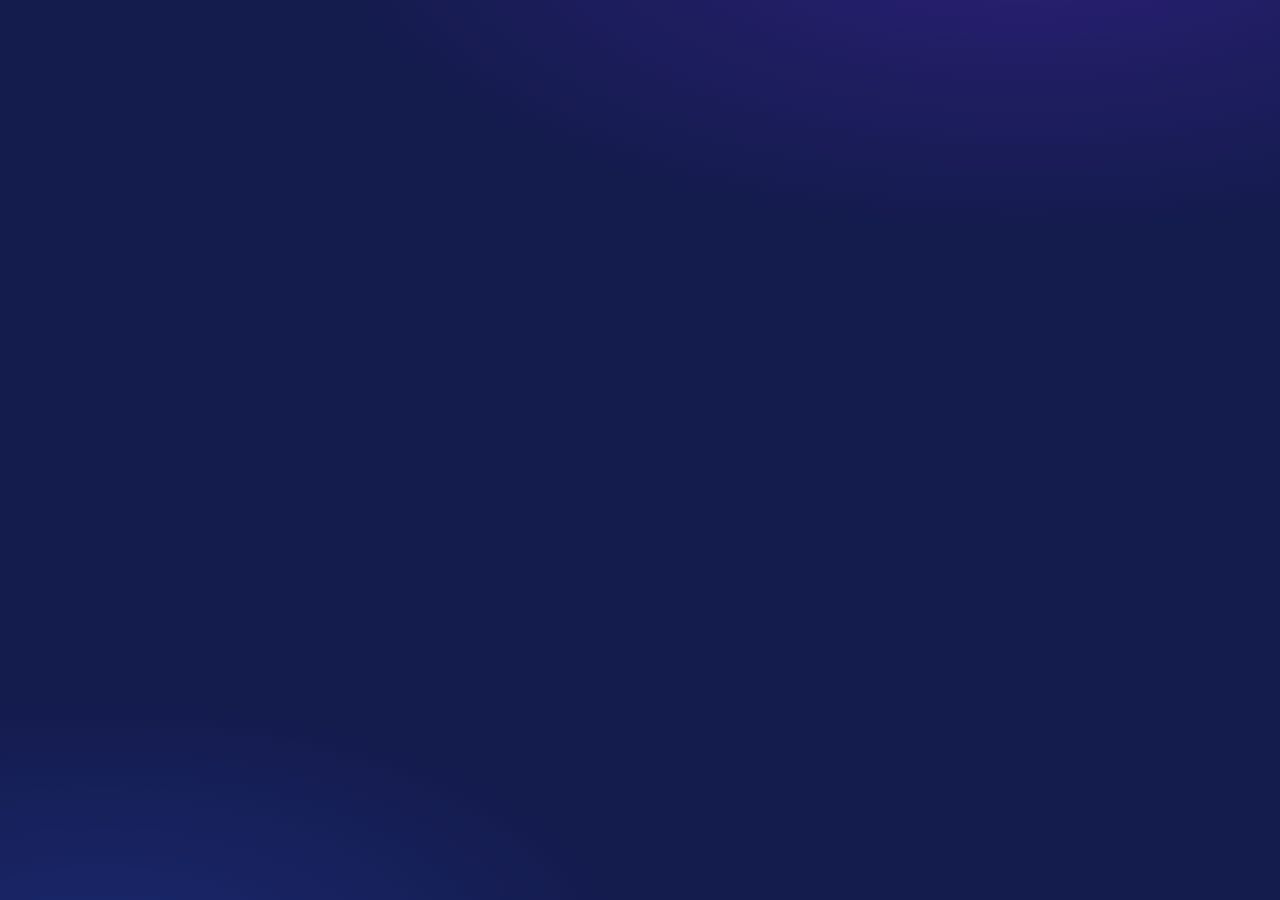
<file: docs/telao.html>
<!doctype html>
<html lang="pt-BR">
<head>
<meta charset="utf-8">
<meta name="viewport" content="width=device-width, initial-scale=1">
<title>Telão · Quiz Piras na Física</title>
<meta name="description" content="Telão do quiz ao vivo para projetar para a turma.">
<meta name="robots" content="noindex">
<link rel="icon" type="image/png" sizes="32x32" href="assets/img/icons/favicon-32.png">
<link rel="icon" type="image/png" sizes="16x16" href="assets/img/icons/favicon-16.png">
<link rel="apple-touch-icon" href="assets/img/icons/apple-touch-icon.png">
<link rel="manifest" href="manifest.webmanifest">
<meta name="theme-color" content="#1e2a78">
<link rel="preconnect" href="https://fonts.googleapis.com">
<link rel="preconnect" href="https://fonts.gstatic.com" crossorigin>
<link rel="stylesheet" href="https://fonts.googleapis.com/css2?family=DM+Sans:wght@400;500;700;900&family=Space+Mono:wght@700&display=swap">
<link rel="stylesheet" href="assets/css/estilo.css">
<!-- Google tag (gtag.js) -->
<script async src="https://www.googletagmanager.com/gtag/js?id=G-TY56KM22X8"></script>
<script>
  window.dataLayer = window.dataLayer || [];
  function gtag(){dataLayer.push(arguments);}
  gtag('js', new Date());

  gtag('config', 'G-TY56KM22X8');
</script>
</head>
<body class="telao">
<div class="container-wide">
  <div id="tela"></div>
</div>

<script type="module">
import { supabase, chamarRpc } from './assets/js/supabase.js';
import { criarSincronizacaoAoVivo } from './assets/js/realtime.js';
import { criarTemporizador } from './assets/js/temporizador.js';
import { escaparHtml, urlQrCode, parametrosDaUrl } from './assets/js/ui.js';
import { AVATAR_PADRAO } from './assets/js/avatar.js';

const sessionId = parametrosDaUrl().get('session');
const tela = document.getElementById('tela');
if (!sessionId) {
  tela.innerHTML = '<div class="card empty">Sessão não informada.</div>';
  throw new Error('sessao ausente');
}

const linkEntrar = `${window.location.origin}${window.location.pathname.replace('telao.html', 'entrar.html')}`;
let perguntaIdAtual = undefined;
let temporizador = null;
let redirecionado = false;

function pararTemporizador() {
  if (temporizador) { temporizador.parar(); temporizador = null; }
}

function avatarDe(p) {
  return escaparHtml(p.avatar_emoji || AVATAR_PADRAO);
}

function renderMedia(estado) {
  if (!estado.q_media_url) return '';
  if (estado.q_media_type === 'image') {
    return `<div class="media-preview"><img src="${escaparHtml(estado.q_media_url)}" alt=""></div>`;
  }
  if (estado.q_media_type === 'youtube') {
    const m = estado.q_media_url.match(/(?:youtu\.be\/|youtube\.com\/(?:watch\?v=|embed\/|shorts\/))([\w-]{11})/);
    return m ? `<div class="media-preview"><iframe src="https://www.youtube.com/embed/${m[1]}" allowfullscreen></iframe></div>` : '';
  }
  return '';
}

function renderPlacar(placar) {
  const top = placar.slice(0, 8);
  return `
    <div class="card">
      <h3>Placar</h3>
      <ul class="scoreboard">
        ${top.map((p, i) => `
          <li>
            <span class="rank">${i + 1}</span>
            <span class="avatar">${avatarDe(p)}</span>
            <span>${escaparHtml(p.nickname)}</span>
            <span class="points">${p.total_points} pts</span>
          </li>
        `).join('')}
      </ul>
    </div>
  `;
}

async function renderLobby(sessao, participantes) {
  const ativos = participantes.filter((p) => !p.is_kicked);
  tela.innerHTML = `
    <div class="card" style="text-align:center">
      <p class="hint">Entre em</p>
      <h1 style="margin-bottom:4px">${linkEntrar}</h1>
      <div class="pin-display">${sessao.pin}</div>
      <img src="${urlQrCode(`${linkEntrar}?pin=${sessao.pin}`, 260)}" alt="QR code" style="margin:18px auto; display:block; border-radius:12px">
    </div>
    <div class="card">
      <h3>${ativos.length} participante(s) na sala</h3>
      <div class="spread">
        ${ativos.map((p) => `<span class="pill">${avatarDe(p)} ${escaparHtml(p.nickname)}</span>`).join('') || '<span class="hint pulso-suave">Aguardando participantes...</span>'}
      </div>
    </div>
  `;
}

async function renderPergunta(estado) {
  let distribuicao = {};
  if (estado.question_status === 'closed' || estado.question_status === 'revealed') {
    try {
      const respostas = await chamarRpc('session_current_answers', { p_session_id: sessionId });
      for (const r of respostas) distribuicao[r.choice_key] = (distribuicao[r.choice_key] || 0) + 1;
    } catch {}
  }

  const opcoesHtml = (estado.q_options || []).map((op) => {
    const classes = ['option-card'];
    if (estado.question_status === 'revealed' && op.key === estado.reveal_correct_key) classes.push('is-correct');
    const contagem = distribuicao[op.key] || 0;
    const mostrar = estado.question_status === 'closed' || estado.question_status === 'revealed';
    return `
      <div class="${classes.join(' ')}" data-letra="${op.key}">
        <span class="badge">${op.key}</span><span style="flex:1">${escaparHtml(op.label)}</span>
        ${mostrar ? `<span class="pill">${contagem}</span>` : ''}
      </div>
    `;
  }).join('');

  tela.innerHTML = `
    <div class="card">
      <div class="row-between">
        <span class="pill">Pergunta ${(estado.q_index ?? 0) + 1} de ${estado.q_total ?? '?'}</span>
      </div>
      ${estado.question_status === 'open' ? '<div class="timer-bar" id="barra-tempo" style="margin:14px 0"><span style="width:100%"></span></div>' : ''}
      <h1>${escaparHtml(estado.q_text)}</h1>
      ${renderMedia(estado)}
      <div class="option-grid">${opcoesHtml}</div>
    </div>
  `;

  if (estado.question_status === 'revealed') {
    try {
      const placar = await chamarRpc('session_scoreboard', { p_session_id: sessionId });
      tela.insertAdjacentHTML('beforeend', renderPlacar(placar));
    } catch {}
  }

  if (estado.question_status === 'open' && !temporizador) {
    temporizador = criarTemporizador({
      segundosTotais: estado.q_seconds,
      aoAtualizar: (restanteMs, totalMs) => {
        const barra = document.getElementById('barra-tempo');
        if (!barra) return;
        barra.querySelector('span').style.width = `${Math.max(0, (restanteMs / totalMs) * 100)}%`;
        barra.classList.toggle('is-urgente', restanteMs / totalMs <= 0.2);
      },
    });
    const calibrado = await temporizador.calibrar(sessionId);
    if (calibrado) temporizador.iniciar();
  }
}

async function renderizar({ estado, sessao, participantes }) {
  if (!estado || !sessao || redirecionado) return;

  if (sessao.status === 'finished') {
    redirecionado = true;
    window.location.href = `resultado.html?session=${sessionId}`;
    return;
  }

  if (estado.current_question_id !== perguntaIdAtual) {
    perguntaIdAtual = estado.current_question_id;
    pararTemporizador();
  }

  if (sessao.status === 'lobby') {
    await renderLobby(sessao, participantes);
  } else {
    await renderPergunta(estado);
  }
}

const sync = criarSincronizacaoAoVivo({
  nomeCanal: `quiz-telao-${sessionId}`,
  tabelas: [
    { nome: 'session_state', coluna: 'session_id', valor: sessionId },
    { nome: 'game_sessions', coluna: 'id', valor: sessionId },
    { nome: 'participants', coluna: 'session_id', valor: sessionId },
  ],
  buscar: async () => {
    const [{ data: estado }, { data: sessao }, { data: participantes }] = await Promise.all([
      supabase.from('session_state').select('*').eq('session_id', sessionId).maybeSingle(),
      supabase.from('game_sessions').select('*').eq('id', sessionId).maybeSingle(),
      supabase.from('participants').select('*').eq('session_id', sessionId).order('joined_at'),
    ]);
    return { estado, sessao, participantes: participantes || [] };
  },
  atualizar: renderizar,
  intervaloPollMs: 2000,
});

sync.iniciar();
</script>
</body>
</html>
</file>
<file: docs/assets/css/estilo.css>
/* ============================================================
   Quiz Piras na Física — design system "Arena"
   Lado game da marca: fundo claro vibrante, gradientes do logo
   (amarelo→laranja→magenta→roxo), alternativas coloridas por
   letra, telão escuro em índigo. Fontes: DM Sans + Space Mono
   (carregadas no <head> das páginas, com fallback de sistema).
   ============================================================ */

:root {
  /* Cores da marca (do logo "explosão de ideias") */
  --indigo-950: #0e1233;
  --indigo-900: #141b4d;
  --indigo-800: #1e2a78;
  --azul: #2f5bea;
  --roxo: #6a2fe8;
  --magenta: #e83e8c;
  --laranja: #fb923c;
  --amarelo: #facc15;
  --verde: #16a34a;
  --vermelho: #ef4444;

  /* Superfícies — tema claro (padrão) */
  --paper: #fbfaf7;
  --paper-raised: #ffffff;
  --ink: #1a1f36;
  --ink-soft: #5a6178;
  --line: #e7e5de;

  /* "Aurora": brilhos radiais bem suaves das cores da marca no fundo,
     ecoando a explosão de ideias do logo sem atrapalhar a leitura. */
  --aurora:
    radial-gradient(900px 600px at 88% -12%, rgba(106, 47, 232, 0.07), transparent 62%),
    radial-gradient(760px 540px at -12% 104%, rgba(251, 146, 60, 0.08), transparent 60%),
    radial-gradient(620px 420px at 106% 72%, rgba(250, 204, 21, 0.06), transparent 60%),
    radial-gradient(520px 380px at 8% 22%, rgba(47, 91, 234, 0.05), transparent 60%);

  /* Aliases semânticos usados pelas páginas */
  --accent: var(--azul);
  --accent-light: #e9edfd;
  --accent-ink: #1e2a78;
  --good: var(--verde);
  --good-light: #e5f7ec;
  --bad: var(--vermelho);
  --bad-light: #feecec;
  --warn-bg: #fff8e1;
  --warn-border: #f5d96b;
  --warn-ink: #6d5200;

  /* Cores por letra das alternativas */
  --letra-a: var(--azul);
  --letra-a-light: #e9edfd;
  --letra-b: var(--roxo);
  --letra-b-light: #f0e9fd;
  --letra-c: #ea7014;
  --letra-c-light: #fef0e2;
  --letra-d: #d42e7d;
  --letra-d-light: #fde9f3;

  /* Gradientes reutilizáveis */
  --grad-marca: linear-gradient(90deg, var(--amarelo), var(--laranja), var(--magenta), var(--roxo));
  --grad-cta: linear-gradient(135deg, var(--azul), var(--roxo));
  --grad-timer: linear-gradient(90deg, var(--amarelo), var(--laranja), var(--magenta));

  --radius: 20px;
  --radius-sm: 12px;
  --radius-pill: 999px;
  --shadow: 0 1px 3px rgba(20, 27, 77, 0.06), 0 4px 16px rgba(20, 27, 77, 0.05);
  --shadow-pop: 0 6px 24px rgba(20, 27, 77, 0.14);
  --sombra-cta: 0 4px 14px rgba(106, 47, 232, 0.35);

  --font: "DM Sans", -apple-system, BlinkMacSystemFont, "Segoe UI", Roboto, Helvetica, Arial, sans-serif;
  --font-mono: "Space Mono", ui-monospace, "SF Mono", Consolas, monospace;
}

/* Tema escuro: índigo profundo, não cinza. Aplicado via data-theme="dark"
   no <html>, que o tema.js define a partir da escolha do usuário (botão
   de lua/sol no cabeçalho) ou, sem escolha salva, do tema do sistema. */
:root { color-scheme: light; }
:root[data-theme="dark"] {
    color-scheme: dark;
    --paper: #12152e;
    --paper-raised: #1a1e3f;
    --ink: #eef0fb;
    --ink-soft: #9aa2c7;
    --line: #2b3059;

    --aurora:
      radial-gradient(900px 600px at 88% -12%, rgba(106, 47, 232, 0.16), transparent 62%),
      radial-gradient(760px 540px at -12% 104%, rgba(47, 91, 234, 0.13), transparent 60%),
      radial-gradient(620px 420px at 106% 72%, rgba(232, 62, 140, 0.08), transparent 60%);

    --accent: #7d94f2;
    --accent-light: #232b56;
    --accent-ink: #c3cdfb;
    --good: #4ade80;
    --good-light: #10301e;
    --bad: #f87171;
    --bad-light: #341a1e;
    --warn-bg: #2c2510;
    --warn-border: #5c4a16;
    --warn-ink: #fde68a;

    --letra-a: #7d94f2;
    --letra-a-light: #212a52;
    --letra-b: #a883f5;
    --letra-b-light: #2b2352;
    --letra-c: #fca55c;
    --letra-c-light: #38260f;
    --letra-d: #f472b6;
    --letra-d-light: #3a1a2c;

    --shadow: 0 1px 3px rgba(0, 0, 0, 0.4);
    --shadow-pop: 0 6px 24px rgba(0, 0, 0, 0.5);
    --sombra-cta: 0 4px 14px rgba(106, 47, 232, 0.5);
}

* { box-sizing: border-box; }

html, body {
  margin: 0;
  padding: 0;
  background: var(--paper);
  color: var(--ink);
  font-family: var(--font);
}

body {
  min-height: 100vh;
  line-height: 1.5;
  background-image: var(--aurora);
  background-attachment: fixed;
}

h1, h2, h3 { line-height: 1.2; margin: 0 0 0.4em; font-weight: 700; }
h1 { font-weight: 900; letter-spacing: -0.01em; }
p { margin: 0 0 1em; color: var(--ink-soft); }

a { color: var(--accent); }

.container {
  max-width: 800px;
  margin: 0 auto;
  padding: 24px 20px 64px;
  position: relative;
  z-index: 1;
}

.container-wide {
  max-width: 1200px;
  margin: 0 auto;
  padding: 24px 24px 64px;
  position: relative;
  z-index: 1;
}

/* Foco visível consistente */
:focus-visible {
  outline: 3px solid var(--accent);
  outline-offset: 2px;
  border-radius: 4px;
}

/* ---------- Marca ---------- */

.brand {
  display: flex;
  align-items: center;
  gap: 10px;
  font-weight: 800;
  font-size: 1.08rem;
  text-decoration: none;
  color: var(--ink);
  margin-bottom: 28px;
}
.brand img {
  height: 34px;
  width: auto;
  display: block;
}
.brand .brand-nome {
  background: var(--grad-marca);
  -webkit-background-clip: text;
  background-clip: text;
  -webkit-text-fill-color: transparent;
  color: transparent;
  white-space: nowrap;
}
.brand .dot { color: var(--laranja); }

/* Cabeçalho das páginas internas: marca à esquerda, ações à direita,
   com respiro generoso antes do conteúdo. */
.cabecalho-pagina { margin-bottom: 36px; }

/* ---------- Cartões e layout ---------- */

.card {
  background: var(--paper-raised);
  border: 1px solid var(--line);
  border-radius: var(--radius);
  box-shadow: var(--shadow);
  padding: 24px;
}

.card + .card { margin-top: 16px; }

.stack { display: flex; flex-direction: column; gap: 12px; }
.row { display: flex; align-items: center; gap: 10px; }
.row-between { display: flex; align-items: center; justify-content: space-between; gap: 10px; }
.spread { display: flex; flex-wrap: wrap; gap: 10px; }

/* ---------- Formulários ---------- */

label.field-label {
  display: block;
  font-size: 0.84rem;
  font-weight: 700;
  color: var(--ink-soft);
  margin-bottom: 6px;
}

input[type="text"], input[type="number"], input[type="url"], input[type="password"], textarea, select {
  width: 100%;
  font: inherit;
  font-size: 1rem;
  padding: 11px 14px;
  border: 1.5px solid var(--line);
  border-radius: var(--radius-sm);
  background: var(--paper);
  color: var(--ink);
  transition: border-color 0.15s ease;
}
input:focus, textarea:focus, select:focus {
  outline: none;
  border-color: var(--accent);
  box-shadow: 0 0 0 3px var(--accent-light);
}
textarea { resize: vertical; min-height: 70px; }

.field { margin-bottom: 14px; }
.hint { font-size: 0.8rem; color: var(--ink-soft); margin-top: 4px; }

/* Bloco de código (ex.: exemplo de JSON no guia de importação) */
.bloco-codigo {
  font-family: var(--font-mono);
  font-size: 0.78rem;
  line-height: 1.55;
  background: var(--paper);
  border: 1px solid var(--line);
  border-radius: var(--radius-sm);
  padding: 12px 14px;
  overflow-x: auto;
  margin: 8px 0;
}

/* Guia expansível (details/summary) */
.guia-json { margin: 8px 0; }
.guia-json summary {
  cursor: pointer;
  font-weight: 600;
  color: var(--accent);
}
.guia-json ol { padding-left: 20px; margin: 8px 0; }
.guia-json li { margin-bottom: 4px; }

/* Aviso destacado (política de conta, alertas) */
.aviso {
  background: var(--warn-bg);
  border: 1px solid var(--warn-border);
  color: var(--warn-ink);
  border-radius: var(--radius-sm);
  padding: 12px 14px;
  font-size: 0.88rem;
  line-height: 1.5;
}
.aviso strong { color: inherit; }
.aviso p { color: inherit; margin: 0 0 0.5em; }
.aviso p:last-child { margin-bottom: 0; }

/* ---------- Botões ---------- */

.btn {
  display: inline-flex;
  align-items: center;
  justify-content: center;
  gap: 8px;
  font: inherit;
  font-weight: 700;
  font-size: 0.95rem;
  padding: 12px 22px;
  border-radius: var(--radius-pill);
  border: 1.5px solid transparent;
  cursor: pointer;
  text-decoration: none;
  transition: transform 0.12s ease, box-shadow 0.15s ease, opacity 0.15s ease, background 0.15s ease;
}
.btn:active { transform: scale(0.97); }
.btn:disabled { opacity: 0.5; cursor: not-allowed; }

.btn-primary {
  background: var(--grad-cta);
  color: #fff;
}
.btn-primary:hover:not(:disabled) {
  transform: translateY(-1px);
  box-shadow: var(--sombra-cta);
}
.btn-primary:active { transform: scale(0.97); }

.btn-ghost { background: transparent; color: var(--ink); border-color: var(--line); }
.btn-ghost:hover:not(:disabled) { background: var(--accent-light); border-color: var(--accent); }

.btn-danger { background: var(--bad); color: #fff; }
.btn-danger:hover:not(:disabled) { opacity: 0.9; }

.btn-block { width: 100%; }
.btn-lg { padding: 15px 28px; font-size: 1.05rem; }

/* ---------- PIN / código ---------- */

.pin-display {
  font-family: var(--font-mono);
  font-size: 2.8rem;
  font-weight: 700;
  letter-spacing: 0.14em;
  text-align: center;
  background: var(--grad-cta);
  -webkit-background-clip: text;
  background-clip: text;
  -webkit-text-fill-color: transparent;
  color: transparent;
}

/* ---------- Badges, pills e chips ---------- */

.badge {
  display: inline-flex;
  align-items: center;
  justify-content: center;
  min-width: 28px;
  height: 28px;
  padding: 0 8px;
  border-radius: var(--radius-pill);
  background: var(--accent-light);
  color: var(--accent-ink);
  font-weight: 700;
  font-size: 0.84rem;
  flex-shrink: 0;
}

.pill {
  display: inline-flex;
  align-items: center;
  gap: 6px;
  padding: 5px 13px;
  border-radius: var(--radius-pill);
  background: var(--accent-light);
  color: var(--accent-ink);
  font-size: 0.8rem;
  font-weight: 700;
}

.pill-tag {
  background: var(--letra-b-light);
  color: var(--letra-b);
}

/* ---------- Alternativas (assinatura visual da arena) ---------- */

.option-grid {
  display: grid;
  grid-template-columns: 1fr;
  gap: 12px;
}
@media (min-width: 560px) {
  .option-grid { grid-template-columns: 1fr 1fr; }
}

.option-card {
  display: flex;
  align-items: center;
  gap: 12px;
  padding: 16px;
  border: 2px solid var(--line);
  border-radius: var(--radius-sm);
  background: var(--paper-raised);
  cursor: pointer;
  font: inherit;
  font-size: 1rem;
  font-weight: 500;
  text-align: left;
  color: var(--ink);
  transition: transform 0.12s ease, border-color 0.15s ease, background 0.15s ease;
}
.option-card:hover:not(:disabled) { transform: translateY(-1px); }
.option-card:disabled { cursor: default; opacity: 0.85; }

/* Cor por letra: borda suave + badge colorido */
.option-card[data-letra="A"] { border-color: color-mix(in srgb, var(--letra-a) 35%, var(--line)); }
.option-card[data-letra="B"] { border-color: color-mix(in srgb, var(--letra-b) 35%, var(--line)); }
.option-card[data-letra="C"] { border-color: color-mix(in srgb, var(--letra-c) 35%, var(--line)); }
.option-card[data-letra="D"] { border-color: color-mix(in srgb, var(--letra-d) 35%, var(--line)); }

.option-card[data-letra="A"] .badge { background: var(--letra-a-light); color: var(--letra-a); }
.option-card[data-letra="B"] .badge { background: var(--letra-b-light); color: var(--letra-b); }
.option-card[data-letra="C"] .badge { background: var(--letra-c-light); color: var(--letra-c); }
.option-card[data-letra="D"] .badge { background: var(--letra-d-light); color: var(--letra-d); }

.option-card[data-letra="A"]:hover:not(:disabled) { border-color: var(--letra-a); }
.option-card[data-letra="B"]:hover:not(:disabled) { border-color: var(--letra-b); }
.option-card[data-letra="C"]:hover:not(:disabled) { border-color: var(--letra-c); }
.option-card[data-letra="D"]:hover:not(:disabled) { border-color: var(--letra-d); }

.option-card[data-letra="A"].is-selected { border-color: var(--letra-a); background: var(--letra-a-light); }
.option-card[data-letra="B"].is-selected { border-color: var(--letra-b); background: var(--letra-b-light); }
.option-card[data-letra="C"].is-selected { border-color: var(--letra-c); background: var(--letra-c-light); }
.option-card[data-letra="D"].is-selected { border-color: var(--letra-d); background: var(--letra-d-light); }

/* Estados finais vencem a cor da letra */
.option-card.is-selected { border-color: var(--accent); background: var(--accent-light); }
.option-card.is-correct,
.option-card[data-letra].is-correct { border-color: var(--good); background: var(--good-light); }
.option-card.is-wrong,
.option-card[data-letra].is-wrong { border-color: var(--bad); background: var(--bad-light); }
.option-card.is-correct .badge { background: var(--good); color: #fff; }
.option-card.is-wrong .badge { background: var(--bad); color: #fff; }

/* ---------- Timer ---------- */

.timer-bar {
  height: 10px;
  border-radius: var(--radius-pill);
  background: var(--line);
  overflow: hidden;
}
.timer-bar > span {
  display: block;
  height: 100%;
  border-radius: var(--radius-pill);
  background: var(--grad-timer);
  transition: width 0.2s linear;
}
.timer-bar.is-urgente > span {
  background: var(--bad);
  animation: timer-pulso 0.6s ease-in-out infinite alternate;
}
@keyframes timer-pulso {
  from { opacity: 1; }
  to { opacity: 0.55; }
}

/* ---------- Placar ---------- */

.scoreboard { list-style: none; margin: 0; padding: 0; }
.scoreboard li {
  display: flex;
  align-items: center;
  gap: 12px;
  padding: 12px 14px;
  border-bottom: 1px solid var(--line);
}
.scoreboard li:last-child { border-bottom: none; }
.scoreboard li.is-me {
  background: var(--accent-light);
  border-radius: var(--radius-sm);
  border-bottom-color: transparent;
}
.scoreboard .rank {
  font-family: var(--font-mono);
  font-weight: 700;
  color: var(--ink-soft);
  width: 28px;
  flex-shrink: 0;
}
.scoreboard .points {
  margin-left: auto;
  font-weight: 700;
  font-variant-numeric: tabular-nums;
}

/* ---------- Avatar emoji ---------- */

.avatar {
  display: inline-flex;
  align-items: center;
  justify-content: center;
  width: 34px;
  height: 34px;
  border-radius: 50%;
  background: var(--accent-light);
  font-size: 1.15rem;
  line-height: 1;
  flex-shrink: 0;
}
.avatar-lg { width: 56px; height: 56px; font-size: 2rem; }
.avatar-xl { width: 76px; height: 76px; font-size: 2.8rem; }

.seletor-emoji {
  display: grid;
  grid-template-columns: repeat(8, 1fr);
  gap: 6px;
}
@media (max-width: 420px) {
  .seletor-emoji { grid-template-columns: repeat(6, 1fr); }
}
.seletor-emoji button {
  font-size: 1.3rem;
  line-height: 1;
  padding: 7px 0;
  border: 2px solid transparent;
  border-radius: var(--radius-sm);
  background: var(--paper);
  cursor: pointer;
  transition: transform 0.1s ease, border-color 0.15s ease, background 0.15s ease;
}
.seletor-emoji button:hover { transform: scale(1.15); background: var(--accent-light); }
.seletor-emoji button[aria-checked="true"] {
  border-color: var(--accent);
  background: var(--accent-light);
}

/* ---------- Pódio ---------- */

.podium {
  display: flex;
  align-items: flex-end;
  justify-content: center;
  gap: 12px;
  margin: 20px 0 8px;
  min-height: 300px;
}
.podium-col {
  display: flex;
  flex-direction: column;
  align-items: center;
  gap: 8px;
  width: min(30%, 150px);
  animation: podium-entrada 0.55s cubic-bezier(0.2, 0.9, 0.3, 1.2) both;
}
.podium-col .podium-nome {
  font-weight: 700;
  text-align: center;
  word-break: break-word;
  line-height: 1.2;
}
.podium-col .podium-pontos {
  font-family: var(--font-mono);
  font-size: 0.85rem;
  color: var(--ink-soft);
}
.podium-col .podium-medalha { font-size: 2rem; line-height: 1; }
.podium-base {
  width: 100%;
  border-radius: var(--radius-sm) var(--radius-sm) 0 0;
  display: flex;
  align-items: flex-start;
  justify-content: center;
  padding-top: 10px;
  font-family: var(--font-mono);
  font-weight: 700;
  font-size: 1.6rem;
  color: rgba(255, 255, 255, 0.9);
}
.podium-1 .podium-base {
  height: 130px;
  background: linear-gradient(160deg, var(--amarelo), var(--laranja));
}
.podium-2 .podium-base {
  height: 92px;
  background: linear-gradient(160deg, #b8c0d4, #8d97ad);
}
.podium-3 .podium-base {
  height: 66px;
  background: linear-gradient(160deg, #e1a065, #b06f3a);
}
/* Ordem de entrada: 3º, depois 2º, depois 1º */
.podium-3 { animation-delay: 0.3s; }
.podium-2 { animation-delay: 1s; }
.podium-1 { animation-delay: 1.8s; }

@keyframes podium-entrada {
  from { opacity: 0; transform: translateY(40px) scale(0.85); }
  to { opacity: 1; transform: translateY(0) scale(1); }
}

.trofeu-hero {
  font-size: 4rem;
  line-height: 1;
  text-align: center;
  animation: trofeu-quique 0.8s cubic-bezier(0.2, 0.9, 0.3, 1.4) both;
}
@keyframes trofeu-quique {
  from { opacity: 0; transform: scale(0.3) rotate(-12deg); }
  to { opacity: 1; transform: scale(1) rotate(0); }
}

/* ---------- Confete ---------- */

.confetti {
  position: fixed;
  inset: 0;
  overflow: hidden;
  pointer-events: none;
  z-index: 200;
}
.confetti-queda {
  position: absolute;
  top: -3vh;
  left: var(--x);
  animation: confete-cair var(--dur) linear var(--delay) both;
}
.confetti-peca {
  display: block;
  width: var(--tam);
  height: calc(var(--tam) * var(--razao, 1));
  background: var(--cor);
  border-radius: var(--forma, 2px);
  animation: confete-balanco calc(var(--dur) / 3) ease-in-out var(--delay) infinite alternate;
}
@keyframes confete-cair {
  from { transform: translateY(0) rotate(0); opacity: 1; }
  85% { opacity: 1; }
  to { transform: translateY(110vh) rotate(var(--gira)); opacity: 0; }
}
@keyframes confete-balanco {
  from { transform: translateX(calc(var(--tam) * -1.6)) rotate(-40deg); }
  to { transform: translateX(calc(var(--tam) * 1.6)) rotate(40deg); }
}

/* ---------- Toast ---------- */

.toast {
  position: fixed;
  left: 50%;
  bottom: 24px;
  transform: translateX(-50%);
  background: var(--indigo-900);
  color: #fff;
  padding: 12px 20px;
  border-radius: var(--radius-pill);
  font-size: 0.9rem;
  font-weight: 500;
  box-shadow: var(--shadow-pop);
  z-index: 300;
  max-width: 90vw;
}
.toast.is-error { background: var(--bad); color: #fff; }

/* ---------- Modal ---------- */

.modal-backdrop {
  position: fixed;
  inset: 0;
  background: rgba(14, 18, 51, 0.55);
  display: flex;
  align-items: center;
  justify-content: center;
  padding: 20px;
  z-index: 250;
  animation: modal-fundo 0.15s ease both;
}
.modal {
  background: var(--paper-raised);
  border-radius: var(--radius);
  box-shadow: var(--shadow-pop);
  padding: 24px;
  max-width: 440px;
  width: 100%;
  max-height: 85vh;
  overflow-y: auto;
  animation: modal-entrada 0.18s cubic-bezier(0.2, 0.9, 0.3, 1.1) both;
}
.modal h3 { margin-bottom: 8px; }
.modal .modal-acoes {
  display: flex;
  justify-content: flex-end;
  gap: 10px;
  margin-top: 20px;
  flex-wrap: wrap;
}
@keyframes modal-fundo { from { opacity: 0; } to { opacity: 1; } }
@keyframes modal-entrada {
  from { opacity: 0; transform: translateY(14px) scale(0.97); }
  to { opacity: 1; transform: translateY(0) scale(1); }
}

/* ---------- Estados vazios ---------- */

.empty {
  text-align: center;
  color: var(--ink-soft);
  padding: 40px 20px;
}
.empty .empty-icone {
  font-size: 2.6rem;
  display: block;
  margin-bottom: 10px;
}

/* ---------- Mídia ---------- */

.media-preview {
  border-radius: var(--radius-sm);
  overflow: hidden;
  border: 1px solid var(--line);
  margin-bottom: 16px;
  background: #000;
}
.media-preview img, .media-preview iframe {
  width: 100%;
  display: block;
  aspect-ratio: 16 / 9;
  border: none;
}

/* ---------- Landing (index) ---------- */

.hero {
  text-align: center;
  padding: 36px 0 8px;
}
.hero h1 {
  font-size: clamp(1.9rem, 5vw, 2.6rem);
  margin: 14px 0 8px;
}
.hero h1 .grad {
  background: var(--grad-marca);
  -webkit-background-clip: text;
  background-clip: text;
  -webkit-text-fill-color: transparent;
  color: transparent;
}
.hero .hero-sub {
  font-size: 1.08rem;
  max-width: 480px;
  margin: 0 auto 22px;
}
.hero .hero-cta {
  display: flex;
  justify-content: center;
  gap: 12px;
  flex-wrap: wrap;
}

.steps {
  display: grid;
  grid-template-columns: 1fr;
  gap: 14px;
  margin: 0;
  padding: 0;
  list-style: none;
  counter-reset: passo;
}
@media (min-width: 640px) {
  .steps { grid-template-columns: repeat(3, 1fr); }
}
.steps li {
  counter-increment: passo;
  background: var(--paper-raised);
  border: 1px solid var(--line);
  border-radius: var(--radius);
  box-shadow: var(--shadow);
  padding: 20px;
}
.steps li::before {
  content: counter(passo);
  display: inline-flex;
  align-items: center;
  justify-content: center;
  width: 34px;
  height: 34px;
  border-radius: 50%;
  background: var(--grad-cta);
  color: #fff;
  font-weight: 700;
  margin-bottom: 10px;
}
.steps li strong { display: block; margin-bottom: 4px; }
.steps li span { color: var(--ink-soft); font-size: 0.92rem; }

/* ---------- Progresso do modo praticar ---------- */

.progress-dots {
  display: flex;
  flex-wrap: wrap;
  gap: 6px;
}
.progress-dots span {
  width: 12px;
  height: 12px;
  border-radius: 50%;
  background: var(--line);
  transition: background 0.2s ease, transform 0.2s ease;
}
.progress-dots span.is-atual {
  background: var(--accent);
  transform: scale(1.25);
}
.progress-dots span.is-acerto { background: var(--good); }
.progress-dots span.is-erro { background: var(--bad); }

.pontos-flutuante {
  display: inline-block;
  font-weight: 900;
  color: var(--good);
  animation: pontos-sobem 0.9s ease-out both;
}
@keyframes pontos-sobem {
  from { opacity: 0; transform: translateY(10px) scale(0.8); }
  30% { opacity: 1; transform: translateY(-2px) scale(1.15); }
  to { opacity: 1; transform: translateY(0) scale(1); }
}

/* Resumo do praticar */
.stat-grid {
  display: grid;
  grid-template-columns: repeat(auto-fit, minmax(120px, 1fr));
  gap: 12px;
}
.stat-tile {
  background: var(--paper);
  border: 1px solid var(--line);
  border-radius: var(--radius-sm);
  padding: 14px;
  text-align: center;
}
.stat-tile .stat-valor {
  font-family: var(--font-mono);
  font-size: 1.4rem;
  font-weight: 700;
  display: block;
}
.stat-tile .stat-rotulo {
  font-size: 0.78rem;
  color: var(--ink-soft);
  font-weight: 600;
}

.tabela-resumo {
  width: 100%;
  border-collapse: collapse;
  font-size: 0.92rem;
}
.tabela-resumo th, .tabela-resumo td {
  padding: 8px 10px;
  border-bottom: 1px solid var(--line);
  text-align: left;
}
.tabela-resumo th { color: var(--ink-soft); font-size: 0.8rem; }
.tabela-resumo td.num { font-variant-numeric: tabular-nums; text-align: right; }

/* ---------- Animações utilitárias ---------- */

.pulso-suave { animation: pulso-suave 1.6s ease-in-out infinite alternate; }
@keyframes pulso-suave {
  from { opacity: 1; }
  to { opacity: 0.55; }
}

.entrada-suave { animation: entrada-suave 0.3s ease both; }
@keyframes entrada-suave {
  from { opacity: 0; transform: translateY(8px); }
  to { opacity: 1; transform: translateY(0); }
}

/* ============================================================
   Telão: tema escuro fixo (independente do sistema), alto
   contraste e tipografia grande para leitura a distância.
   Regra: nada de texto sobre gradiente aqui.
   ============================================================ */

.telao {
  --paper: var(--indigo-900);
  --paper-raised: #1c2460;
  --ink: #f4f5ff;
  --ink-soft: #aab2e0;
  --line: #303a80;

  --accent: #8fa4ff;
  --accent-light: #26306e;
  --accent-ink: #d5dcff;
  --good: #4ade80;
  --good-light: #123a24;
  --bad: #f87171;
  --bad-light: #43202a;

  --letra-a: #8fa4ff;
  --letra-a-light: #232d68;
  --letra-b: #b494ff;
  --letra-b-light: #2d2568;
  --letra-c: #ffb066;
  --letra-c-light: #3d2a14;
  --letra-d: #ff7ec2;
  --letra-d-light: #431f33;

  --shadow: 0 2px 8px rgba(0, 0, 0, 0.4);

  min-height: 100vh;
  background:
    radial-gradient(1100px 500px at 80% -10%, rgba(106, 47, 232, 0.28), transparent 65%),
    radial-gradient(900px 460px at 8% 108%, rgba(47, 91, 234, 0.22), transparent 60%),
    var(--paper);
  color: var(--ink);
}

.telao .pin-display {
  font-size: clamp(3.4rem, 10vw, 6.5rem);
  letter-spacing: 0.16em;
  background: none;
  -webkit-text-fill-color: currentColor;
  color: var(--amarelo);
  text-shadow: 0 0 34px rgba(250, 204, 21, 0.35);
}

.telao h1 { font-size: clamp(1.9rem, 4.2vw, 3rem); }
.telao .option-card { font-size: clamp(1.1rem, 2.4vw, 1.6rem); border-width: 3px; }
.telao .badge { min-width: 34px; height: 34px; font-size: 1rem; }
.telao .scoreboard li { font-size: 1.15rem; }
.telao .timer-bar { height: 14px; }

/* ---------- Responsivo ---------- */

@media (max-width: 480px) {
  .pin-display { font-size: 2.2rem; }
  .container, .container-wide { padding: 18px 14px 48px; }
  .podium { gap: 8px; }
}

/* ---------- Acessibilidade: menos movimento ---------- */

@media (prefers-reduced-motion: reduce) {
  *, *::before, *::after {
    animation-duration: 0.01ms !important;
    animation-iteration-count: 1 !important;
    transition-duration: 0.01ms !important;
  }
}
</file>
